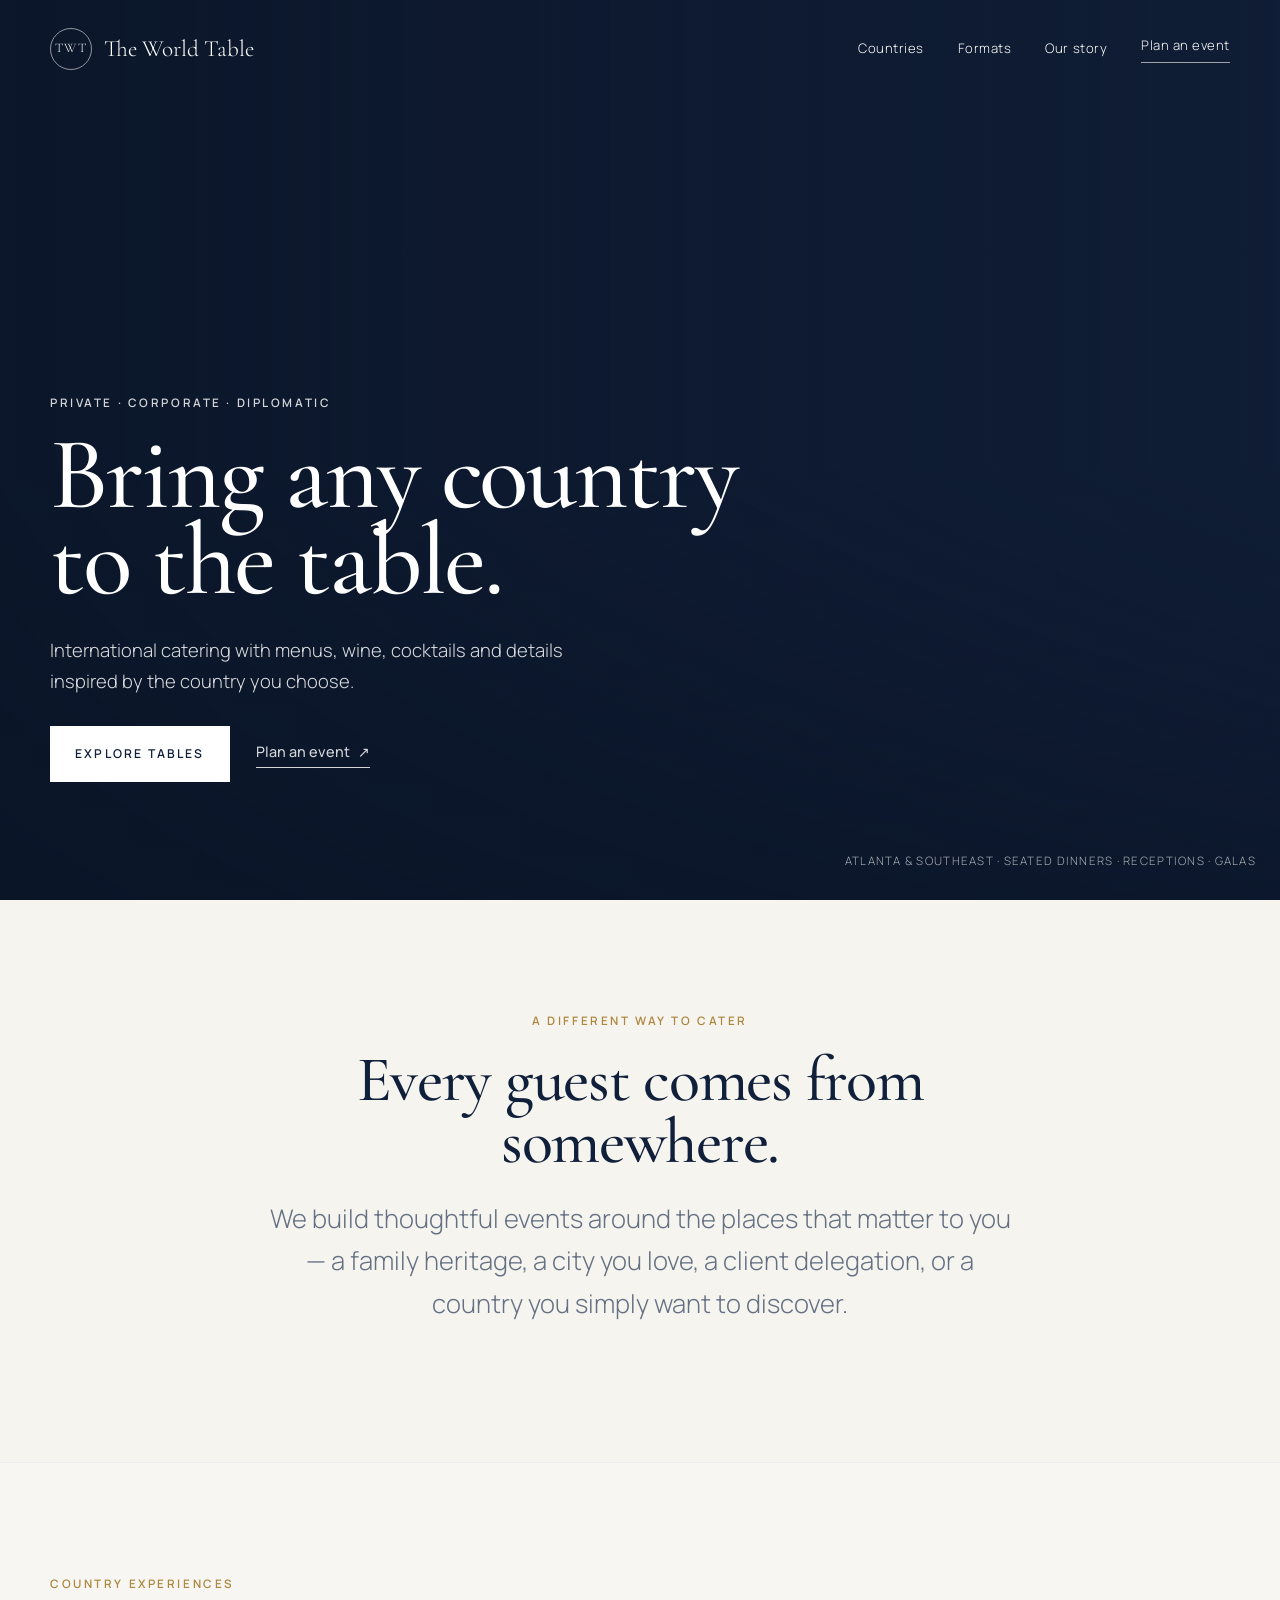
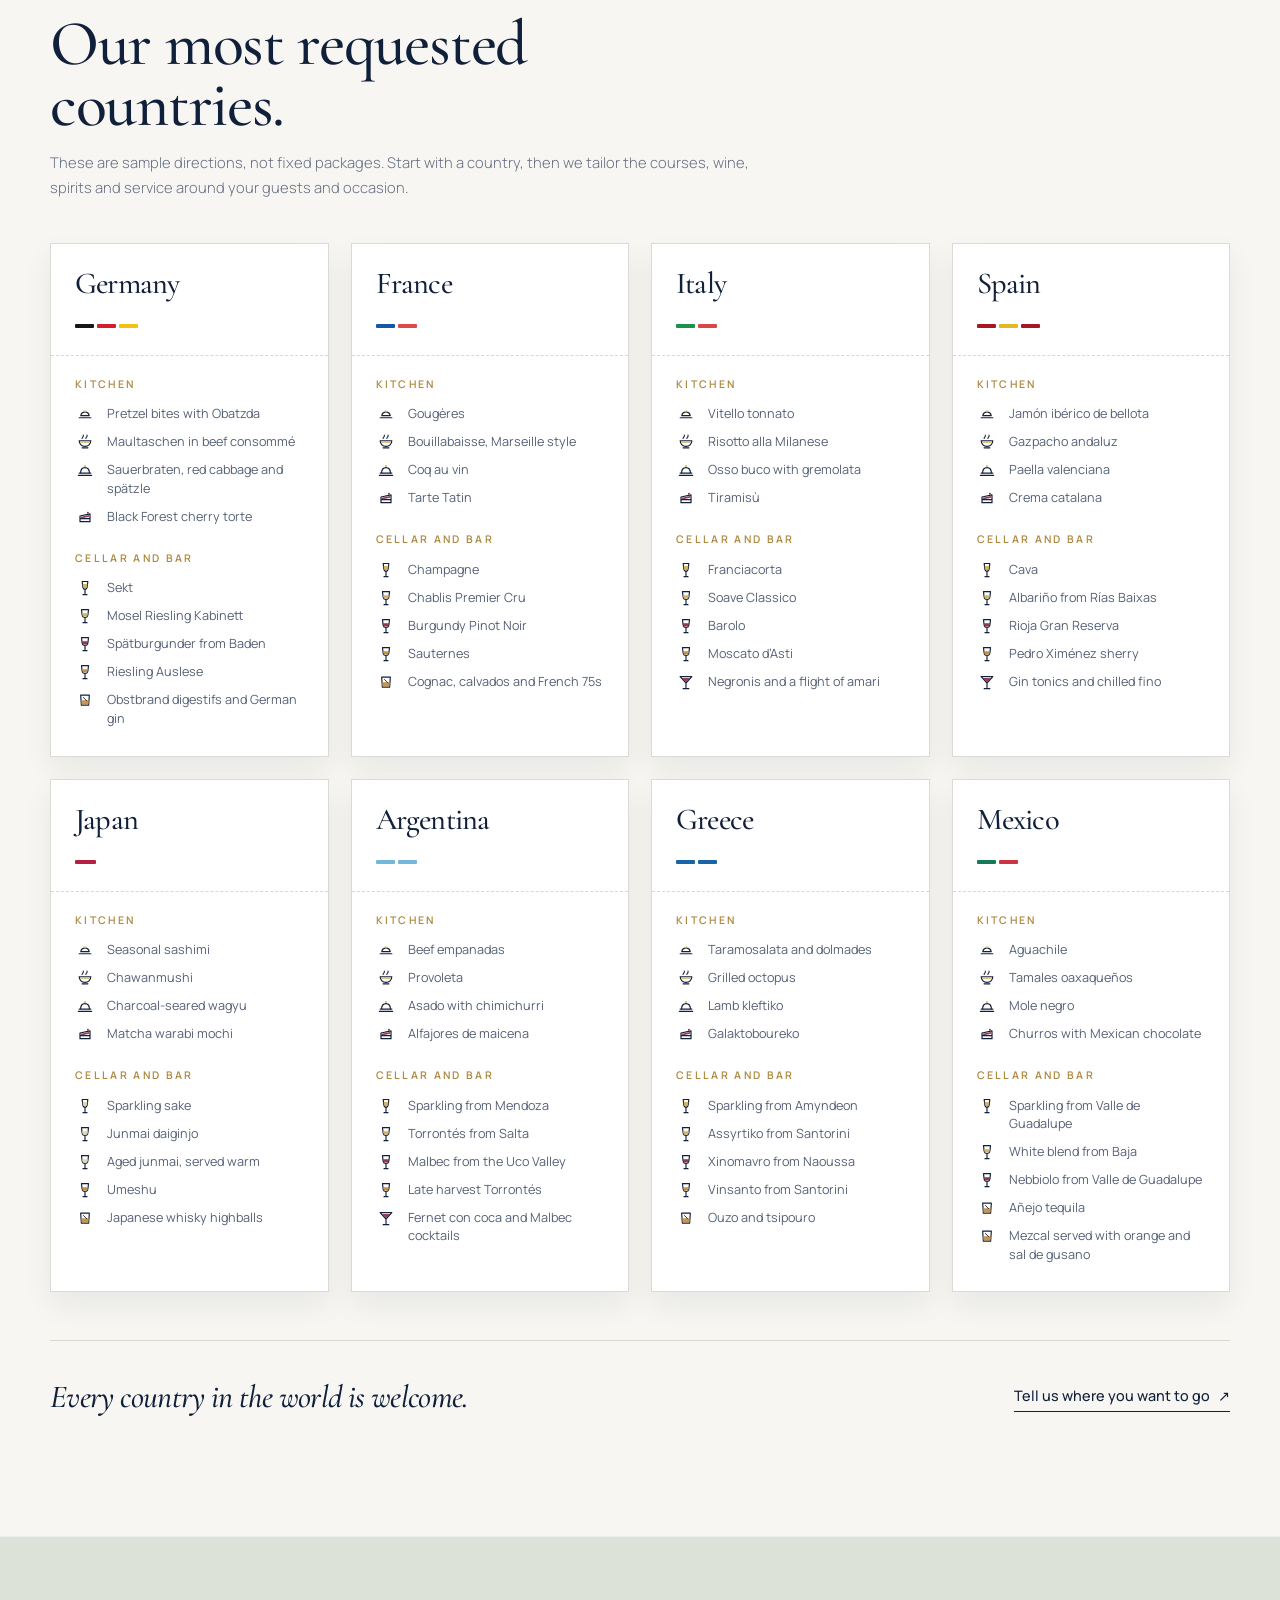
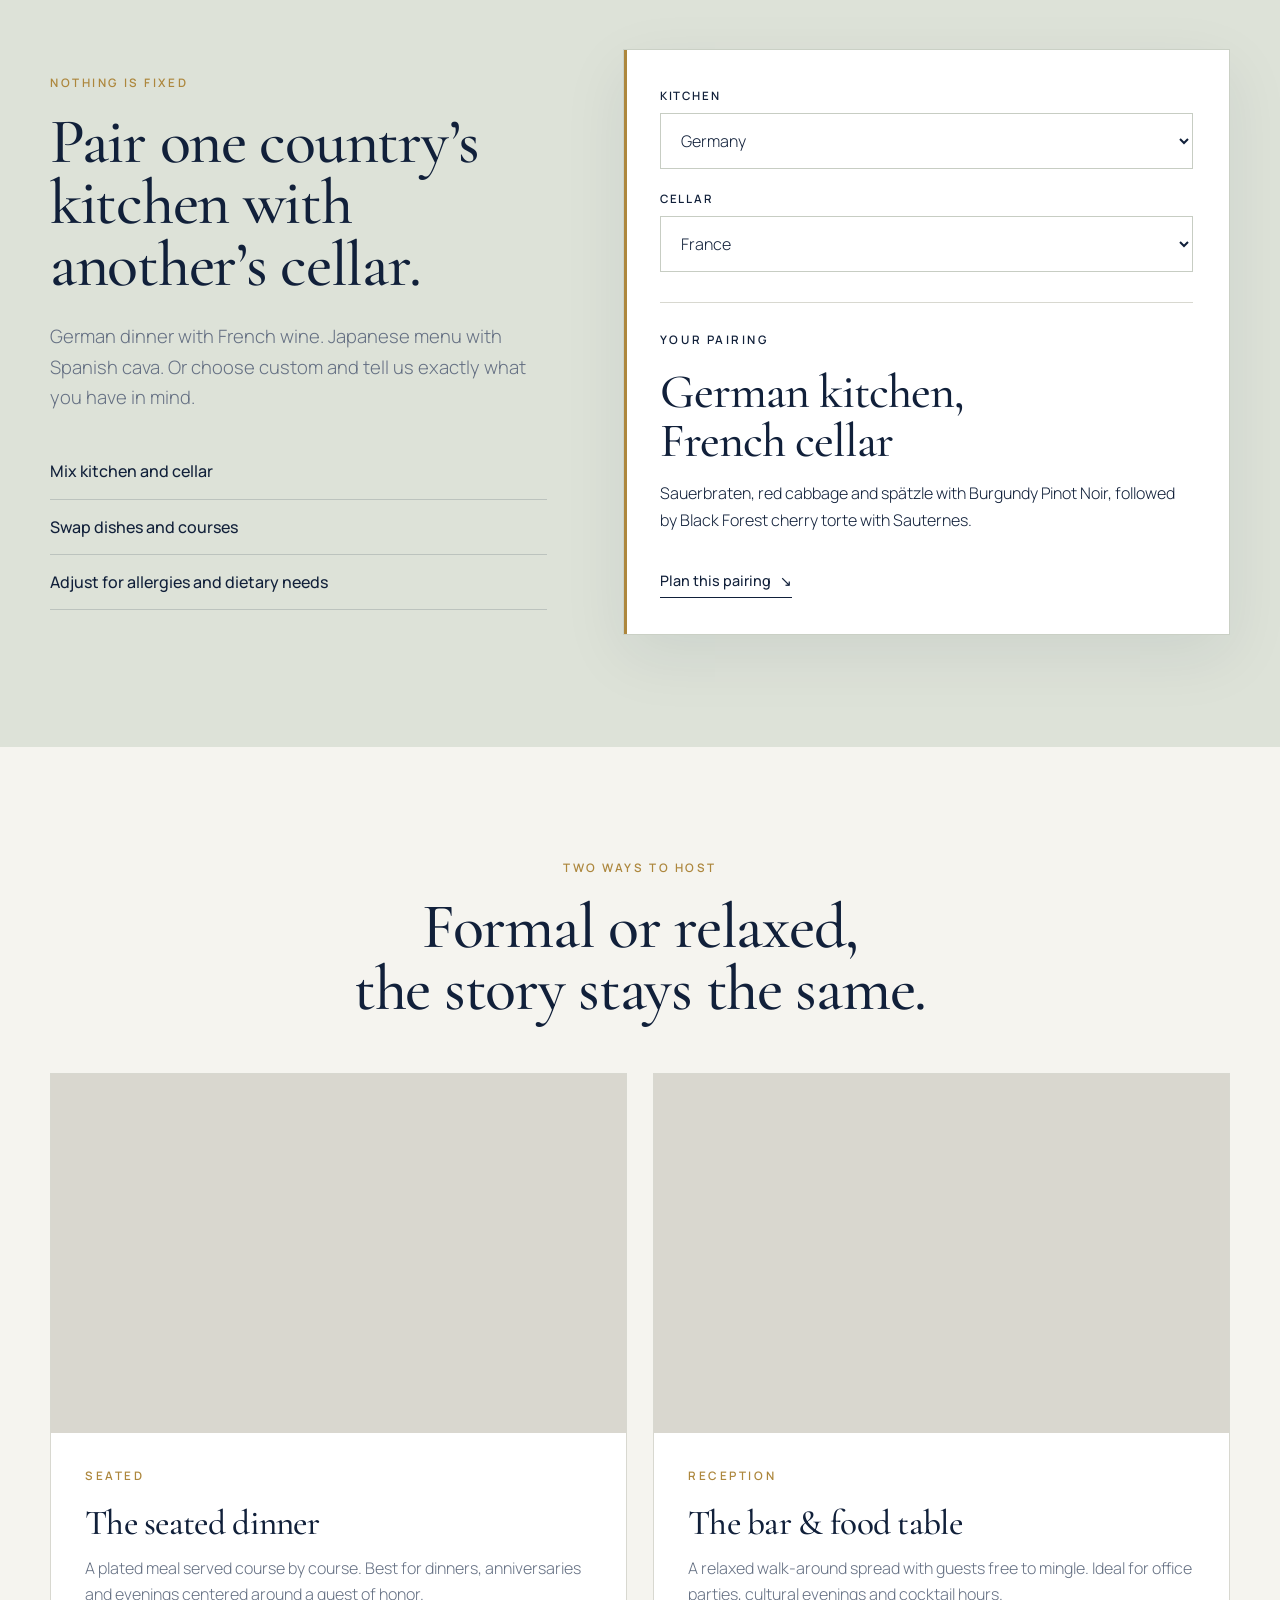
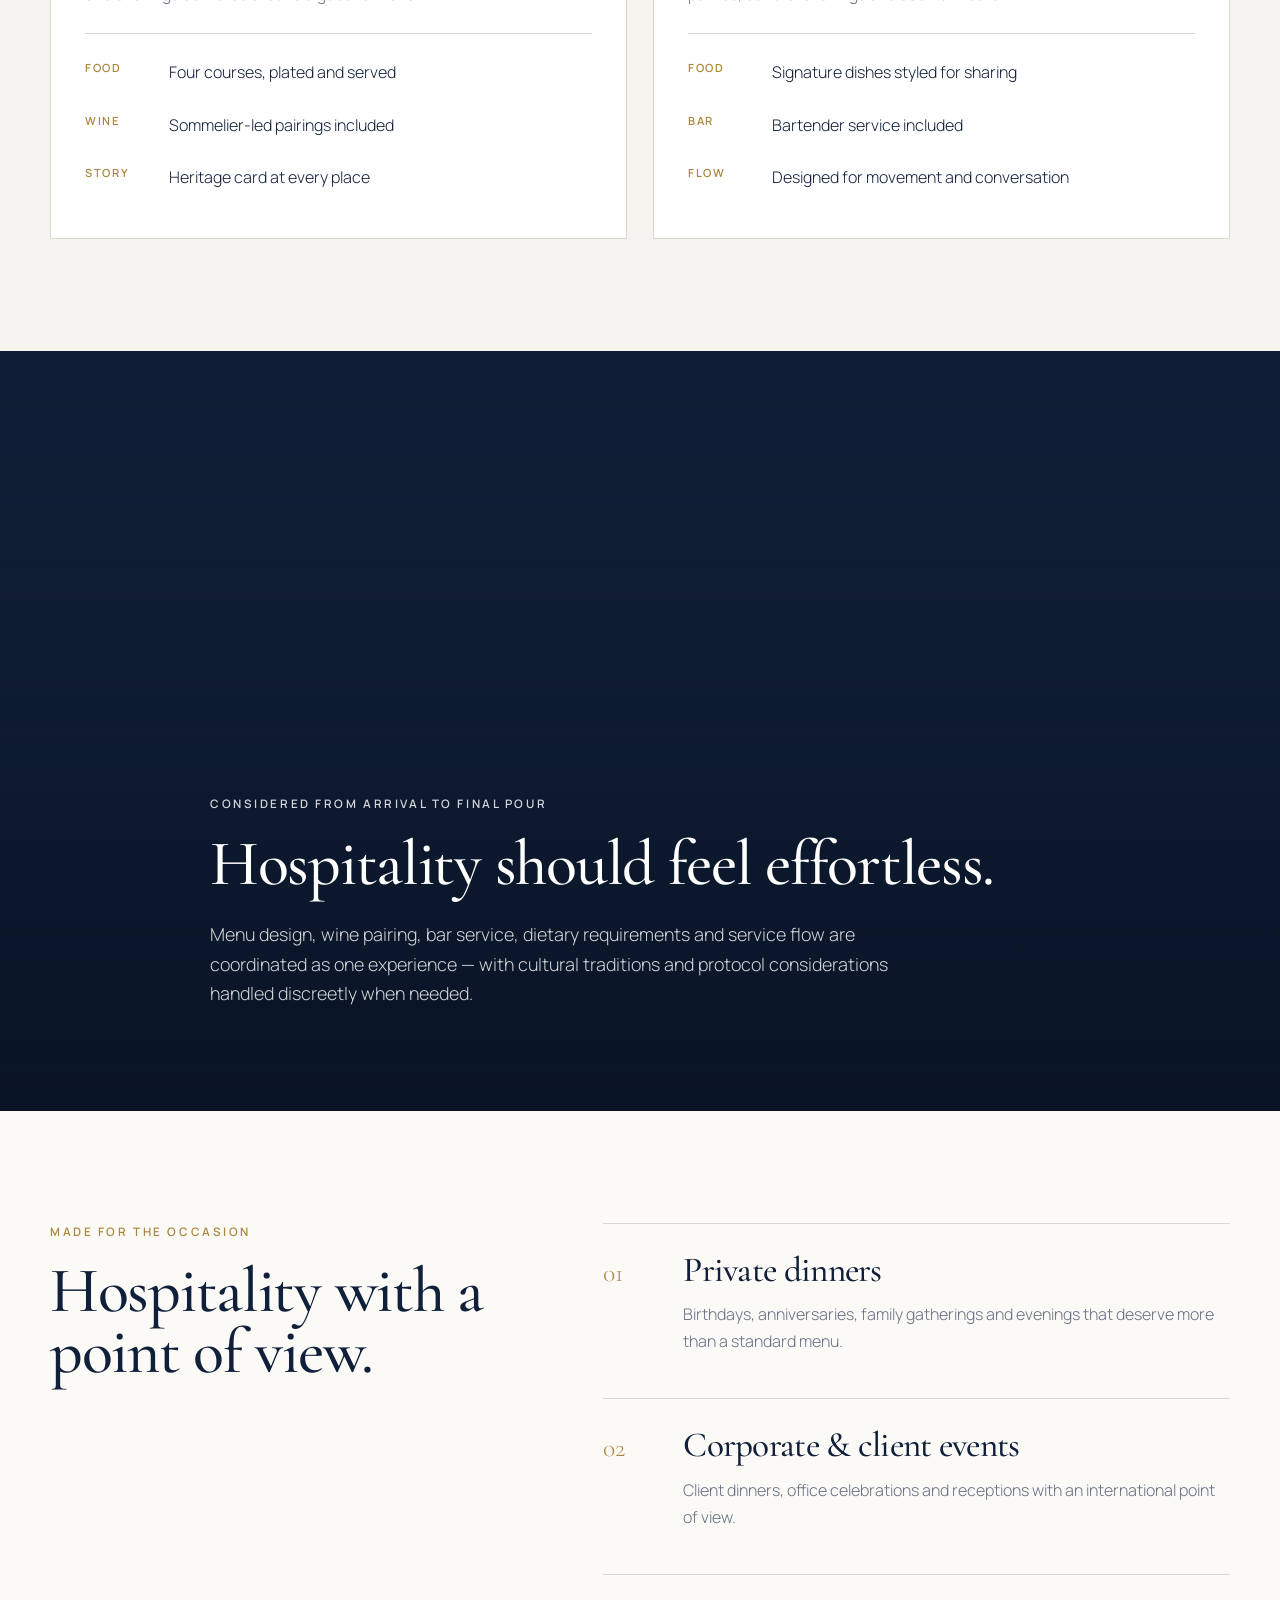
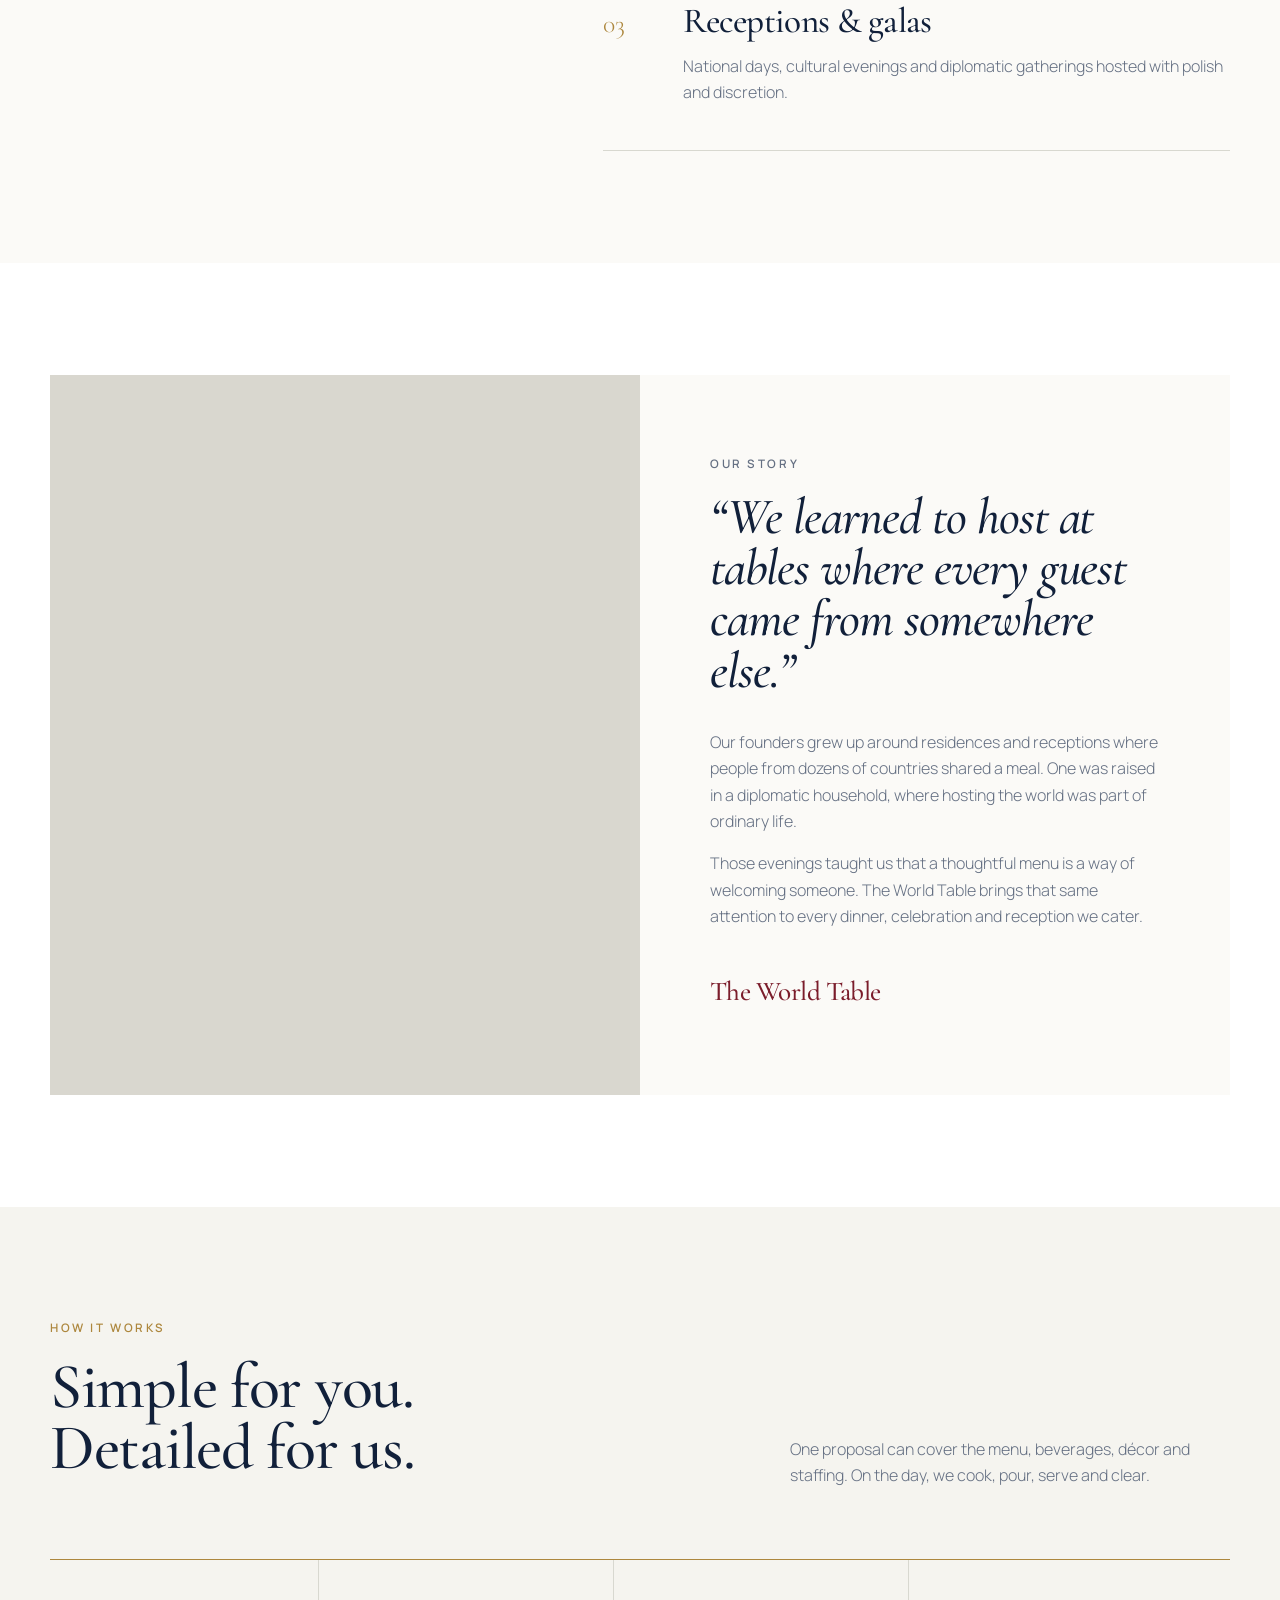
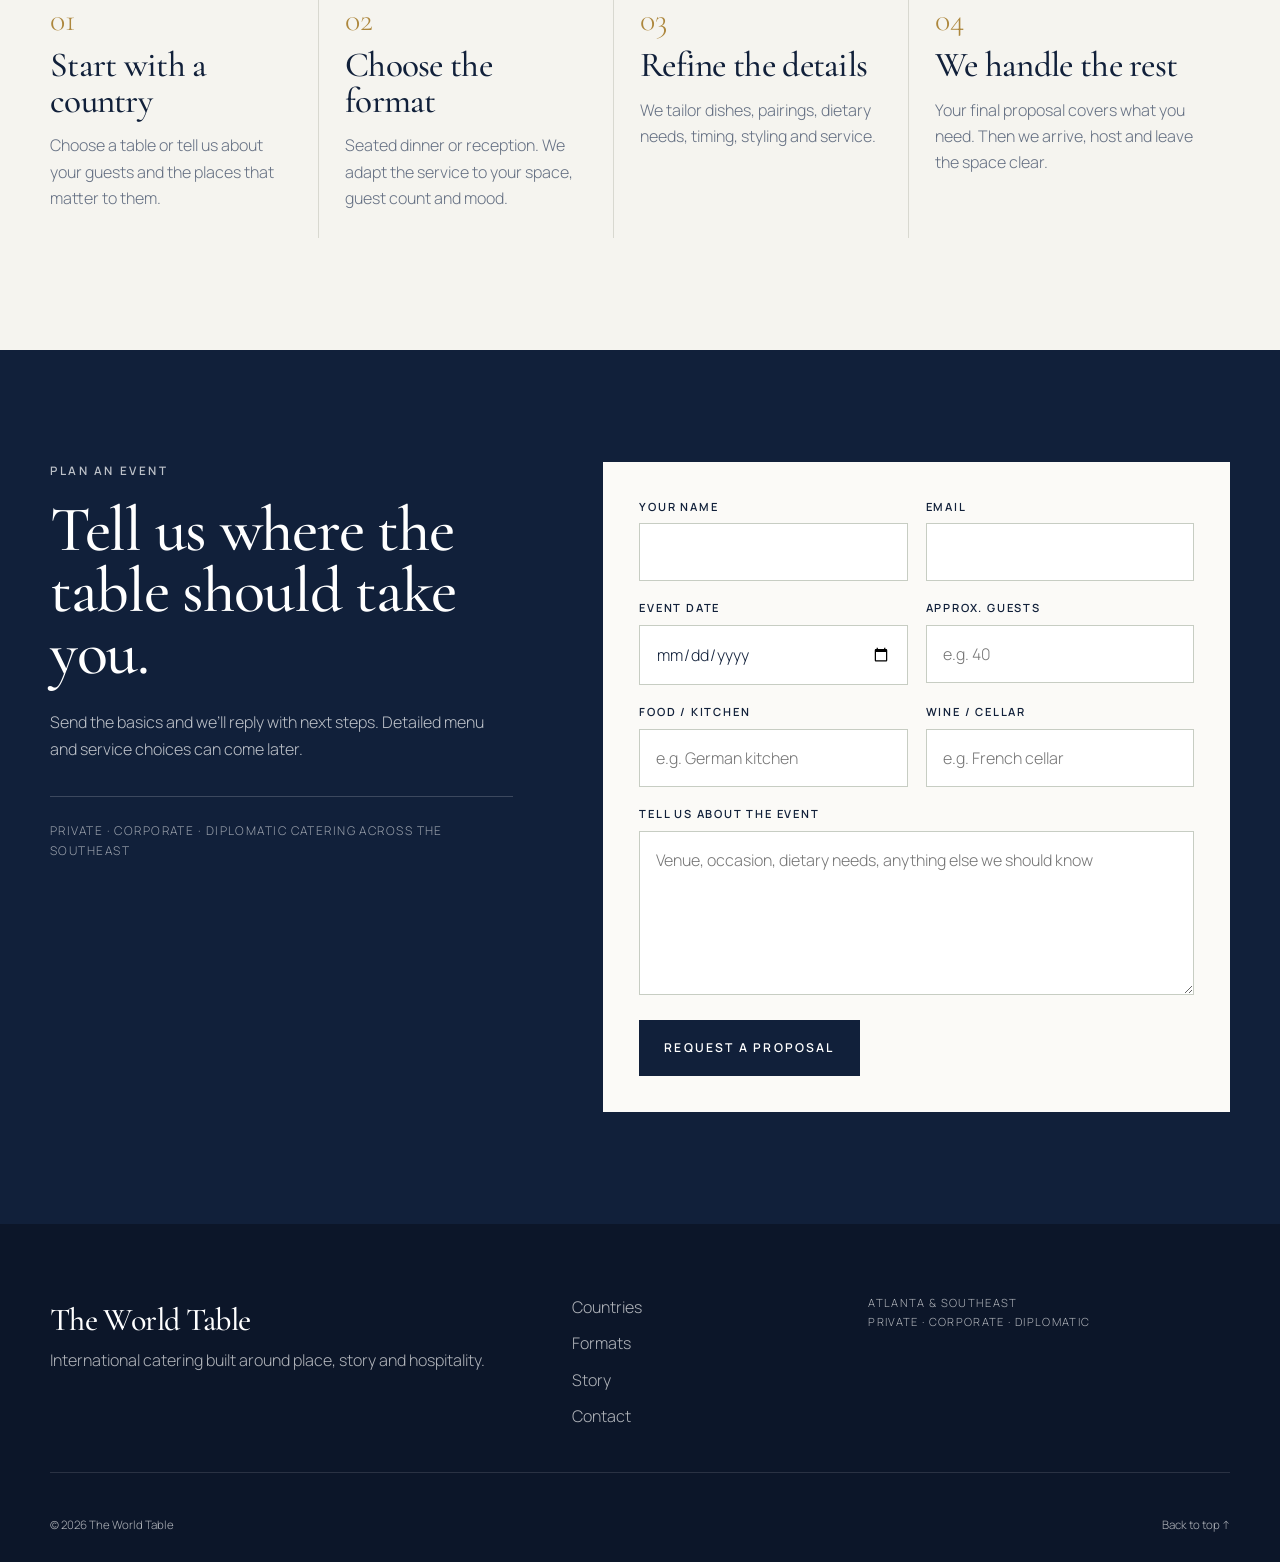
<file: index.html>
<!doctype html>
<html lang="en">
<head>
  <meta charset="utf-8" />
  <meta name="viewport" content="width=device-width, initial-scale=1" />
  <meta name="description" content="The World Table — private, corporate and diplomatic catering inspired by countries around the world." />
  <title>The World Table — International Catering</title>
  <!-- Build: v7 -->
  <link rel="preconnect" href="https://fonts.googleapis.com">
  <link rel="preconnect" href="https://fonts.gstatic.com" crossorigin>
  <link href="https://fonts.googleapis.com/css2?family=Cormorant+Garamond:ital,wght@0,500;0,600;1,500&family=Manrope:wght@300;400;500;600&display=swap" rel="stylesheet">
  <link rel="stylesheet" href="styles_v7.css" />
</head>
<body>

  <svg class="icon-sprite" aria-hidden="true" focusable="false">
    <symbol id="icon-starter" viewBox="0 0 24 24">
      <path d="M5 16.5h14M7 14c.3-2.6 2.2-4.3 5-4.3s4.7 1.7 5 4.3H7Z" fill="none" stroke="currentColor" stroke-width="1.45" stroke-linecap="round" stroke-linejoin="round"/>
      <ellipse cx="12" cy="9" rx="2.2" ry="1.25" fill="var(--icon-accent,#c29a45)" stroke="none"/>
    </symbol>
    <symbol id="icon-bowl" viewBox="0 0 24 24">
      <path d="M5 10.5h14c-.4 4-3.2 6.7-7 6.7s-6.6-2.7-7-6.7ZM8.5 19h7" fill="none" stroke="currentColor" stroke-width="1.45" stroke-linecap="round" stroke-linejoin="round"/>
      <path d="M8.5 7.7c0-1 .8-1.5 1.25-2.15.45-.64.5-1.16.2-1.85M13 7.7c0-1 .8-1.5 1.25-2.15.45-.64.5-1.16.2-1.85" fill="none" stroke="currentColor" stroke-width="1.25" stroke-linecap="round"/>
      <path d="M6.3 11.2h11.4c-.22.8-.54 1.5-.94 2.08H7.24c-.4-.58-.72-1.28-.94-2.08Z" fill="var(--icon-accent,#d8b55b)" stroke="none" opacity=".72"/>
    </symbol>
    <symbol id="icon-cloche" viewBox="0 0 24 24">
      <path d="M5 15.7h14M6.7 15.7c0-3.9 2.1-6.6 5.3-6.6s5.3 2.7 5.3 6.6M4 18.4h16" fill="none" stroke="currentColor" stroke-width="1.45" stroke-linecap="round" stroke-linejoin="round"/>
      <circle cx="12" cy="7.1" r="1.15" fill="var(--icon-accent,#c29a45)" stroke="none"/>
    </symbol>
    <symbol id="icon-dessert" viewBox="0 0 24 24">
      <path d="M6 10.8 18 8.3v9.3H6v-6.8ZM6 14h12" fill="none" stroke="currentColor" stroke-width="1.45" stroke-linejoin="round"/>
      <path d="M7.2 11.7 16.8 9.7v2.1l-9.6 1.9v-2Z" fill="var(--icon-accent,#a8253d)" stroke="none" opacity=".9"/>
      <circle cx="15.5" cy="6.9" r="1.15" fill="var(--icon-accent,#a8253d)" stroke="none"/>
    </symbol>
    <symbol id="icon-flute" viewBox="0 0 24 24">
      <path d="M8.6 4.2h6.8l-.75 6.2c-.22 2-1.12 3.1-2.65 3.1s-2.43-1.1-2.65-3.1l-.75-6.2ZM12 13.5v5M9.6 20h4.8" fill="none" stroke="currentColor" stroke-width="1.4" stroke-linecap="round" stroke-linejoin="round"/>
      <path d="M9.2 7.2h5.6l-.42 3.1c-.18 1.35-.91 2.1-2.38 2.1s-2.2-.75-2.38-2.1l-.42-3.1Z" fill="var(--icon-accent,#ddb64e)" stroke="none" opacity=".9"/>
    </symbol>
    <symbol id="icon-wine" viewBox="0 0 24 24">
      <path d="M7.8 4.3h8.4l-.65 5.85c-.27 2.35-1.4 3.65-3.55 3.65s-3.28-1.3-3.55-3.65L7.8 4.3ZM12 13.8v5M9.6 20h4.8" fill="none" stroke="currentColor" stroke-width="1.4" stroke-linecap="round" stroke-linejoin="round"/>
      <path d="M8.5 8.8h7l-.15 1.32c-.2 1.74-1.02 2.62-3.35 2.62s-3.15-.88-3.35-2.62L8.5 8.8Z" fill="var(--icon-accent,#8a263d)" stroke="none" opacity=".93"/>
    </symbol>
    <symbol id="icon-cocktail" viewBox="0 0 24 24">
      <path d="M5 5.4h14l-7 7.8-7-7.8ZM12 13.2v5.4M8.6 20h6.8" fill="none" stroke="currentColor" stroke-width="1.4" stroke-linecap="round" stroke-linejoin="round"/>
      <path d="M7.4 7h9.2L12 12.05 7.4 7Z" fill="var(--icon-accent,#b54a34)" stroke="none" opacity=".9"/>
    </symbol>
    <symbol id="icon-tumbler" viewBox="0 0 24 24">
      <path d="M6.8 6.2h10.4l-.85 12H7.65l-.85-12Z" fill="none" stroke="currentColor" stroke-width="1.4" stroke-linejoin="round"/>
      <path d="M7.35 12.2h9.3l-.42 5.05H7.77l-.42-5.05Z" fill="var(--icon-accent,#bf7d2b)" stroke="none" opacity=".88"/>
      <path d="m10.2 9 3.8 4" fill="none" stroke="currentColor" stroke-width="1.1" stroke-linecap="round"/>
    </symbol>
  </svg>
  <header class="site-header" id="top">
    <a class="brand" href="#top" aria-label="The World Table home">
      <span class="brand-mark">TWT</span>
      <span class="brand-name">The World Table</span>
    </a>
    <button class="menu-toggle" aria-expanded="false" aria-controls="site-nav" aria-label="Open menu">
      <span></span><span></span>
    </button>
    <nav class="site-nav" id="site-nav">
      <a href="#experiences">Countries</a>
      <a href="#formats">Formats</a>
      <a href="#story">Our story</a>
      <a class="nav-cta" href="#inquire">Plan an event</a>
    </nav>
  </header>

  <main>
    <section class="hero">
      <div class="hero-media" role="img" aria-label="Elegant dinner table set for a private event"></div>
      <div class="hero-overlay"></div>
      <div class="hero-content container">
        <p class="eyebrow light">Private · Corporate · Diplomatic</p>
        <h1>Bring any country<br>to the table.</h1>
        <p class="hero-copy">International catering with menus, wine, cocktails and details inspired by the country you choose.</p>
        <div class="hero-actions">
          <a class="btn btn-light" href="#experiences">Explore tables</a>
          <a class="text-link light" href="#inquire">Plan an event <span>↗</span></a>
        </div>
      </div>
      <div class="hero-foot">Atlanta & Southeast · Seated dinners · Receptions · Galas</div>
    </section>

    <section class="intro section container narrow">
      <p class="kicker">A different way to cater</p>
      <h2>Every guest comes from somewhere.</h2>
      <p class="lead">We build thoughtful events around the places that matter to you — a family heritage, a city you love, a client delegation, or a country you simply want to discover.</p>
    </section>

    <section class="experiences section country-showcase" id="experiences">
      <div class="container country-menu-heading">
        <div>
          <p class="kicker">Country experiences</p>
          <h2>Our most requested countries.</h2>
          <p class="country-menu-intro">These are sample directions, not fixed packages. Start with a country, then we tailor the courses, wine, spirits and service around your guests and occasion.</p>
        </div>
      </div>

      <div class="country-scroll-hint container" aria-hidden="true">Swipe to explore sample tables <span>→</span></div>

      <div class="country-menu-grid">
        <article class="country-menu-card" data-country="Germany" role="button" tabindex="0" aria-label="Use Germany as the starting country">
          <header class="country-card-head">
            <h3>Germany</h3>
            <span class="flag-pips flag-germany" aria-hidden="true"><i></i><i></i><i></i></span>
          </header>
          <div class="country-card-body">
            <div class="menu-group">
              <p class="menu-label">Kitchen</p>
              <ul><li><svg class="menu-icon tone-gold" width="20" height="20" viewBox="0 0 24 24" aria-hidden="true"><use href="#icon-starter"></use></svg><span>Pretzel bites with Obatzda</span></li><li><svg class="menu-icon tone-gold" width="20" height="20" viewBox="0 0 24 24" aria-hidden="true"><use href="#icon-bowl"></use></svg><span>Maultaschen in beef consommé</span></li><li><svg class="menu-icon tone-gold" width="20" height="20" viewBox="0 0 24 24" aria-hidden="true"><use href="#icon-cloche"></use></svg><span>Sauerbraten, red cabbage and spätzle</span></li><li><svg class="menu-icon tone-red" width="20" height="20" viewBox="0 0 24 24" aria-hidden="true"><use href="#icon-dessert"></use></svg><span>Black Forest cherry torte</span></li></ul>
            </div>
            <div class="menu-group cellar-group">
              <p class="menu-label">Cellar and bar</p>
              <ul><li><svg class="menu-icon tone-gold" width="20" height="20" viewBox="0 0 24 24" aria-hidden="true"><use href="#icon-flute"></use></svg><span>Sekt</span></li><li><svg class="menu-icon tone-gold" width="20" height="20" viewBox="0 0 24 24" aria-hidden="true"><use href="#icon-wine"></use></svg><span>Mosel Riesling Kabinett</span></li><li><svg class="menu-icon tone-red" width="20" height="20" viewBox="0 0 24 24" aria-hidden="true"><use href="#icon-wine"></use></svg><span>Spätburgunder from Baden</span></li><li><svg class="menu-icon tone-amber" width="20" height="20" viewBox="0 0 24 24" aria-hidden="true"><use href="#icon-wine"></use></svg><span>Riesling Auslese</span></li><li><svg class="menu-icon tone-amber" width="20" height="20" viewBox="0 0 24 24" aria-hidden="true"><use href="#icon-tumbler"></use></svg><span>Obstbrand digestifs and German gin</span></li></ul>
            </div>
          </div>
        </article>
        <article class="country-menu-card" data-country="France" role="button" tabindex="0" aria-label="Use France as the starting country">
          <header class="country-card-head">
            <h3>France</h3>
            <span class="flag-pips flag-france" aria-hidden="true"><i></i><i></i></span>
          </header>
          <div class="country-card-body">
            <div class="menu-group">
              <p class="menu-label">Kitchen</p>
              <ul><li><svg class="menu-icon tone-gold" width="20" height="20" viewBox="0 0 24 24" aria-hidden="true"><use href="#icon-starter"></use></svg><span>Gougères</span></li><li><svg class="menu-icon tone-gold" width="20" height="20" viewBox="0 0 24 24" aria-hidden="true"><use href="#icon-bowl"></use></svg><span>Bouillabaisse, Marseille style</span></li><li><svg class="menu-icon tone-gold" width="20" height="20" viewBox="0 0 24 24" aria-hidden="true"><use href="#icon-cloche"></use></svg><span>Coq au vin</span></li><li><svg class="menu-icon tone-red" width="20" height="20" viewBox="0 0 24 24" aria-hidden="true"><use href="#icon-dessert"></use></svg><span>Tarte Tatin</span></li></ul>
            </div>
            <div class="menu-group cellar-group">
              <p class="menu-label">Cellar and bar</p>
              <ul><li><svg class="menu-icon tone-gold" width="20" height="20" viewBox="0 0 24 24" aria-hidden="true"><use href="#icon-flute"></use></svg><span>Champagne</span></li><li><svg class="menu-icon tone-gold" width="20" height="20" viewBox="0 0 24 24" aria-hidden="true"><use href="#icon-wine"></use></svg><span>Chablis Premier Cru</span></li><li><svg class="menu-icon tone-red" width="20" height="20" viewBox="0 0 24 24" aria-hidden="true"><use href="#icon-wine"></use></svg><span>Burgundy Pinot Noir</span></li><li><svg class="menu-icon tone-amber" width="20" height="20" viewBox="0 0 24 24" aria-hidden="true"><use href="#icon-wine"></use></svg><span>Sauternes</span></li><li><svg class="menu-icon tone-amber" width="20" height="20" viewBox="0 0 24 24" aria-hidden="true"><use href="#icon-tumbler"></use></svg><span>Cognac, calvados and French 75s</span></li></ul>
            </div>
          </div>
        </article>
        <article class="country-menu-card" data-country="Italy" role="button" tabindex="0" aria-label="Use Italy as the starting country">
          <header class="country-card-head">
            <h3>Italy</h3>
            <span class="flag-pips flag-italy" aria-hidden="true"><i></i><i></i></span>
          </header>
          <div class="country-card-body">
            <div class="menu-group">
              <p class="menu-label">Kitchen</p>
              <ul><li><svg class="menu-icon tone-gold" width="20" height="20" viewBox="0 0 24 24" aria-hidden="true"><use href="#icon-starter"></use></svg><span>Vitello tonnato</span></li><li><svg class="menu-icon tone-gold" width="20" height="20" viewBox="0 0 24 24" aria-hidden="true"><use href="#icon-bowl"></use></svg><span>Risotto alla Milanese</span></li><li><svg class="menu-icon tone-gold" width="20" height="20" viewBox="0 0 24 24" aria-hidden="true"><use href="#icon-cloche"></use></svg><span>Osso buco with gremolata</span></li><li><svg class="menu-icon tone-red" width="20" height="20" viewBox="0 0 24 24" aria-hidden="true"><use href="#icon-dessert"></use></svg><span>Tiramisù</span></li></ul>
            </div>
            <div class="menu-group cellar-group">
              <p class="menu-label">Cellar and bar</p>
              <ul><li><svg class="menu-icon tone-gold" width="20" height="20" viewBox="0 0 24 24" aria-hidden="true"><use href="#icon-flute"></use></svg><span>Franciacorta</span></li><li><svg class="menu-icon tone-gold" width="20" height="20" viewBox="0 0 24 24" aria-hidden="true"><use href="#icon-wine"></use></svg><span>Soave Classico</span></li><li><svg class="menu-icon tone-red" width="20" height="20" viewBox="0 0 24 24" aria-hidden="true"><use href="#icon-wine"></use></svg><span>Barolo</span></li><li><svg class="menu-icon tone-amber" width="20" height="20" viewBox="0 0 24 24" aria-hidden="true"><use href="#icon-wine"></use></svg><span>Moscato d’Asti</span></li><li><svg class="menu-icon tone-red" width="20" height="20" viewBox="0 0 24 24" aria-hidden="true"><use href="#icon-cocktail"></use></svg><span>Negronis and a flight of amari</span></li></ul>
            </div>
          </div>
        </article>
        <article class="country-menu-card" data-country="Spain" role="button" tabindex="0" aria-label="Use Spain as the starting country">
          <header class="country-card-head">
            <h3>Spain</h3>
            <span class="flag-pips flag-spain" aria-hidden="true"><i></i><i></i><i></i></span>
          </header>
          <div class="country-card-body">
            <div class="menu-group">
              <p class="menu-label">Kitchen</p>
              <ul><li><svg class="menu-icon tone-gold" width="20" height="20" viewBox="0 0 24 24" aria-hidden="true"><use href="#icon-starter"></use></svg><span>Jamón ibérico de bellota</span></li><li><svg class="menu-icon tone-gold" width="20" height="20" viewBox="0 0 24 24" aria-hidden="true"><use href="#icon-bowl"></use></svg><span>Gazpacho andaluz</span></li><li><svg class="menu-icon tone-gold" width="20" height="20" viewBox="0 0 24 24" aria-hidden="true"><use href="#icon-cloche"></use></svg><span>Paella valenciana</span></li><li><svg class="menu-icon tone-red" width="20" height="20" viewBox="0 0 24 24" aria-hidden="true"><use href="#icon-dessert"></use></svg><span>Crema catalana</span></li></ul>
            </div>
            <div class="menu-group cellar-group">
              <p class="menu-label">Cellar and bar</p>
              <ul><li><svg class="menu-icon tone-gold" width="20" height="20" viewBox="0 0 24 24" aria-hidden="true"><use href="#icon-flute"></use></svg><span>Cava</span></li><li><svg class="menu-icon tone-gold" width="20" height="20" viewBox="0 0 24 24" aria-hidden="true"><use href="#icon-wine"></use></svg><span>Albariño from Rías Baixas</span></li><li><svg class="menu-icon tone-red" width="20" height="20" viewBox="0 0 24 24" aria-hidden="true"><use href="#icon-wine"></use></svg><span>Rioja Gran Reserva</span></li><li><svg class="menu-icon tone-amber" width="20" height="20" viewBox="0 0 24 24" aria-hidden="true"><use href="#icon-wine"></use></svg><span>Pedro Ximénez sherry</span></li><li><svg class="menu-icon tone-red" width="20" height="20" viewBox="0 0 24 24" aria-hidden="true"><use href="#icon-cocktail"></use></svg><span>Gin tonics and chilled fino</span></li></ul>
            </div>
          </div>
        </article>
        <article class="country-menu-card" data-country="Japan" role="button" tabindex="0" aria-label="Use Japan as the starting country">
          <header class="country-card-head">
            <h3>Japan</h3>
            <span class="flag-pips flag-japan" aria-hidden="true"><i></i></span>
          </header>
          <div class="country-card-body">
            <div class="menu-group">
              <p class="menu-label">Kitchen</p>
              <ul><li><svg class="menu-icon tone-gold" width="20" height="20" viewBox="0 0 24 24" aria-hidden="true"><use href="#icon-starter"></use></svg><span>Seasonal sashimi</span></li><li><svg class="menu-icon tone-gold" width="20" height="20" viewBox="0 0 24 24" aria-hidden="true"><use href="#icon-bowl"></use></svg><span>Chawanmushi</span></li><li><svg class="menu-icon tone-gold" width="20" height="20" viewBox="0 0 24 24" aria-hidden="true"><use href="#icon-cloche"></use></svg><span>Charcoal-seared wagyu</span></li><li><svg class="menu-icon tone-red" width="20" height="20" viewBox="0 0 24 24" aria-hidden="true"><use href="#icon-dessert"></use></svg><span>Matcha warabi mochi</span></li></ul>
            </div>
            <div class="menu-group cellar-group">
              <p class="menu-label">Cellar and bar</p>
              <ul><li><svg class="menu-icon tone-pale" width="20" height="20" viewBox="0 0 24 24" aria-hidden="true"><use href="#icon-flute"></use></svg><span>Sparkling sake</span></li><li><svg class="menu-icon tone-pale" width="20" height="20" viewBox="0 0 24 24" aria-hidden="true"><use href="#icon-wine"></use></svg><span>Junmai daiginjo</span></li><li><svg class="menu-icon tone-pale" width="20" height="20" viewBox="0 0 24 24" aria-hidden="true"><use href="#icon-wine"></use></svg><span>Aged junmai, served warm</span></li><li><svg class="menu-icon tone-amber" width="20" height="20" viewBox="0 0 24 24" aria-hidden="true"><use href="#icon-wine"></use></svg><span>Umeshu</span></li><li><svg class="menu-icon tone-amber" width="20" height="20" viewBox="0 0 24 24" aria-hidden="true"><use href="#icon-tumbler"></use></svg><span>Japanese whisky highballs</span></li></ul>
            </div>
          </div>
        </article>
        <article class="country-menu-card" data-country="Argentina" role="button" tabindex="0" aria-label="Use Argentina as the starting country">
          <header class="country-card-head">
            <h3>Argentina</h3>
            <span class="flag-pips flag-argentina" aria-hidden="true"><i></i><i></i></span>
          </header>
          <div class="country-card-body">
            <div class="menu-group">
              <p class="menu-label">Kitchen</p>
              <ul><li><svg class="menu-icon tone-gold" width="20" height="20" viewBox="0 0 24 24" aria-hidden="true"><use href="#icon-starter"></use></svg><span>Beef empanadas</span></li><li><svg class="menu-icon tone-gold" width="20" height="20" viewBox="0 0 24 24" aria-hidden="true"><use href="#icon-bowl"></use></svg><span>Provoleta</span></li><li><svg class="menu-icon tone-gold" width="20" height="20" viewBox="0 0 24 24" aria-hidden="true"><use href="#icon-cloche"></use></svg><span>Asado with chimichurri</span></li><li><svg class="menu-icon tone-red" width="20" height="20" viewBox="0 0 24 24" aria-hidden="true"><use href="#icon-dessert"></use></svg><span>Alfajores de maicena</span></li></ul>
            </div>
            <div class="menu-group cellar-group">
              <p class="menu-label">Cellar and bar</p>
              <ul><li><svg class="menu-icon tone-gold" width="20" height="20" viewBox="0 0 24 24" aria-hidden="true"><use href="#icon-flute"></use></svg><span>Sparkling from Mendoza</span></li><li><svg class="menu-icon tone-gold" width="20" height="20" viewBox="0 0 24 24" aria-hidden="true"><use href="#icon-wine"></use></svg><span>Torrontés from Salta</span></li><li><svg class="menu-icon tone-red" width="20" height="20" viewBox="0 0 24 24" aria-hidden="true"><use href="#icon-wine"></use></svg><span>Malbec from the Uco Valley</span></li><li><svg class="menu-icon tone-amber" width="20" height="20" viewBox="0 0 24 24" aria-hidden="true"><use href="#icon-wine"></use></svg><span>Late harvest Torrontés</span></li><li><svg class="menu-icon tone-red" width="20" height="20" viewBox="0 0 24 24" aria-hidden="true"><use href="#icon-cocktail"></use></svg><span>Fernet con coca and Malbec cocktails</span></li></ul>
            </div>
          </div>
        </article>
        <article class="country-menu-card" data-country="Greece" role="button" tabindex="0" aria-label="Use Greece as the starting country">
          <header class="country-card-head">
            <h3>Greece</h3>
            <span class="flag-pips flag-greece" aria-hidden="true"><i></i><i></i></span>
          </header>
          <div class="country-card-body">
            <div class="menu-group">
              <p class="menu-label">Kitchen</p>
              <ul><li><svg class="menu-icon tone-gold" width="20" height="20" viewBox="0 0 24 24" aria-hidden="true"><use href="#icon-starter"></use></svg><span>Taramosalata and dolmades</span></li><li><svg class="menu-icon tone-gold" width="20" height="20" viewBox="0 0 24 24" aria-hidden="true"><use href="#icon-bowl"></use></svg><span>Grilled octopus</span></li><li><svg class="menu-icon tone-gold" width="20" height="20" viewBox="0 0 24 24" aria-hidden="true"><use href="#icon-cloche"></use></svg><span>Lamb kleftiko</span></li><li><svg class="menu-icon tone-red" width="20" height="20" viewBox="0 0 24 24" aria-hidden="true"><use href="#icon-dessert"></use></svg><span>Galaktoboureko</span></li></ul>
            </div>
            <div class="menu-group cellar-group">
              <p class="menu-label">Cellar and bar</p>
              <ul><li><svg class="menu-icon tone-gold" width="20" height="20" viewBox="0 0 24 24" aria-hidden="true"><use href="#icon-flute"></use></svg><span>Sparkling from Amyndeon</span></li><li><svg class="menu-icon tone-gold" width="20" height="20" viewBox="0 0 24 24" aria-hidden="true"><use href="#icon-wine"></use></svg><span>Assyrtiko from Santorini</span></li><li><svg class="menu-icon tone-red" width="20" height="20" viewBox="0 0 24 24" aria-hidden="true"><use href="#icon-wine"></use></svg><span>Xinomavro from Naoussa</span></li><li><svg class="menu-icon tone-amber" width="20" height="20" viewBox="0 0 24 24" aria-hidden="true"><use href="#icon-wine"></use></svg><span>Vinsanto from Santorini</span></li><li><svg class="menu-icon tone-amber" width="20" height="20" viewBox="0 0 24 24" aria-hidden="true"><use href="#icon-tumbler"></use></svg><span>Ouzo and tsipouro</span></li></ul>
            </div>
          </div>
        </article>
        <article class="country-menu-card" data-country="Mexico" role="button" tabindex="0" aria-label="Use Mexico as the starting country">
          <header class="country-card-head">
            <h3>Mexico</h3>
            <span class="flag-pips flag-mexico" aria-hidden="true"><i></i><i></i></span>
          </header>
          <div class="country-card-body">
            <div class="menu-group">
              <p class="menu-label">Kitchen</p>
              <ul><li><svg class="menu-icon tone-gold" width="20" height="20" viewBox="0 0 24 24" aria-hidden="true"><use href="#icon-starter"></use></svg><span>Aguachile</span></li><li><svg class="menu-icon tone-gold" width="20" height="20" viewBox="0 0 24 24" aria-hidden="true"><use href="#icon-bowl"></use></svg><span>Tamales oaxaqueños</span></li><li><svg class="menu-icon tone-gold" width="20" height="20" viewBox="0 0 24 24" aria-hidden="true"><use href="#icon-cloche"></use></svg><span>Mole negro</span></li><li><svg class="menu-icon tone-red" width="20" height="20" viewBox="0 0 24 24" aria-hidden="true"><use href="#icon-dessert"></use></svg><span>Churros with Mexican chocolate</span></li></ul>
            </div>
            <div class="menu-group cellar-group">
              <p class="menu-label">Cellar and bar</p>
              <ul><li><svg class="menu-icon tone-gold" width="20" height="20" viewBox="0 0 24 24" aria-hidden="true"><use href="#icon-flute"></use></svg><span>Sparkling from Valle de Guadalupe</span></li><li><svg class="menu-icon tone-gold" width="20" height="20" viewBox="0 0 24 24" aria-hidden="true"><use href="#icon-wine"></use></svg><span>White blend from Baja</span></li><li><svg class="menu-icon tone-red" width="20" height="20" viewBox="0 0 24 24" aria-hidden="true"><use href="#icon-wine"></use></svg><span>Nebbiolo from Valle de Guadalupe</span></li><li><svg class="menu-icon tone-amber" width="20" height="20" viewBox="0 0 24 24" aria-hidden="true"><use href="#icon-tumbler"></use></svg><span>Añejo tequila</span></li><li><svg class="menu-icon tone-amber" width="20" height="20" viewBox="0 0 24 24" aria-hidden="true"><use href="#icon-tumbler"></use></svg><span>Mezcal served with orange and sal de gusano</span></li></ul>
            </div>
          </div>
        </article>
      </div>

      <div class="all-countries container">
        <p class="script">Every country in the world is welcome.</p>
        <a href="#inquire" class="text-link">Tell us where you want to go <span>↗</span></a>
      </div>
    </section>

    <section class="pairing section" id="pairings">
      <div class="container pairing-layout">
        <div class="pairing-copy">
          <p class="kicker">Nothing is fixed</p>
          <h2>Pair one country’s kitchen with another’s cellar.</h2>
          <p class="lead-sm">German dinner with French wine. Japanese menu with Spanish cava. Or choose custom and tell us exactly what you have in mind.</p>
          <ul class="check-list">
            <li>Mix kitchen and cellar</li>
            <li>Swap dishes and courses</li>
            <li>Adjust for allergies and dietary needs</li>
          </ul>
        </div>

        <div class="pairing-card" aria-live="polite">
          <div class="selector-row">
            <label for="kitchen">Kitchen</label>
            <select id="kitchen">
              <option value="Germany">Germany</option>
              <option value="France">France</option>
              <option value="Italy">Italy</option>
              <option value="Spain">Spain</option>
              <option value="Japan">Japan</option>
              <option value="Argentina">Argentina</option>
              <option value="Greece">Greece</option>
              <option value="Mexico">Mexico</option>
              <option value="Custom">Custom</option>
            </select>
          </div>
          <div class="selector-row">
            <label for="cellar">Cellar</label>
            <select id="cellar">
              <option value="France">France</option>
              <option value="Germany">Germany</option>
              <option value="Italy">Italy</option>
              <option value="Spain">Spain</option>
              <option value="Japan">Japan</option>
              <option value="Argentina">Argentina</option>
              <option value="Greece">Greece</option>
              <option value="Mexico">Mexico</option>
              <option value="Custom">Custom</option>
            </select>
          </div>
          <div class="pairing-result">
            <p class="eyebrow">Your pairing</p>
            <h3><span id="kitchen-name">German</span> kitchen,<br><span id="cellar-name">French</span> cellar</h3>
            <p id="pairing-copy">Sauerbraten, red cabbage and spätzle with Burgundy Pinot Noir, followed by Black Forest cherry torte with Sauternes.</p>
            <button class="pairing-plan-btn" id="plan-pairing" type="button">Plan this pairing <span>↘</span></button>
          </div>
        </div>
      </div>
    </section>

    <section class="formats section" id="formats">
      <div class="container section-heading center-heading">
        <p class="kicker">Two ways to host</p>
        <h2>Formal or relaxed,<br>the story stays the same.</h2>
      </div>

      <div class="format-grid container">
        <article class="format-card seated">
          <div class="format-photo" role="img" aria-label="Formal seated dinner"></div>
          <div class="format-content">
            <p class="eyebrow">Seated</p>
            <h3>The seated dinner</h3>
            <p>A plated meal served course by course. Best for dinners, anniversaries and evenings centered around a guest of honor.</p>
            <dl>
              <div><dt>Food</dt><dd>Four courses, plated and served</dd></div>
              <div><dt>Wine</dt><dd>Sommelier-led pairings included</dd></div>
              <div><dt>Story</dt><dd>Heritage card at every place</dd></div>
            </dl>
          </div>
        </article>

        <article class="format-card reception">
          <div class="format-photo" role="img" aria-label="Relaxed cocktail reception"></div>
          <div class="format-content">
            <p class="eyebrow">Reception</p>
            <h3>The bar & food table</h3>
            <p>A relaxed walk-around spread with guests free to mingle. Ideal for office parties, cultural evenings and cocktail hours.</p>
            <dl>
              <div><dt>Food</dt><dd>Signature dishes styled for sharing</dd></div>
              <div><dt>Bar</dt><dd>Bartender service included</dd></div>
              <div><dt>Flow</dt><dd>Designed for movement and conversation</dd></div>
            </dl>
          </div>
        </article>
      </div>
    </section>

    <section class="atmosphere" aria-label="The World Table hospitality experience">
      <div class="atmosphere-media" role="img" aria-label="Elegant candlelit table prepared for an intimate dinner"></div>
      <div class="atmosphere-overlay"></div>
      <div class="container atmosphere-content">
        <p class="kicker light">Considered from arrival to final pour</p>
        <h2>Hospitality should feel effortless.</h2>
        <p>Menu design, wine pairing, bar service, dietary requirements and service flow are coordinated as one experience — with cultural traditions and protocol considerations handled discreetly when needed.</p>
      </div>
    </section>

    <section class="occasions section">
      <div class="container occasions-layout">
        <div>
          <p class="kicker">Made for the occasion</p>
          <h2>Hospitality with a point of view.</h2>
        </div>
        <div class="occasion-list">
          <article><span>01</span><div><h3>Private dinners</h3><p>Birthdays, anniversaries, family gatherings and evenings that deserve more than a standard menu.</p></div></article>
          <article><span>02</span><div><h3>Corporate & client events</h3><p>Client dinners, office celebrations and receptions with an international point of view.</p></div></article>
          <article><span>03</span><div><h3>Receptions & galas</h3><p>National days, cultural evenings and diplomatic gatherings hosted with polish and discretion.</p></div></article>
        </div>
      </div>
    </section>

    <section class="story section" id="story">
      <div class="container story-layout">
        <div class="story-image" role="img" aria-label="Formal international reception table"></div>
        <div class="story-copy">
          <p class="kicker">Our story</p>
          <blockquote>“We learned to host at tables where every guest came from somewhere else.”</blockquote>
          <p>Our founders grew up around residences and receptions where people from dozens of countries shared a meal. One was raised in a diplomatic household, where hosting the world was part of ordinary life.</p>
          <p>Those evenings taught us that a thoughtful menu is a way of welcoming someone. The World Table brings that same attention to every dinner, celebration and reception we cater.</p>
          <div class="signature">The World Table</div>
        </div>
      </div>
    </section>

    <section class="process section">
      <div class="container section-heading split-heading">
        <div>
          <p class="kicker">How it works</p>
          <h2>Simple for you.<br>Detailed for us.</h2>
        </div>
        <p>One proposal can cover the menu, beverages, décor and staffing. On the day, we cook, pour, serve and clear.</p>
      </div>
      <div class="process-grid container">
        <article><span>01</span><h3>Start with a country</h3><p>Choose a table or tell us about your guests and the places that matter to them.</p></article>
        <article><span>02</span><h3>Choose the format</h3><p>Seated dinner or reception. We adapt the service to your space, guest count and mood.</p></article>
        <article><span>03</span><h3>Refine the details</h3><p>We tailor dishes, pairings, dietary needs, timing, styling and service.</p></article>
        <article><span>04</span><h3>We handle the rest</h3><p>Your final proposal covers what you need. Then we arrive, host and leave the space clear.</p></article>
      </div>
    </section>

    <section class="inquire section" id="inquire">
      <div class="container inquire-layout">
        <div class="inquire-copy">
          <p class="kicker light">Plan an event</p>
          <h2>Tell us where the table should take you.</h2>
          <p>Send the basics and we’ll reply with next steps. Detailed menu and service choices can come later.</p>
          <div class="contact-note">Private · Corporate · Diplomatic catering across the Southeast</div>
        </div>

        <!-- Add your EXISTING Formspree ID here. Do not change the recipient in your dashboard. -->
        <form class="inquiry-form" id="inquiry-form" action="https://formspree.io/f/xeaegvar" method="POST" aria-label="Event inquiry">
          <div class="form-grid two">
            <label><span>Your name</span><input type="text" name="name" required /></label>
            <label><span>Email</span><input type="email" name="email" required /></label>
          </div>
          <div class="form-grid two">
            <label><span>Event date</span><input type="date" name="date" /></label>
            <label><span>Approx. guests</span><input type="number" name="guests" min="1" placeholder="e.g. 40" /></label>
          </div>
          <div class="form-grid two pairing-request-fields">
            <label><span>Food / kitchen</span><input id="food-input" type="text" name="food" placeholder="e.g. German kitchen" /></label>
            <label><span>Wine / cellar</span><input id="wine-input" type="text" name="wine" placeholder="e.g. French cellar" /></label>
          </div>
          <label><span>Tell us about the event</span><textarea id="details-input" name="details" rows="5" placeholder="Venue, occasion, dietary needs, anything else we should know"></textarea></label>
          <button class="btn btn-dark" type="submit" id="inquiry-submit">Request a proposal</button>
          <p class="form-status" id="inquiry-error" role="alert" hidden></p>
        </form>
        <div class="inquiry-success" id="inquiry-success" role="status" tabindex="-1" aria-live="polite" hidden>
          <span class="success-kicker">THE WORLD TABLE</span>
          <span class="success-rule" aria-hidden="true"></span>
          <h3>Thank you for your inquiry.</h3>
          <p>We’ve received your request and look forward to learning more about your occasion. We’ll be in touch shortly.</p>
          <a class="success-return" href="#top">Return to the World Table <span aria-hidden="true">↗</span></a>
        </div>
      </div>
    </section>
  </main>

  <footer class="site-footer">
    <div class="container footer-grid">
      <div><div class="footer-brand">The World Table</div><p>International catering built around place, story and hospitality.</p></div>
      <div class="footer-links"><a href="#experiences">Countries</a><a href="#formats">Formats</a><a href="#story">Story</a><a href="#inquire">Contact</a></div>
      <div class="footer-note">Atlanta & Southeast<br>Private · Corporate · Diplomatic</div>
    </div>
    <div class="container footer-bottom"><span>© <span id="year"></span> The World Table</span><a href="#top">Back to top ↑</a></div>
  </footer>

  <script src="script_v7.js"></script>
</body>
</html>
</file>
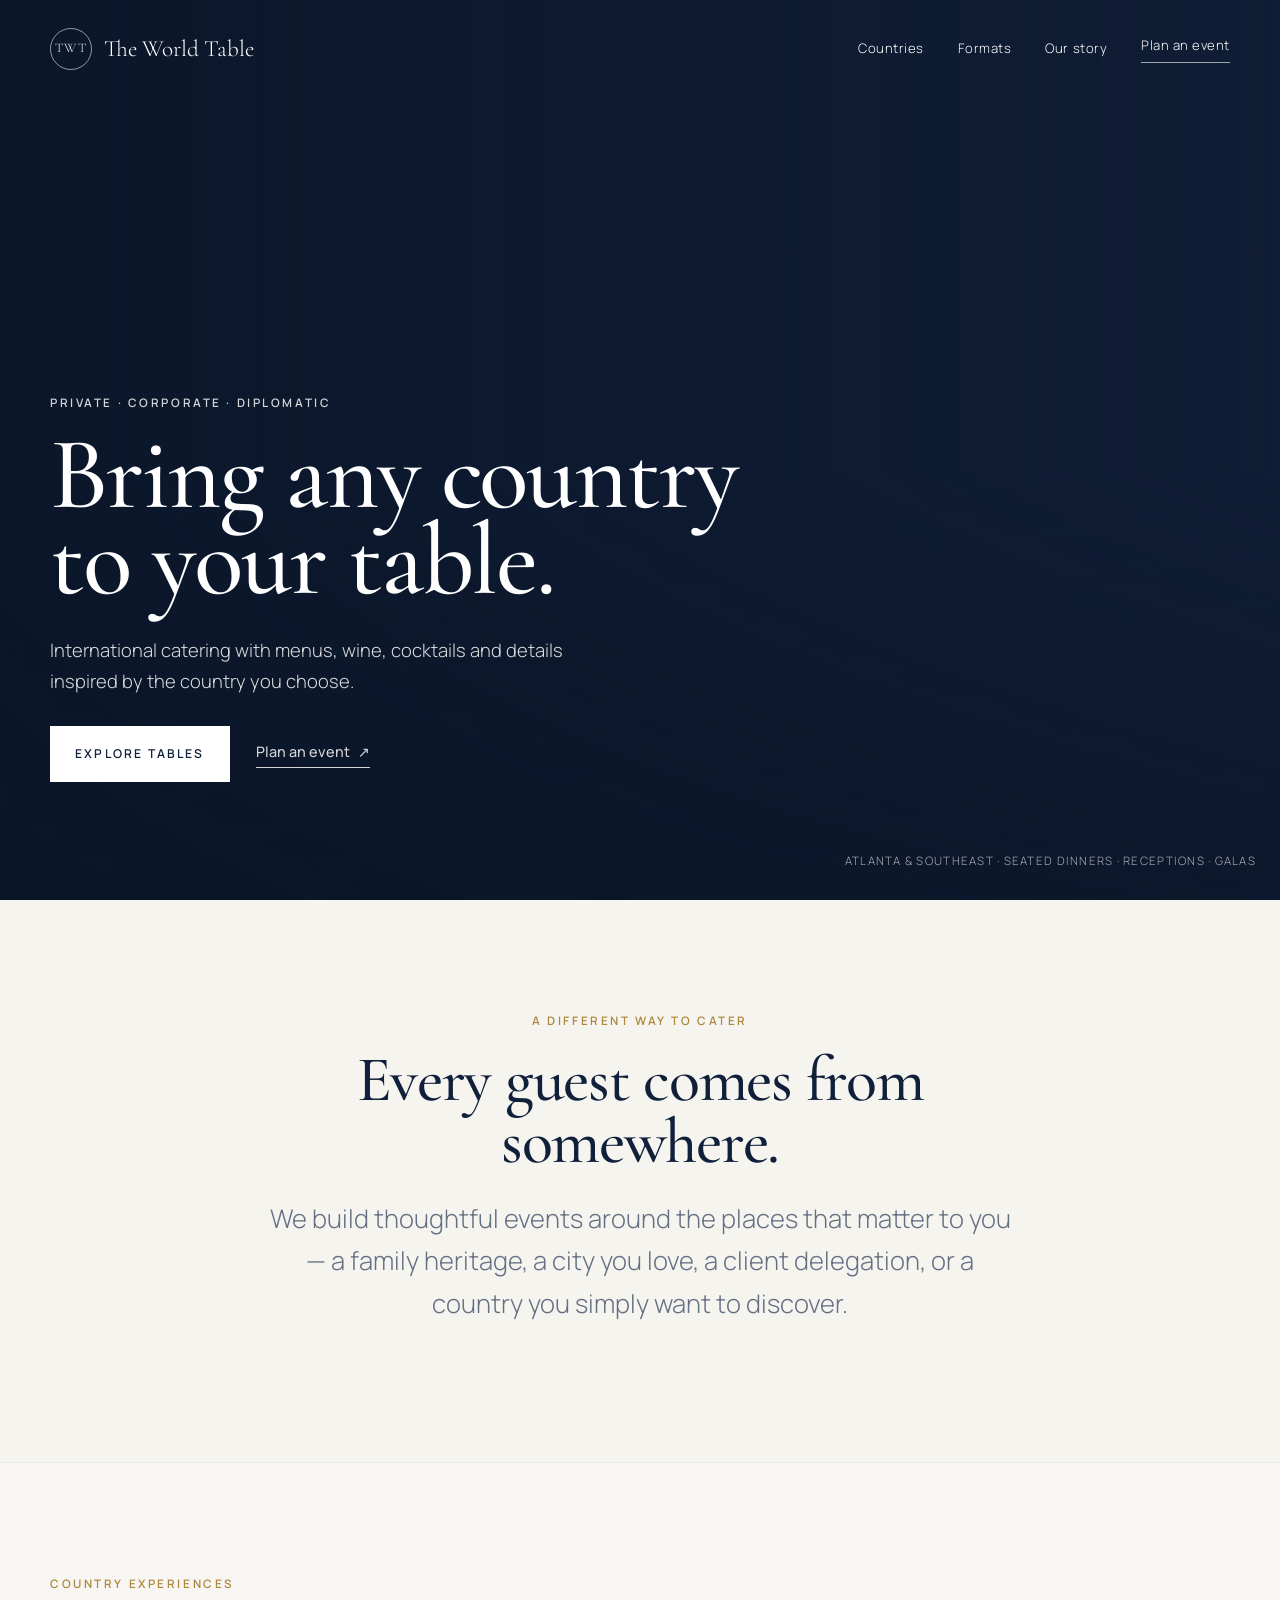
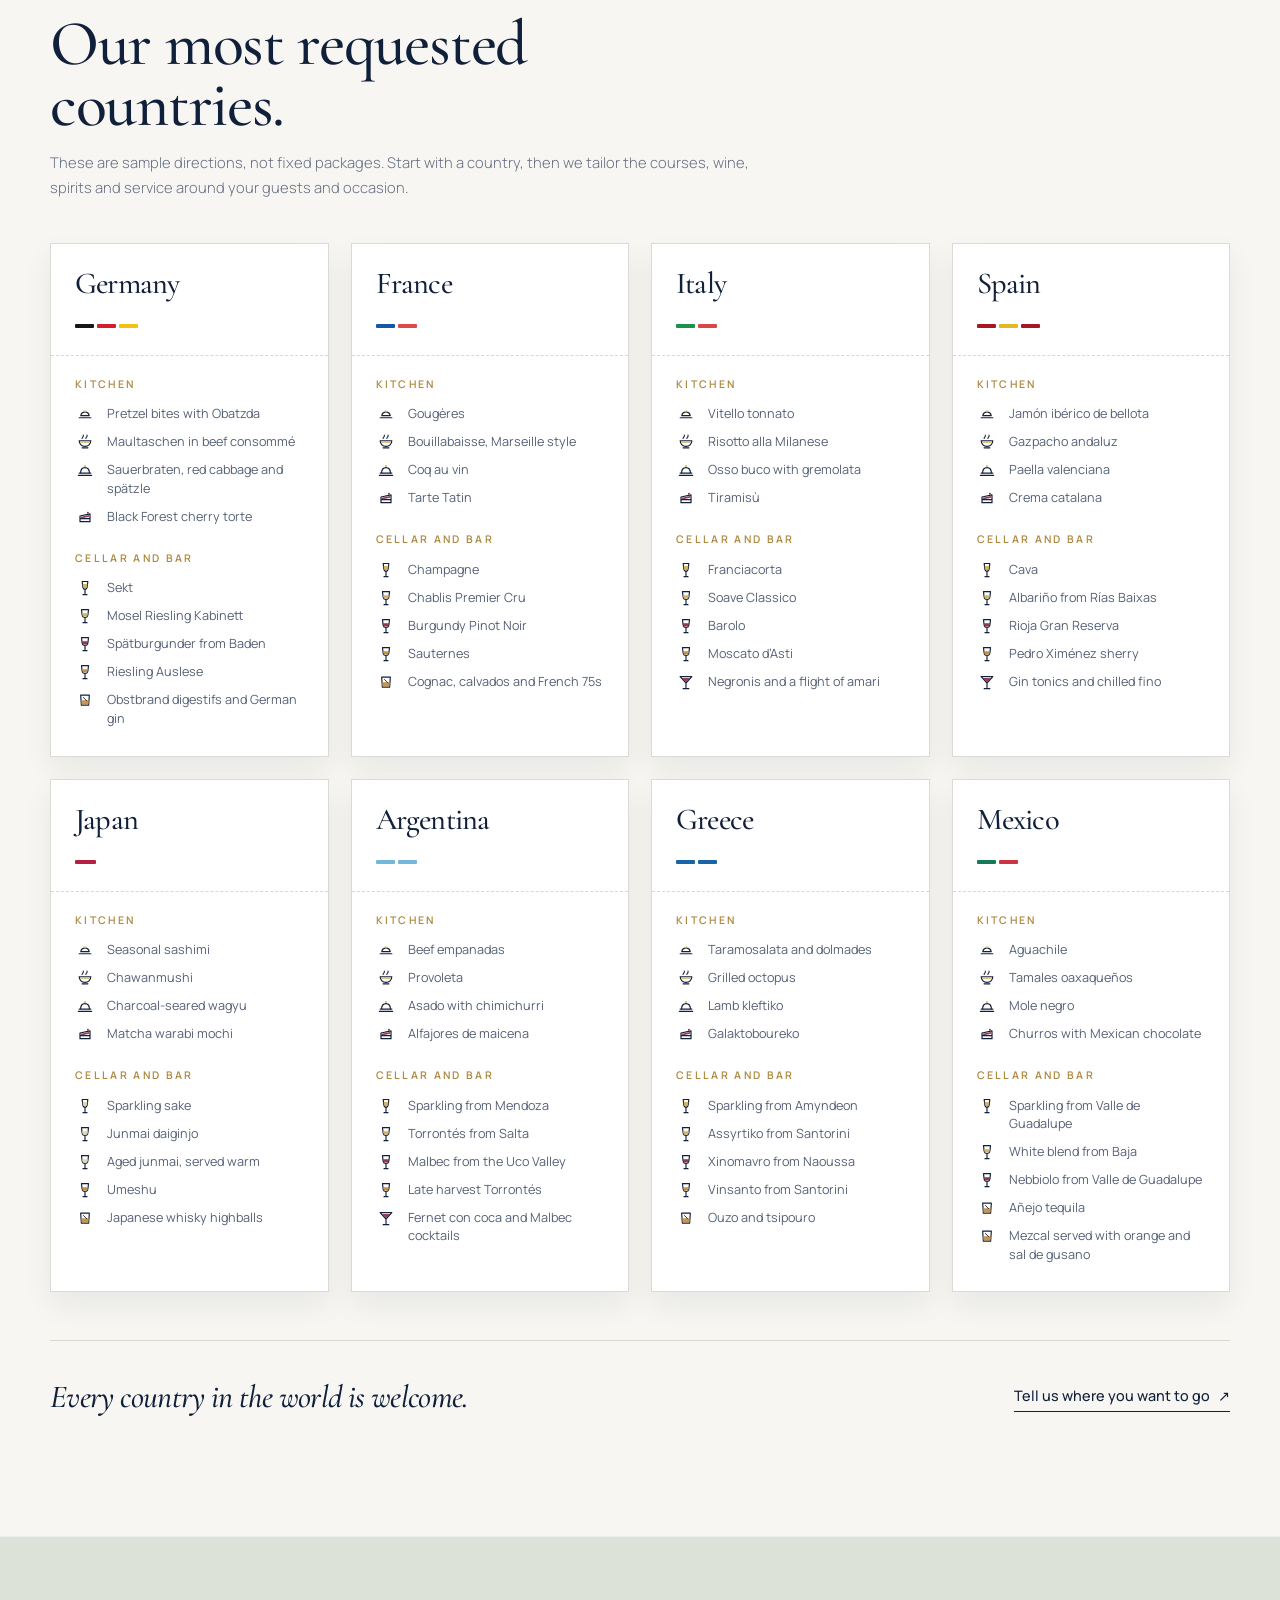
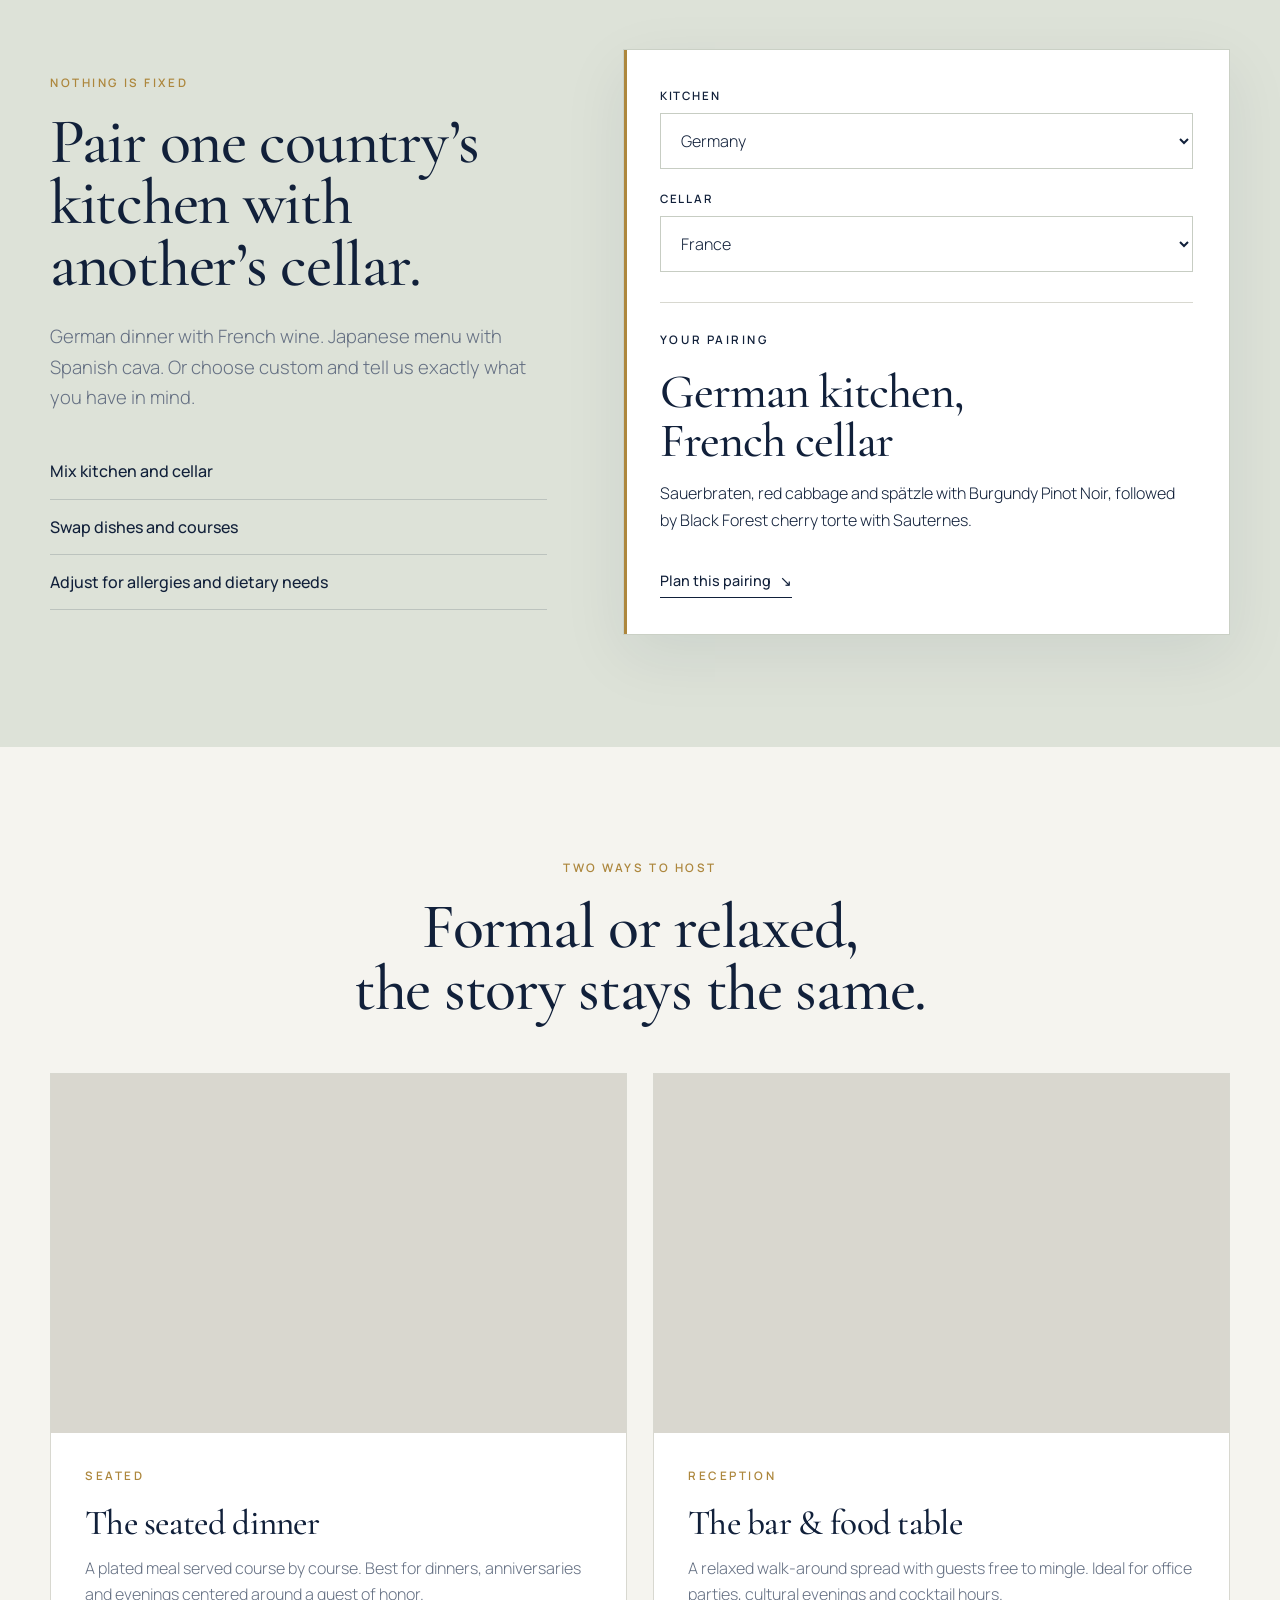
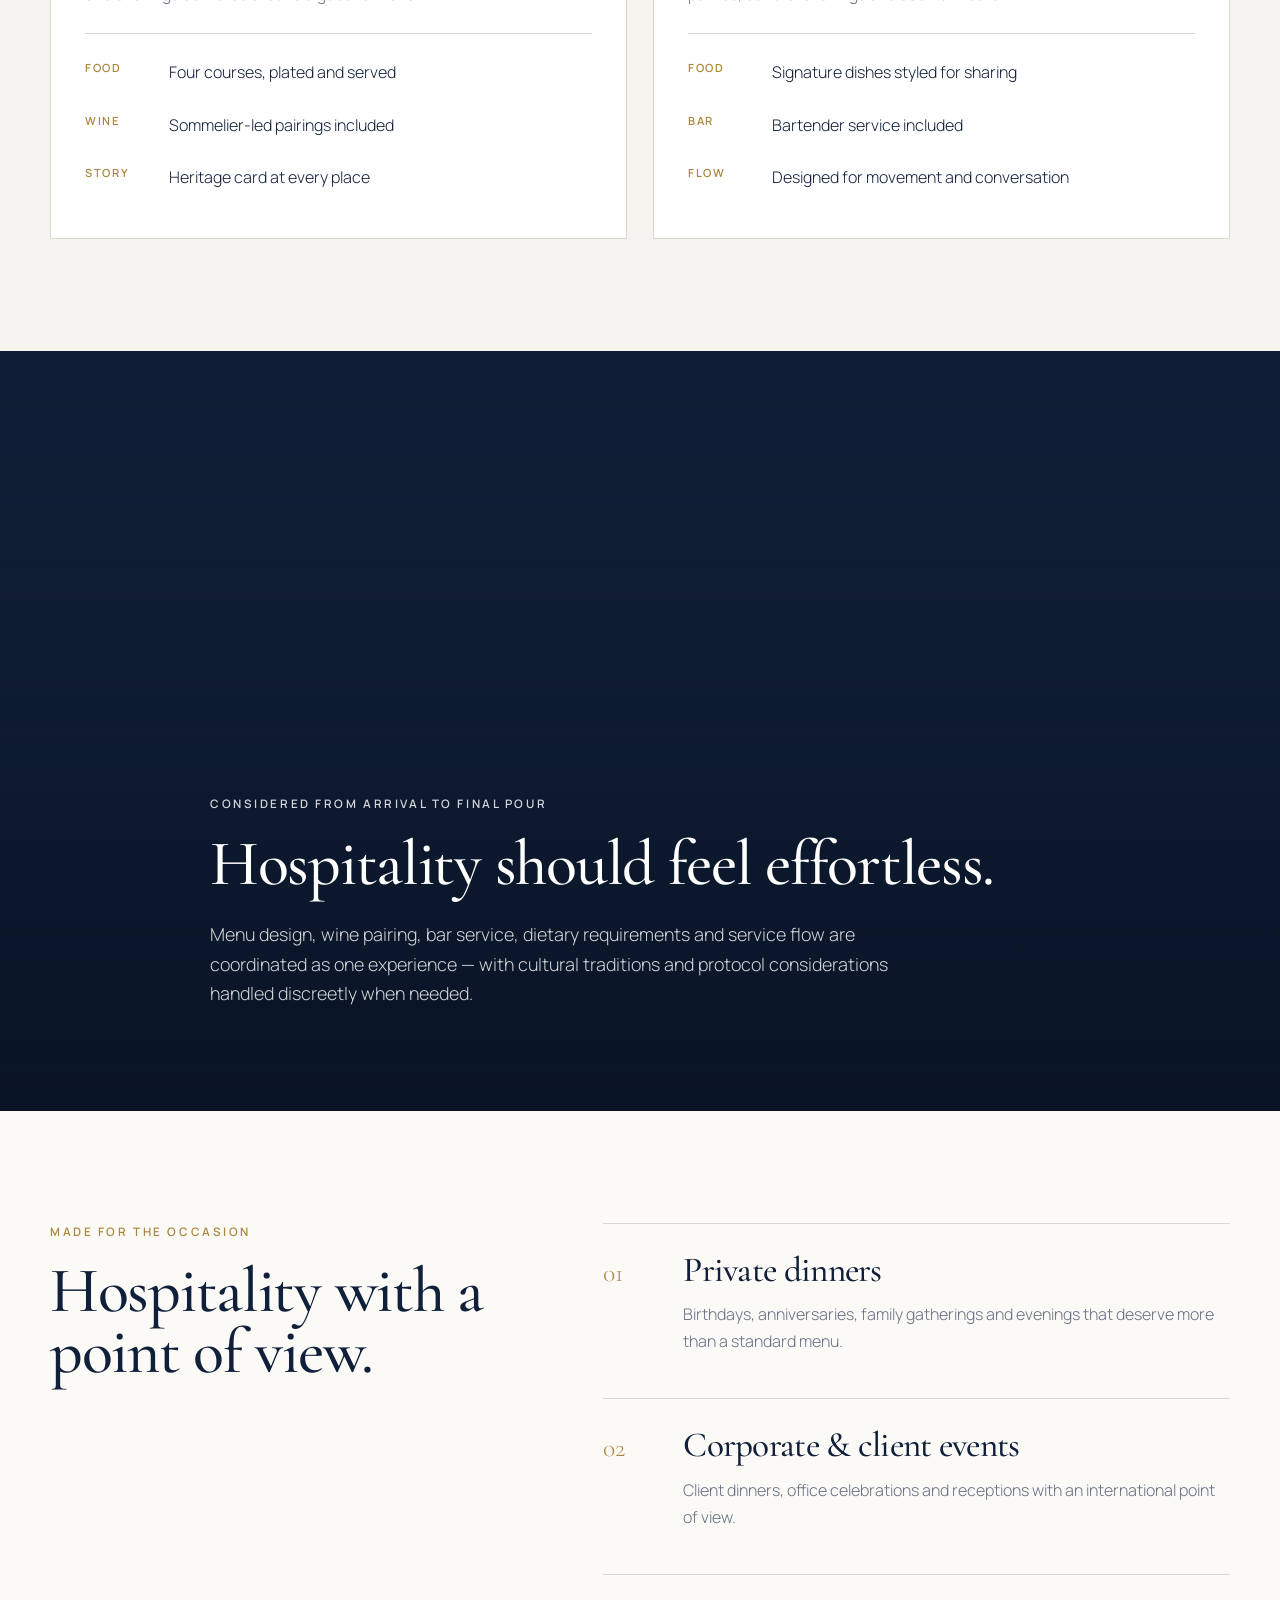
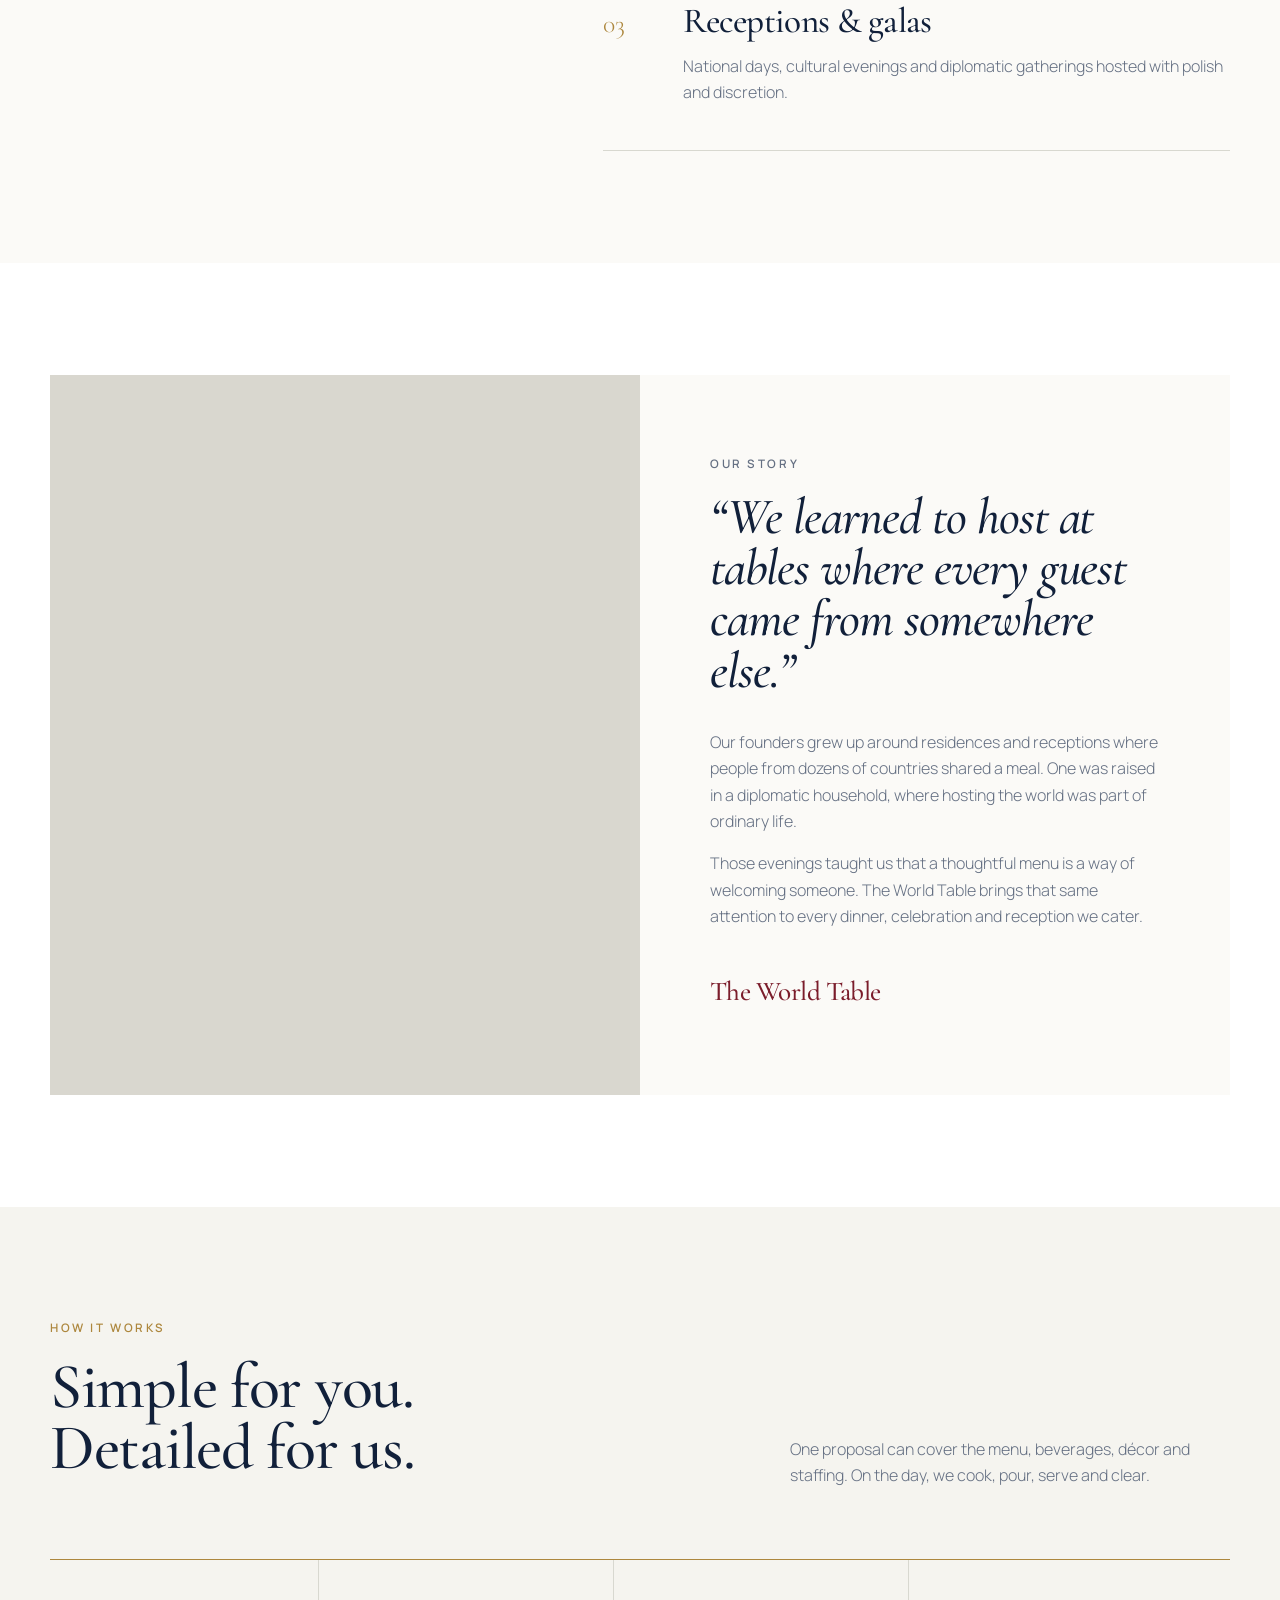
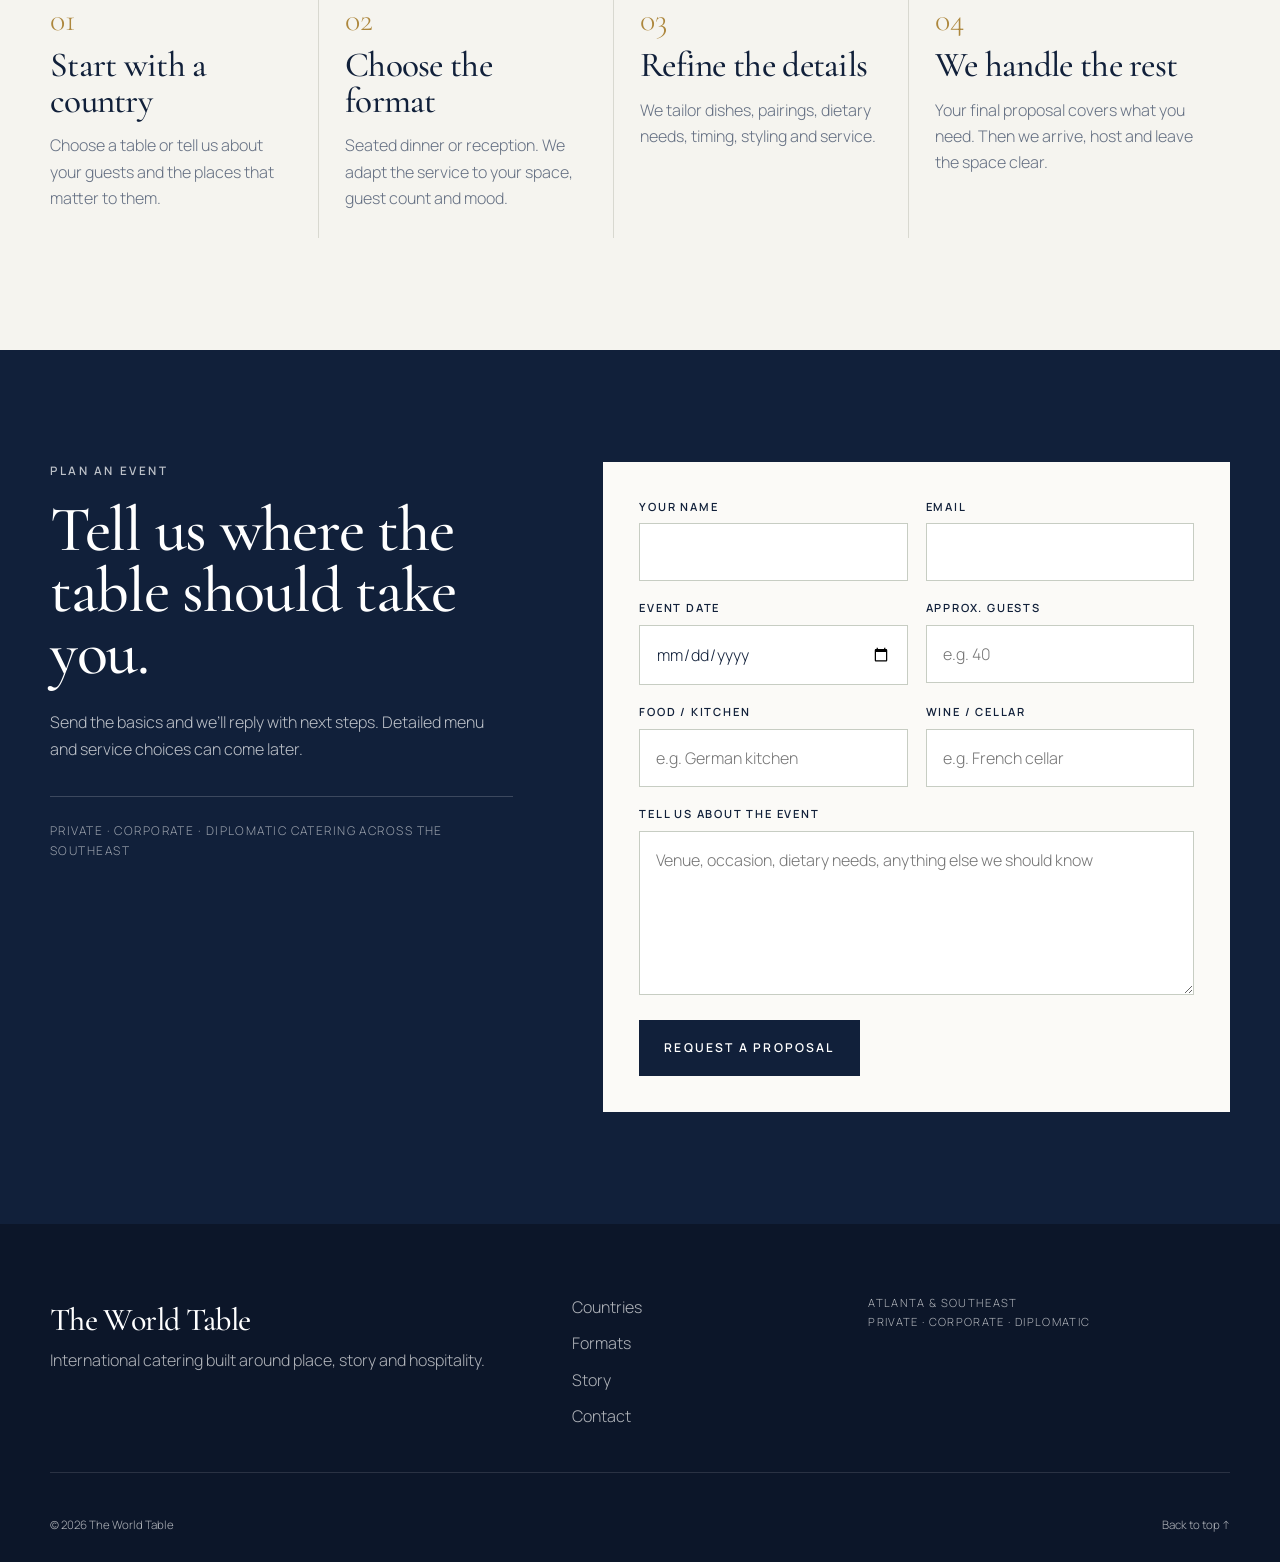
<file: index_v6.html>
<!doctype html>
<html lang="en">
<head>
  <meta charset="utf-8" />
  <meta name="viewport" content="width=device-width, initial-scale=1" />
  <meta name="description" content="The World Table — private, corporate and diplomatic catering inspired by countries around the world." />
  <title>The World Table — International Catering</title>
  <!-- Build: v6 -->
  <link rel="preconnect" href="https://fonts.googleapis.com">
  <link rel="preconnect" href="https://fonts.gstatic.com" crossorigin>
  <link href="https://fonts.googleapis.com/css2?family=Cormorant+Garamond:ital,wght@0,500;0,600;1,500&family=Manrope:wght@300;400;500;600&display=swap" rel="stylesheet">
  <link rel="stylesheet" href="styles_v6.css" />
</head>
<body>

  <svg class="icon-sprite" aria-hidden="true" focusable="false">
    <symbol id="icon-starter" viewBox="0 0 24 24">
      <path d="M5 16.5h14M7 14c.3-2.6 2.2-4.3 5-4.3s4.7 1.7 5 4.3H7Z" fill="none" stroke="currentColor" stroke-width="1.45" stroke-linecap="round" stroke-linejoin="round"/>
      <ellipse cx="12" cy="9" rx="2.2" ry="1.25" fill="var(--icon-accent,#c29a45)" stroke="none"/>
    </symbol>
    <symbol id="icon-bowl" viewBox="0 0 24 24">
      <path d="M5 10.5h14c-.4 4-3.2 6.7-7 6.7s-6.6-2.7-7-6.7ZM8.5 19h7" fill="none" stroke="currentColor" stroke-width="1.45" stroke-linecap="round" stroke-linejoin="round"/>
      <path d="M8.5 7.7c0-1 .8-1.5 1.25-2.15.45-.64.5-1.16.2-1.85M13 7.7c0-1 .8-1.5 1.25-2.15.45-.64.5-1.16.2-1.85" fill="none" stroke="currentColor" stroke-width="1.25" stroke-linecap="round"/>
      <path d="M6.3 11.2h11.4c-.22.8-.54 1.5-.94 2.08H7.24c-.4-.58-.72-1.28-.94-2.08Z" fill="var(--icon-accent,#d8b55b)" stroke="none" opacity=".72"/>
    </symbol>
    <symbol id="icon-cloche" viewBox="0 0 24 24">
      <path d="M5 15.7h14M6.7 15.7c0-3.9 2.1-6.6 5.3-6.6s5.3 2.7 5.3 6.6M4 18.4h16" fill="none" stroke="currentColor" stroke-width="1.45" stroke-linecap="round" stroke-linejoin="round"/>
      <circle cx="12" cy="7.1" r="1.15" fill="var(--icon-accent,#c29a45)" stroke="none"/>
    </symbol>
    <symbol id="icon-dessert" viewBox="0 0 24 24">
      <path d="M6 10.8 18 8.3v9.3H6v-6.8ZM6 14h12" fill="none" stroke="currentColor" stroke-width="1.45" stroke-linejoin="round"/>
      <path d="M7.2 11.7 16.8 9.7v2.1l-9.6 1.9v-2Z" fill="var(--icon-accent,#a8253d)" stroke="none" opacity=".9"/>
      <circle cx="15.5" cy="6.9" r="1.15" fill="var(--icon-accent,#a8253d)" stroke="none"/>
    </symbol>
    <symbol id="icon-flute" viewBox="0 0 24 24">
      <path d="M8.6 4.2h6.8l-.75 6.2c-.22 2-1.12 3.1-2.65 3.1s-2.43-1.1-2.65-3.1l-.75-6.2ZM12 13.5v5M9.6 20h4.8" fill="none" stroke="currentColor" stroke-width="1.4" stroke-linecap="round" stroke-linejoin="round"/>
      <path d="M9.2 7.2h5.6l-.42 3.1c-.18 1.35-.91 2.1-2.38 2.1s-2.2-.75-2.38-2.1l-.42-3.1Z" fill="var(--icon-accent,#ddb64e)" stroke="none" opacity=".9"/>
    </symbol>
    <symbol id="icon-wine" viewBox="0 0 24 24">
      <path d="M7.8 4.3h8.4l-.65 5.85c-.27 2.35-1.4 3.65-3.55 3.65s-3.28-1.3-3.55-3.65L7.8 4.3ZM12 13.8v5M9.6 20h4.8" fill="none" stroke="currentColor" stroke-width="1.4" stroke-linecap="round" stroke-linejoin="round"/>
      <path d="M8.5 8.8h7l-.15 1.32c-.2 1.74-1.02 2.62-3.35 2.62s-3.15-.88-3.35-2.62L8.5 8.8Z" fill="var(--icon-accent,#8a263d)" stroke="none" opacity=".93"/>
    </symbol>
    <symbol id="icon-cocktail" viewBox="0 0 24 24">
      <path d="M5 5.4h14l-7 7.8-7-7.8ZM12 13.2v5.4M8.6 20h6.8" fill="none" stroke="currentColor" stroke-width="1.4" stroke-linecap="round" stroke-linejoin="round"/>
      <path d="M7.4 7h9.2L12 12.05 7.4 7Z" fill="var(--icon-accent,#b54a34)" stroke="none" opacity=".9"/>
    </symbol>
    <symbol id="icon-tumbler" viewBox="0 0 24 24">
      <path d="M6.8 6.2h10.4l-.85 12H7.65l-.85-12Z" fill="none" stroke="currentColor" stroke-width="1.4" stroke-linejoin="round"/>
      <path d="M7.35 12.2h9.3l-.42 5.05H7.77l-.42-5.05Z" fill="var(--icon-accent,#bf7d2b)" stroke="none" opacity=".88"/>
      <path d="m10.2 9 3.8 4" fill="none" stroke="currentColor" stroke-width="1.1" stroke-linecap="round"/>
    </symbol>
  </svg>
  <header class="site-header" id="top">
    <a class="brand" href="#top" aria-label="The World Table home">
      <span class="brand-mark">TWT</span>
      <span class="brand-name">The World Table</span>
    </a>
    <button class="menu-toggle" aria-expanded="false" aria-controls="site-nav" aria-label="Open menu">
      <span></span><span></span>
    </button>
    <nav class="site-nav" id="site-nav">
      <a href="#experiences">Countries</a>
      <a href="#formats">Formats</a>
      <a href="#story">Our story</a>
      <a class="nav-cta" href="#inquire">Plan an event</a>
    </nav>
  </header>

  <main>
    <section class="hero">
      <div class="hero-media" role="img" aria-label="Elegant dinner table set for a private event"></div>
      <div class="hero-overlay"></div>
      <div class="hero-content container">
        <p class="eyebrow light">Private · Corporate · Diplomatic</p>
        <h1>Bring any country<br>to your table.</h1>
        <p class="hero-copy">International catering with menus, wine, cocktails and details inspired by the country you choose.</p>
        <div class="hero-actions">
          <a class="btn btn-light" href="#experiences">Explore tables</a>
          <a class="text-link light" href="#inquire">Plan an event <span>↗</span></a>
        </div>
      </div>
      <div class="hero-foot">Atlanta & Southeast · Seated dinners · Receptions · Galas</div>
    </section>

    <section class="intro section container narrow">
      <p class="kicker">A different way to cater</p>
      <h2>Every guest comes from somewhere.</h2>
      <p class="lead">We build thoughtful events around the places that matter to you — a family heritage, a city you love, a client delegation, or a country you simply want to discover.</p>
    </section>

    <section class="experiences section country-showcase" id="experiences">
      <div class="container country-menu-heading">
        <div>
          <p class="kicker">Country experiences</p>
          <h2>Our most requested countries.</h2>
          <p class="country-menu-intro">These are sample directions, not fixed packages. Start with a country, then we tailor the courses, wine, spirits and service around your guests and occasion.</p>
        </div>
      </div>

      <div class="country-scroll-hint container" aria-hidden="true">Swipe to explore sample tables <span>→</span></div>

      <div class="country-menu-grid">
        <article class="country-menu-card" data-country="Germany" role="button" tabindex="0" aria-label="Use Germany as the starting country">
          <header class="country-card-head">
            <h3>Germany</h3>
            <span class="flag-pips flag-germany" aria-hidden="true"><i></i><i></i><i></i></span>
          </header>
          <div class="country-card-body">
            <div class="menu-group">
              <p class="menu-label">Kitchen</p>
              <ul><li><svg class="menu-icon tone-gold" width="20" height="20" viewBox="0 0 24 24" aria-hidden="true"><use href="#icon-starter"></use></svg><span>Pretzel bites with Obatzda</span></li><li><svg class="menu-icon tone-gold" width="20" height="20" viewBox="0 0 24 24" aria-hidden="true"><use href="#icon-bowl"></use></svg><span>Maultaschen in beef consommé</span></li><li><svg class="menu-icon tone-gold" width="20" height="20" viewBox="0 0 24 24" aria-hidden="true"><use href="#icon-cloche"></use></svg><span>Sauerbraten, red cabbage and spätzle</span></li><li><svg class="menu-icon tone-red" width="20" height="20" viewBox="0 0 24 24" aria-hidden="true"><use href="#icon-dessert"></use></svg><span>Black Forest cherry torte</span></li></ul>
            </div>
            <div class="menu-group cellar-group">
              <p class="menu-label">Cellar and bar</p>
              <ul><li><svg class="menu-icon tone-gold" width="20" height="20" viewBox="0 0 24 24" aria-hidden="true"><use href="#icon-flute"></use></svg><span>Sekt</span></li><li><svg class="menu-icon tone-gold" width="20" height="20" viewBox="0 0 24 24" aria-hidden="true"><use href="#icon-wine"></use></svg><span>Mosel Riesling Kabinett</span></li><li><svg class="menu-icon tone-red" width="20" height="20" viewBox="0 0 24 24" aria-hidden="true"><use href="#icon-wine"></use></svg><span>Spätburgunder from Baden</span></li><li><svg class="menu-icon tone-amber" width="20" height="20" viewBox="0 0 24 24" aria-hidden="true"><use href="#icon-wine"></use></svg><span>Riesling Auslese</span></li><li><svg class="menu-icon tone-amber" width="20" height="20" viewBox="0 0 24 24" aria-hidden="true"><use href="#icon-tumbler"></use></svg><span>Obstbrand digestifs and German gin</span></li></ul>
            </div>
          </div>
        </article>
        <article class="country-menu-card" data-country="France" role="button" tabindex="0" aria-label="Use France as the starting country">
          <header class="country-card-head">
            <h3>France</h3>
            <span class="flag-pips flag-france" aria-hidden="true"><i></i><i></i></span>
          </header>
          <div class="country-card-body">
            <div class="menu-group">
              <p class="menu-label">Kitchen</p>
              <ul><li><svg class="menu-icon tone-gold" width="20" height="20" viewBox="0 0 24 24" aria-hidden="true"><use href="#icon-starter"></use></svg><span>Gougères</span></li><li><svg class="menu-icon tone-gold" width="20" height="20" viewBox="0 0 24 24" aria-hidden="true"><use href="#icon-bowl"></use></svg><span>Bouillabaisse, Marseille style</span></li><li><svg class="menu-icon tone-gold" width="20" height="20" viewBox="0 0 24 24" aria-hidden="true"><use href="#icon-cloche"></use></svg><span>Coq au vin</span></li><li><svg class="menu-icon tone-red" width="20" height="20" viewBox="0 0 24 24" aria-hidden="true"><use href="#icon-dessert"></use></svg><span>Tarte Tatin</span></li></ul>
            </div>
            <div class="menu-group cellar-group">
              <p class="menu-label">Cellar and bar</p>
              <ul><li><svg class="menu-icon tone-gold" width="20" height="20" viewBox="0 0 24 24" aria-hidden="true"><use href="#icon-flute"></use></svg><span>Champagne</span></li><li><svg class="menu-icon tone-gold" width="20" height="20" viewBox="0 0 24 24" aria-hidden="true"><use href="#icon-wine"></use></svg><span>Chablis Premier Cru</span></li><li><svg class="menu-icon tone-red" width="20" height="20" viewBox="0 0 24 24" aria-hidden="true"><use href="#icon-wine"></use></svg><span>Burgundy Pinot Noir</span></li><li><svg class="menu-icon tone-amber" width="20" height="20" viewBox="0 0 24 24" aria-hidden="true"><use href="#icon-wine"></use></svg><span>Sauternes</span></li><li><svg class="menu-icon tone-amber" width="20" height="20" viewBox="0 0 24 24" aria-hidden="true"><use href="#icon-tumbler"></use></svg><span>Cognac, calvados and French 75s</span></li></ul>
            </div>
          </div>
        </article>
        <article class="country-menu-card" data-country="Italy" role="button" tabindex="0" aria-label="Use Italy as the starting country">
          <header class="country-card-head">
            <h3>Italy</h3>
            <span class="flag-pips flag-italy" aria-hidden="true"><i></i><i></i></span>
          </header>
          <div class="country-card-body">
            <div class="menu-group">
              <p class="menu-label">Kitchen</p>
              <ul><li><svg class="menu-icon tone-gold" width="20" height="20" viewBox="0 0 24 24" aria-hidden="true"><use href="#icon-starter"></use></svg><span>Vitello tonnato</span></li><li><svg class="menu-icon tone-gold" width="20" height="20" viewBox="0 0 24 24" aria-hidden="true"><use href="#icon-bowl"></use></svg><span>Risotto alla Milanese</span></li><li><svg class="menu-icon tone-gold" width="20" height="20" viewBox="0 0 24 24" aria-hidden="true"><use href="#icon-cloche"></use></svg><span>Osso buco with gremolata</span></li><li><svg class="menu-icon tone-red" width="20" height="20" viewBox="0 0 24 24" aria-hidden="true"><use href="#icon-dessert"></use></svg><span>Tiramisù</span></li></ul>
            </div>
            <div class="menu-group cellar-group">
              <p class="menu-label">Cellar and bar</p>
              <ul><li><svg class="menu-icon tone-gold" width="20" height="20" viewBox="0 0 24 24" aria-hidden="true"><use href="#icon-flute"></use></svg><span>Franciacorta</span></li><li><svg class="menu-icon tone-gold" width="20" height="20" viewBox="0 0 24 24" aria-hidden="true"><use href="#icon-wine"></use></svg><span>Soave Classico</span></li><li><svg class="menu-icon tone-red" width="20" height="20" viewBox="0 0 24 24" aria-hidden="true"><use href="#icon-wine"></use></svg><span>Barolo</span></li><li><svg class="menu-icon tone-amber" width="20" height="20" viewBox="0 0 24 24" aria-hidden="true"><use href="#icon-wine"></use></svg><span>Moscato d’Asti</span></li><li><svg class="menu-icon tone-red" width="20" height="20" viewBox="0 0 24 24" aria-hidden="true"><use href="#icon-cocktail"></use></svg><span>Negronis and a flight of amari</span></li></ul>
            </div>
          </div>
        </article>
        <article class="country-menu-card" data-country="Spain" role="button" tabindex="0" aria-label="Use Spain as the starting country">
          <header class="country-card-head">
            <h3>Spain</h3>
            <span class="flag-pips flag-spain" aria-hidden="true"><i></i><i></i><i></i></span>
          </header>
          <div class="country-card-body">
            <div class="menu-group">
              <p class="menu-label">Kitchen</p>
              <ul><li><svg class="menu-icon tone-gold" width="20" height="20" viewBox="0 0 24 24" aria-hidden="true"><use href="#icon-starter"></use></svg><span>Jamón ibérico de bellota</span></li><li><svg class="menu-icon tone-gold" width="20" height="20" viewBox="0 0 24 24" aria-hidden="true"><use href="#icon-bowl"></use></svg><span>Gazpacho andaluz</span></li><li><svg class="menu-icon tone-gold" width="20" height="20" viewBox="0 0 24 24" aria-hidden="true"><use href="#icon-cloche"></use></svg><span>Paella valenciana</span></li><li><svg class="menu-icon tone-red" width="20" height="20" viewBox="0 0 24 24" aria-hidden="true"><use href="#icon-dessert"></use></svg><span>Crema catalana</span></li></ul>
            </div>
            <div class="menu-group cellar-group">
              <p class="menu-label">Cellar and bar</p>
              <ul><li><svg class="menu-icon tone-gold" width="20" height="20" viewBox="0 0 24 24" aria-hidden="true"><use href="#icon-flute"></use></svg><span>Cava</span></li><li><svg class="menu-icon tone-gold" width="20" height="20" viewBox="0 0 24 24" aria-hidden="true"><use href="#icon-wine"></use></svg><span>Albariño from Rías Baixas</span></li><li><svg class="menu-icon tone-red" width="20" height="20" viewBox="0 0 24 24" aria-hidden="true"><use href="#icon-wine"></use></svg><span>Rioja Gran Reserva</span></li><li><svg class="menu-icon tone-amber" width="20" height="20" viewBox="0 0 24 24" aria-hidden="true"><use href="#icon-wine"></use></svg><span>Pedro Ximénez sherry</span></li><li><svg class="menu-icon tone-red" width="20" height="20" viewBox="0 0 24 24" aria-hidden="true"><use href="#icon-cocktail"></use></svg><span>Gin tonics and chilled fino</span></li></ul>
            </div>
          </div>
        </article>
        <article class="country-menu-card" data-country="Japan" role="button" tabindex="0" aria-label="Use Japan as the starting country">
          <header class="country-card-head">
            <h3>Japan</h3>
            <span class="flag-pips flag-japan" aria-hidden="true"><i></i></span>
          </header>
          <div class="country-card-body">
            <div class="menu-group">
              <p class="menu-label">Kitchen</p>
              <ul><li><svg class="menu-icon tone-gold" width="20" height="20" viewBox="0 0 24 24" aria-hidden="true"><use href="#icon-starter"></use></svg><span>Seasonal sashimi</span></li><li><svg class="menu-icon tone-gold" width="20" height="20" viewBox="0 0 24 24" aria-hidden="true"><use href="#icon-bowl"></use></svg><span>Chawanmushi</span></li><li><svg class="menu-icon tone-gold" width="20" height="20" viewBox="0 0 24 24" aria-hidden="true"><use href="#icon-cloche"></use></svg><span>Charcoal-seared wagyu</span></li><li><svg class="menu-icon tone-red" width="20" height="20" viewBox="0 0 24 24" aria-hidden="true"><use href="#icon-dessert"></use></svg><span>Matcha warabi mochi</span></li></ul>
            </div>
            <div class="menu-group cellar-group">
              <p class="menu-label">Cellar and bar</p>
              <ul><li><svg class="menu-icon tone-pale" width="20" height="20" viewBox="0 0 24 24" aria-hidden="true"><use href="#icon-flute"></use></svg><span>Sparkling sake</span></li><li><svg class="menu-icon tone-pale" width="20" height="20" viewBox="0 0 24 24" aria-hidden="true"><use href="#icon-wine"></use></svg><span>Junmai daiginjo</span></li><li><svg class="menu-icon tone-pale" width="20" height="20" viewBox="0 0 24 24" aria-hidden="true"><use href="#icon-wine"></use></svg><span>Aged junmai, served warm</span></li><li><svg class="menu-icon tone-amber" width="20" height="20" viewBox="0 0 24 24" aria-hidden="true"><use href="#icon-wine"></use></svg><span>Umeshu</span></li><li><svg class="menu-icon tone-amber" width="20" height="20" viewBox="0 0 24 24" aria-hidden="true"><use href="#icon-tumbler"></use></svg><span>Japanese whisky highballs</span></li></ul>
            </div>
          </div>
        </article>
        <article class="country-menu-card" data-country="Argentina" role="button" tabindex="0" aria-label="Use Argentina as the starting country">
          <header class="country-card-head">
            <h3>Argentina</h3>
            <span class="flag-pips flag-argentina" aria-hidden="true"><i></i><i></i></span>
          </header>
          <div class="country-card-body">
            <div class="menu-group">
              <p class="menu-label">Kitchen</p>
              <ul><li><svg class="menu-icon tone-gold" width="20" height="20" viewBox="0 0 24 24" aria-hidden="true"><use href="#icon-starter"></use></svg><span>Beef empanadas</span></li><li><svg class="menu-icon tone-gold" width="20" height="20" viewBox="0 0 24 24" aria-hidden="true"><use href="#icon-bowl"></use></svg><span>Provoleta</span></li><li><svg class="menu-icon tone-gold" width="20" height="20" viewBox="0 0 24 24" aria-hidden="true"><use href="#icon-cloche"></use></svg><span>Asado with chimichurri</span></li><li><svg class="menu-icon tone-red" width="20" height="20" viewBox="0 0 24 24" aria-hidden="true"><use href="#icon-dessert"></use></svg><span>Alfajores de maicena</span></li></ul>
            </div>
            <div class="menu-group cellar-group">
              <p class="menu-label">Cellar and bar</p>
              <ul><li><svg class="menu-icon tone-gold" width="20" height="20" viewBox="0 0 24 24" aria-hidden="true"><use href="#icon-flute"></use></svg><span>Sparkling from Mendoza</span></li><li><svg class="menu-icon tone-gold" width="20" height="20" viewBox="0 0 24 24" aria-hidden="true"><use href="#icon-wine"></use></svg><span>Torrontés from Salta</span></li><li><svg class="menu-icon tone-red" width="20" height="20" viewBox="0 0 24 24" aria-hidden="true"><use href="#icon-wine"></use></svg><span>Malbec from the Uco Valley</span></li><li><svg class="menu-icon tone-amber" width="20" height="20" viewBox="0 0 24 24" aria-hidden="true"><use href="#icon-wine"></use></svg><span>Late harvest Torrontés</span></li><li><svg class="menu-icon tone-red" width="20" height="20" viewBox="0 0 24 24" aria-hidden="true"><use href="#icon-cocktail"></use></svg><span>Fernet con coca and Malbec cocktails</span></li></ul>
            </div>
          </div>
        </article>
        <article class="country-menu-card" data-country="Greece" role="button" tabindex="0" aria-label="Use Greece as the starting country">
          <header class="country-card-head">
            <h3>Greece</h3>
            <span class="flag-pips flag-greece" aria-hidden="true"><i></i><i></i></span>
          </header>
          <div class="country-card-body">
            <div class="menu-group">
              <p class="menu-label">Kitchen</p>
              <ul><li><svg class="menu-icon tone-gold" width="20" height="20" viewBox="0 0 24 24" aria-hidden="true"><use href="#icon-starter"></use></svg><span>Taramosalata and dolmades</span></li><li><svg class="menu-icon tone-gold" width="20" height="20" viewBox="0 0 24 24" aria-hidden="true"><use href="#icon-bowl"></use></svg><span>Grilled octopus</span></li><li><svg class="menu-icon tone-gold" width="20" height="20" viewBox="0 0 24 24" aria-hidden="true"><use href="#icon-cloche"></use></svg><span>Lamb kleftiko</span></li><li><svg class="menu-icon tone-red" width="20" height="20" viewBox="0 0 24 24" aria-hidden="true"><use href="#icon-dessert"></use></svg><span>Galaktoboureko</span></li></ul>
            </div>
            <div class="menu-group cellar-group">
              <p class="menu-label">Cellar and bar</p>
              <ul><li><svg class="menu-icon tone-gold" width="20" height="20" viewBox="0 0 24 24" aria-hidden="true"><use href="#icon-flute"></use></svg><span>Sparkling from Amyndeon</span></li><li><svg class="menu-icon tone-gold" width="20" height="20" viewBox="0 0 24 24" aria-hidden="true"><use href="#icon-wine"></use></svg><span>Assyrtiko from Santorini</span></li><li><svg class="menu-icon tone-red" width="20" height="20" viewBox="0 0 24 24" aria-hidden="true"><use href="#icon-wine"></use></svg><span>Xinomavro from Naoussa</span></li><li><svg class="menu-icon tone-amber" width="20" height="20" viewBox="0 0 24 24" aria-hidden="true"><use href="#icon-wine"></use></svg><span>Vinsanto from Santorini</span></li><li><svg class="menu-icon tone-amber" width="20" height="20" viewBox="0 0 24 24" aria-hidden="true"><use href="#icon-tumbler"></use></svg><span>Ouzo and tsipouro</span></li></ul>
            </div>
          </div>
        </article>
        <article class="country-menu-card" data-country="Mexico" role="button" tabindex="0" aria-label="Use Mexico as the starting country">
          <header class="country-card-head">
            <h3>Mexico</h3>
            <span class="flag-pips flag-mexico" aria-hidden="true"><i></i><i></i></span>
          </header>
          <div class="country-card-body">
            <div class="menu-group">
              <p class="menu-label">Kitchen</p>
              <ul><li><svg class="menu-icon tone-gold" width="20" height="20" viewBox="0 0 24 24" aria-hidden="true"><use href="#icon-starter"></use></svg><span>Aguachile</span></li><li><svg class="menu-icon tone-gold" width="20" height="20" viewBox="0 0 24 24" aria-hidden="true"><use href="#icon-bowl"></use></svg><span>Tamales oaxaqueños</span></li><li><svg class="menu-icon tone-gold" width="20" height="20" viewBox="0 0 24 24" aria-hidden="true"><use href="#icon-cloche"></use></svg><span>Mole negro</span></li><li><svg class="menu-icon tone-red" width="20" height="20" viewBox="0 0 24 24" aria-hidden="true"><use href="#icon-dessert"></use></svg><span>Churros with Mexican chocolate</span></li></ul>
            </div>
            <div class="menu-group cellar-group">
              <p class="menu-label">Cellar and bar</p>
              <ul><li><svg class="menu-icon tone-gold" width="20" height="20" viewBox="0 0 24 24" aria-hidden="true"><use href="#icon-flute"></use></svg><span>Sparkling from Valle de Guadalupe</span></li><li><svg class="menu-icon tone-gold" width="20" height="20" viewBox="0 0 24 24" aria-hidden="true"><use href="#icon-wine"></use></svg><span>White blend from Baja</span></li><li><svg class="menu-icon tone-red" width="20" height="20" viewBox="0 0 24 24" aria-hidden="true"><use href="#icon-wine"></use></svg><span>Nebbiolo from Valle de Guadalupe</span></li><li><svg class="menu-icon tone-amber" width="20" height="20" viewBox="0 0 24 24" aria-hidden="true"><use href="#icon-tumbler"></use></svg><span>Añejo tequila</span></li><li><svg class="menu-icon tone-amber" width="20" height="20" viewBox="0 0 24 24" aria-hidden="true"><use href="#icon-tumbler"></use></svg><span>Mezcal served with orange and sal de gusano</span></li></ul>
            </div>
          </div>
        </article>
      </div>

      <div class="all-countries container">
        <p class="script">Every country in the world is welcome.</p>
        <a href="#inquire" class="text-link">Tell us where you want to go <span>↗</span></a>
      </div>
    </section>

    <section class="pairing section" id="pairings">
      <div class="container pairing-layout">
        <div class="pairing-copy">
          <p class="kicker">Nothing is fixed</p>
          <h2>Pair one country’s kitchen with another’s cellar.</h2>
          <p class="lead-sm">German dinner with French wine. Japanese menu with Spanish cava. Or choose custom and tell us exactly what you have in mind.</p>
          <ul class="check-list">
            <li>Mix kitchen and cellar</li>
            <li>Swap dishes and courses</li>
            <li>Adjust for allergies and dietary needs</li>
          </ul>
        </div>

        <div class="pairing-card" aria-live="polite">
          <div class="selector-row">
            <label for="kitchen">Kitchen</label>
            <select id="kitchen">
              <option value="Germany">Germany</option>
              <option value="France">France</option>
              <option value="Italy">Italy</option>
              <option value="Spain">Spain</option>
              <option value="Japan">Japan</option>
              <option value="Argentina">Argentina</option>
              <option value="Greece">Greece</option>
              <option value="Mexico">Mexico</option>
              <option value="Custom">Custom</option>
            </select>
          </div>
          <div class="selector-row">
            <label for="cellar">Cellar</label>
            <select id="cellar">
              <option value="France">France</option>
              <option value="Germany">Germany</option>
              <option value="Italy">Italy</option>
              <option value="Spain">Spain</option>
              <option value="Japan">Japan</option>
              <option value="Argentina">Argentina</option>
              <option value="Greece">Greece</option>
              <option value="Mexico">Mexico</option>
              <option value="Custom">Custom</option>
            </select>
          </div>
          <div class="pairing-result">
            <p class="eyebrow">Your pairing</p>
            <h3><span id="kitchen-name">German</span> kitchen,<br><span id="cellar-name">French</span> cellar</h3>
            <p id="pairing-copy">Sauerbraten, red cabbage and spätzle with Burgundy Pinot Noir, followed by Black Forest cherry torte with Sauternes.</p>
            <button class="pairing-plan-btn" id="plan-pairing" type="button">Plan this pairing <span>↘</span></button>
          </div>
        </div>
      </div>
    </section>

    <section class="formats section" id="formats">
      <div class="container section-heading center-heading">
        <p class="kicker">Two ways to host</p>
        <h2>Formal or relaxed,<br>the story stays the same.</h2>
      </div>

      <div class="format-grid container">
        <article class="format-card seated">
          <div class="format-photo" role="img" aria-label="Formal seated dinner"></div>
          <div class="format-content">
            <p class="eyebrow">Seated</p>
            <h3>The seated dinner</h3>
            <p>A plated meal served course by course. Best for dinners, anniversaries and evenings centered around a guest of honor.</p>
            <dl>
              <div><dt>Food</dt><dd>Four courses, plated and served</dd></div>
              <div><dt>Wine</dt><dd>Sommelier-led pairings included</dd></div>
              <div><dt>Story</dt><dd>Heritage card at every place</dd></div>
            </dl>
          </div>
        </article>

        <article class="format-card reception">
          <div class="format-photo" role="img" aria-label="Relaxed cocktail reception"></div>
          <div class="format-content">
            <p class="eyebrow">Reception</p>
            <h3>The bar & food table</h3>
            <p>A relaxed walk-around spread with guests free to mingle. Ideal for office parties, cultural evenings and cocktail hours.</p>
            <dl>
              <div><dt>Food</dt><dd>Signature dishes styled for sharing</dd></div>
              <div><dt>Bar</dt><dd>Bartender service included</dd></div>
              <div><dt>Flow</dt><dd>Designed for movement and conversation</dd></div>
            </dl>
          </div>
        </article>
      </div>
    </section>

    <section class="atmosphere" aria-label="The World Table hospitality experience">
      <div class="atmosphere-media" role="img" aria-label="Elegant candlelit table prepared for an intimate dinner"></div>
      <div class="atmosphere-overlay"></div>
      <div class="container atmosphere-content">
        <p class="kicker light">Considered from arrival to final pour</p>
        <h2>Hospitality should feel effortless.</h2>
        <p>Menu design, wine pairing, bar service, dietary requirements and service flow are coordinated as one experience — with cultural traditions and protocol considerations handled discreetly when needed.</p>
      </div>
    </section>

    <section class="occasions section">
      <div class="container occasions-layout">
        <div>
          <p class="kicker">Made for the occasion</p>
          <h2>Hospitality with a point of view.</h2>
        </div>
        <div class="occasion-list">
          <article><span>01</span><div><h3>Private dinners</h3><p>Birthdays, anniversaries, family gatherings and evenings that deserve more than a standard menu.</p></div></article>
          <article><span>02</span><div><h3>Corporate & client events</h3><p>Client dinners, office celebrations and receptions with an international point of view.</p></div></article>
          <article><span>03</span><div><h3>Receptions & galas</h3><p>National days, cultural evenings and diplomatic gatherings hosted with polish and discretion.</p></div></article>
        </div>
      </div>
    </section>

    <section class="story section" id="story">
      <div class="container story-layout">
        <div class="story-image" role="img" aria-label="Formal international reception table"></div>
        <div class="story-copy">
          <p class="kicker">Our story</p>
          <blockquote>“We learned to host at tables where every guest came from somewhere else.”</blockquote>
          <p>Our founders grew up around residences and receptions where people from dozens of countries shared a meal. One was raised in a diplomatic household, where hosting the world was part of ordinary life.</p>
          <p>Those evenings taught us that a thoughtful menu is a way of welcoming someone. The World Table brings that same attention to every dinner, celebration and reception we cater.</p>
          <div class="signature">The World Table</div>
        </div>
      </div>
    </section>

    <section class="process section">
      <div class="container section-heading split-heading">
        <div>
          <p class="kicker">How it works</p>
          <h2>Simple for you.<br>Detailed for us.</h2>
        </div>
        <p>One proposal can cover the menu, beverages, décor and staffing. On the day, we cook, pour, serve and clear.</p>
      </div>
      <div class="process-grid container">
        <article><span>01</span><h3>Start with a country</h3><p>Choose a table or tell us about your guests and the places that matter to them.</p></article>
        <article><span>02</span><h3>Choose the format</h3><p>Seated dinner or reception. We adapt the service to your space, guest count and mood.</p></article>
        <article><span>03</span><h3>Refine the details</h3><p>We tailor dishes, pairings, dietary needs, timing, styling and service.</p></article>
        <article><span>04</span><h3>We handle the rest</h3><p>Your final proposal covers what you need. Then we arrive, host and leave the space clear.</p></article>
      </div>
    </section>

    <section class="inquire section" id="inquire">
      <div class="container inquire-layout">
        <div class="inquire-copy">
          <p class="kicker light">Plan an event</p>
          <h2>Tell us where the table should take you.</h2>
          <p>Send the basics and we’ll reply with next steps. Detailed menu and service choices can come later.</p>
          <div class="contact-note">Private · Corporate · Diplomatic catering across the Southeast</div>
        </div>

        <form class="inquiry-form" name="event-inquiry" method="POST" data-netlify="true">
          <input type="hidden" name="form-name" value="event-inquiry" />
          <div class="form-grid two">
            <label><span>Your name</span><input type="text" name="name" required /></label>
            <label><span>Email</span><input type="email" name="email" required /></label>
          </div>
          <div class="form-grid two">
            <label><span>Event date</span><input type="date" name="date" /></label>
            <label><span>Approx. guests</span><input type="number" name="guests" min="1" placeholder="e.g. 40" /></label>
          </div>
          <div class="form-grid two pairing-request-fields">
            <label><span>Food / kitchen</span><input id="food-input" type="text" name="food" placeholder="e.g. German kitchen" /></label>
            <label><span>Wine / cellar</span><input id="wine-input" type="text" name="wine" placeholder="e.g. French cellar" /></label>
          </div>
          <label><span>Tell us about the event</span><textarea id="details-input" name="details" rows="5" placeholder="Venue, occasion, dietary needs, anything else we should know"></textarea></label>
          <button class="btn btn-dark" type="submit">Request a proposal</button>
        </form>
      </div>
    </section>
  </main>

  <footer class="site-footer">
    <div class="container footer-grid">
      <div><div class="footer-brand">The World Table</div><p>International catering built around place, story and hospitality.</p></div>
      <div class="footer-links"><a href="#experiences">Countries</a><a href="#formats">Formats</a><a href="#story">Story</a><a href="#inquire">Contact</a></div>
      <div class="footer-note">Atlanta & Southeast<br>Private · Corporate · Diplomatic</div>
    </div>
    <div class="container footer-bottom"><span>© <span id="year"></span> The World Table</span><a href="#top">Back to top ↑</a></div>
  </footer>

  <script src="script_v6.js"></script>
</body>
</html>
</file>
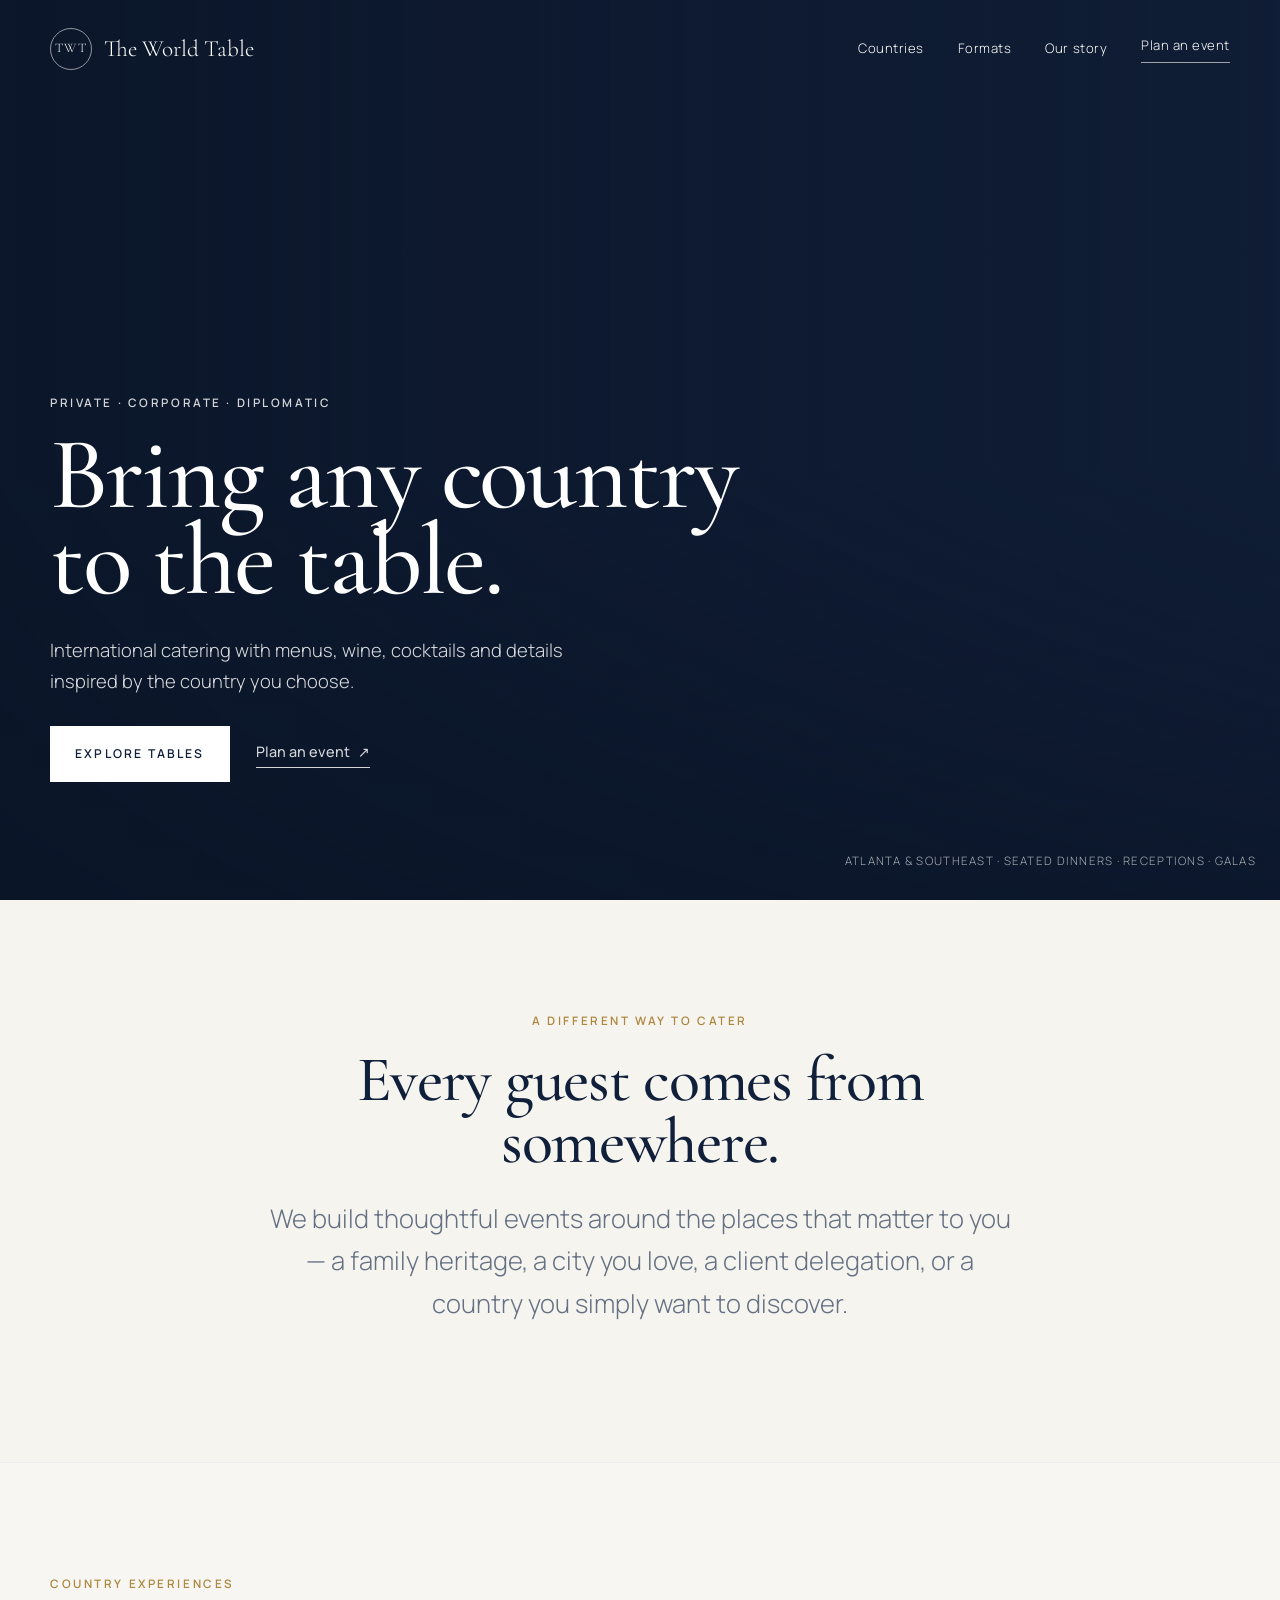
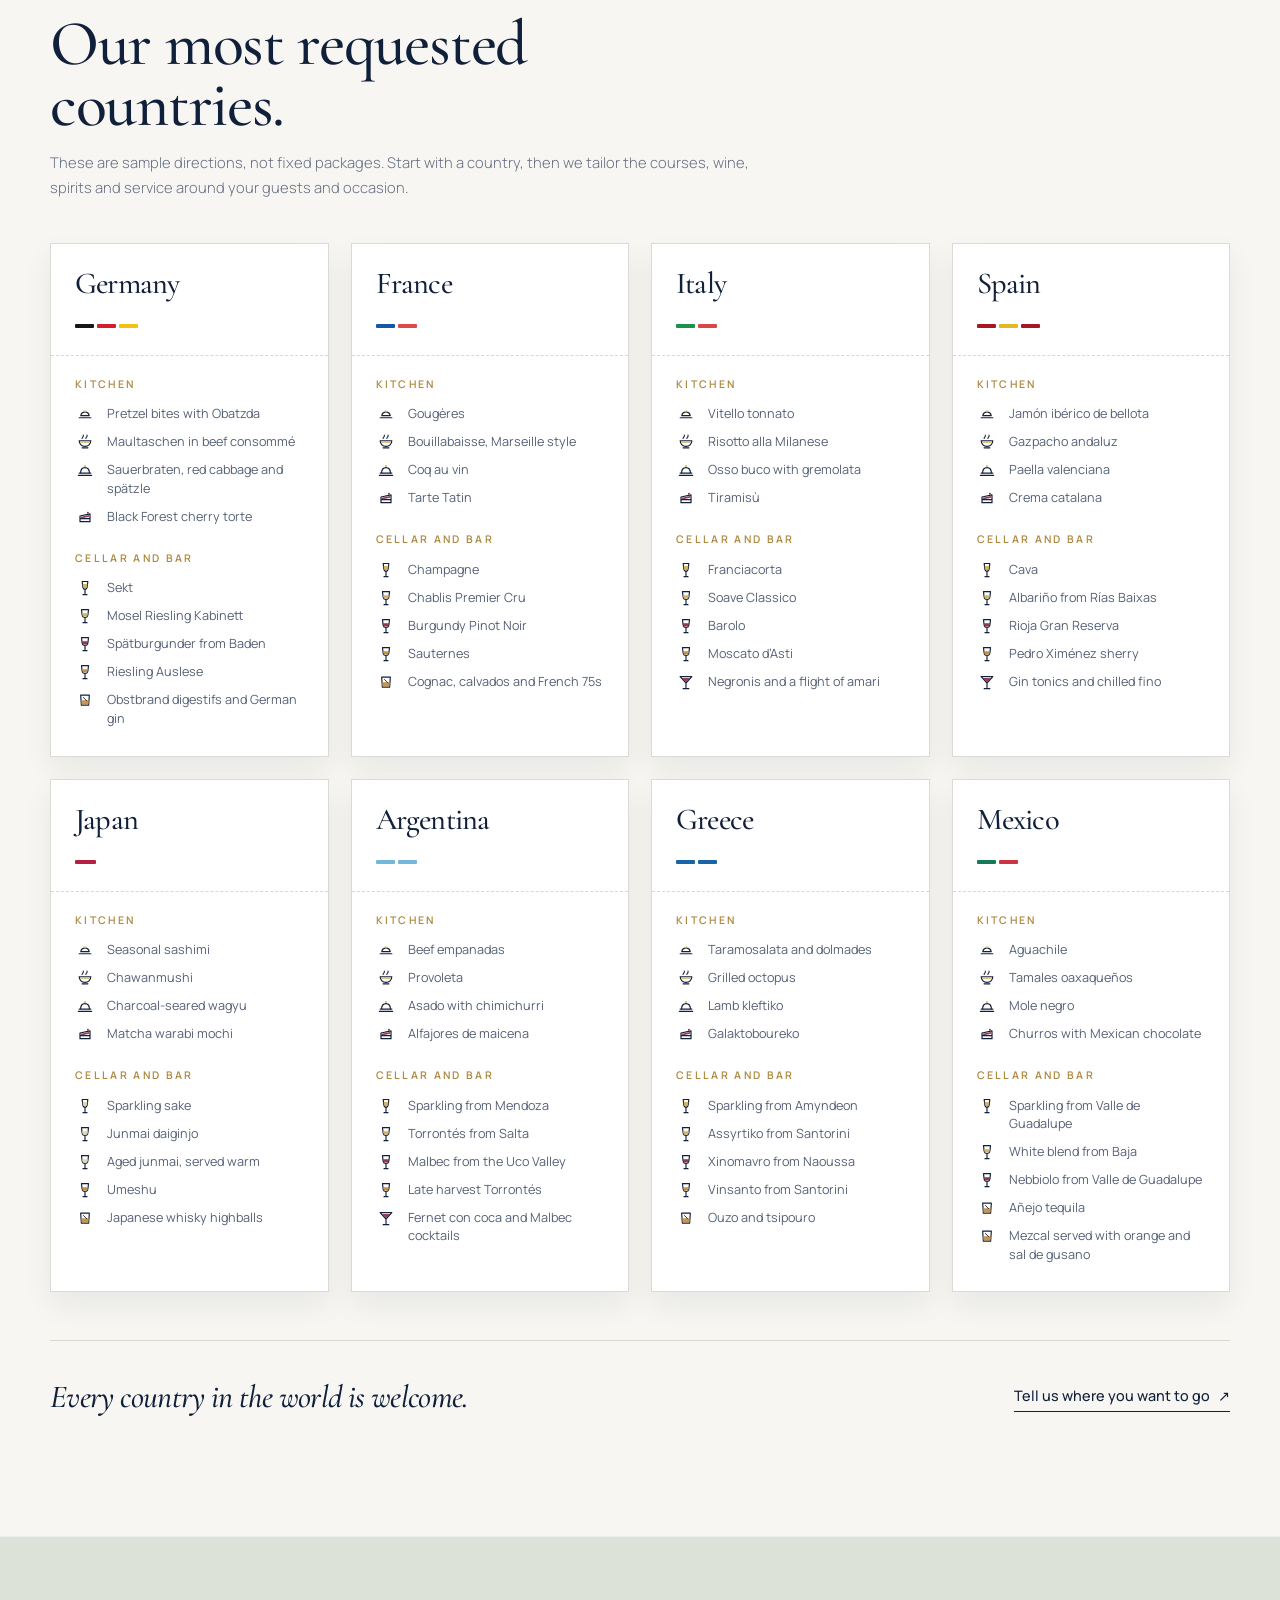
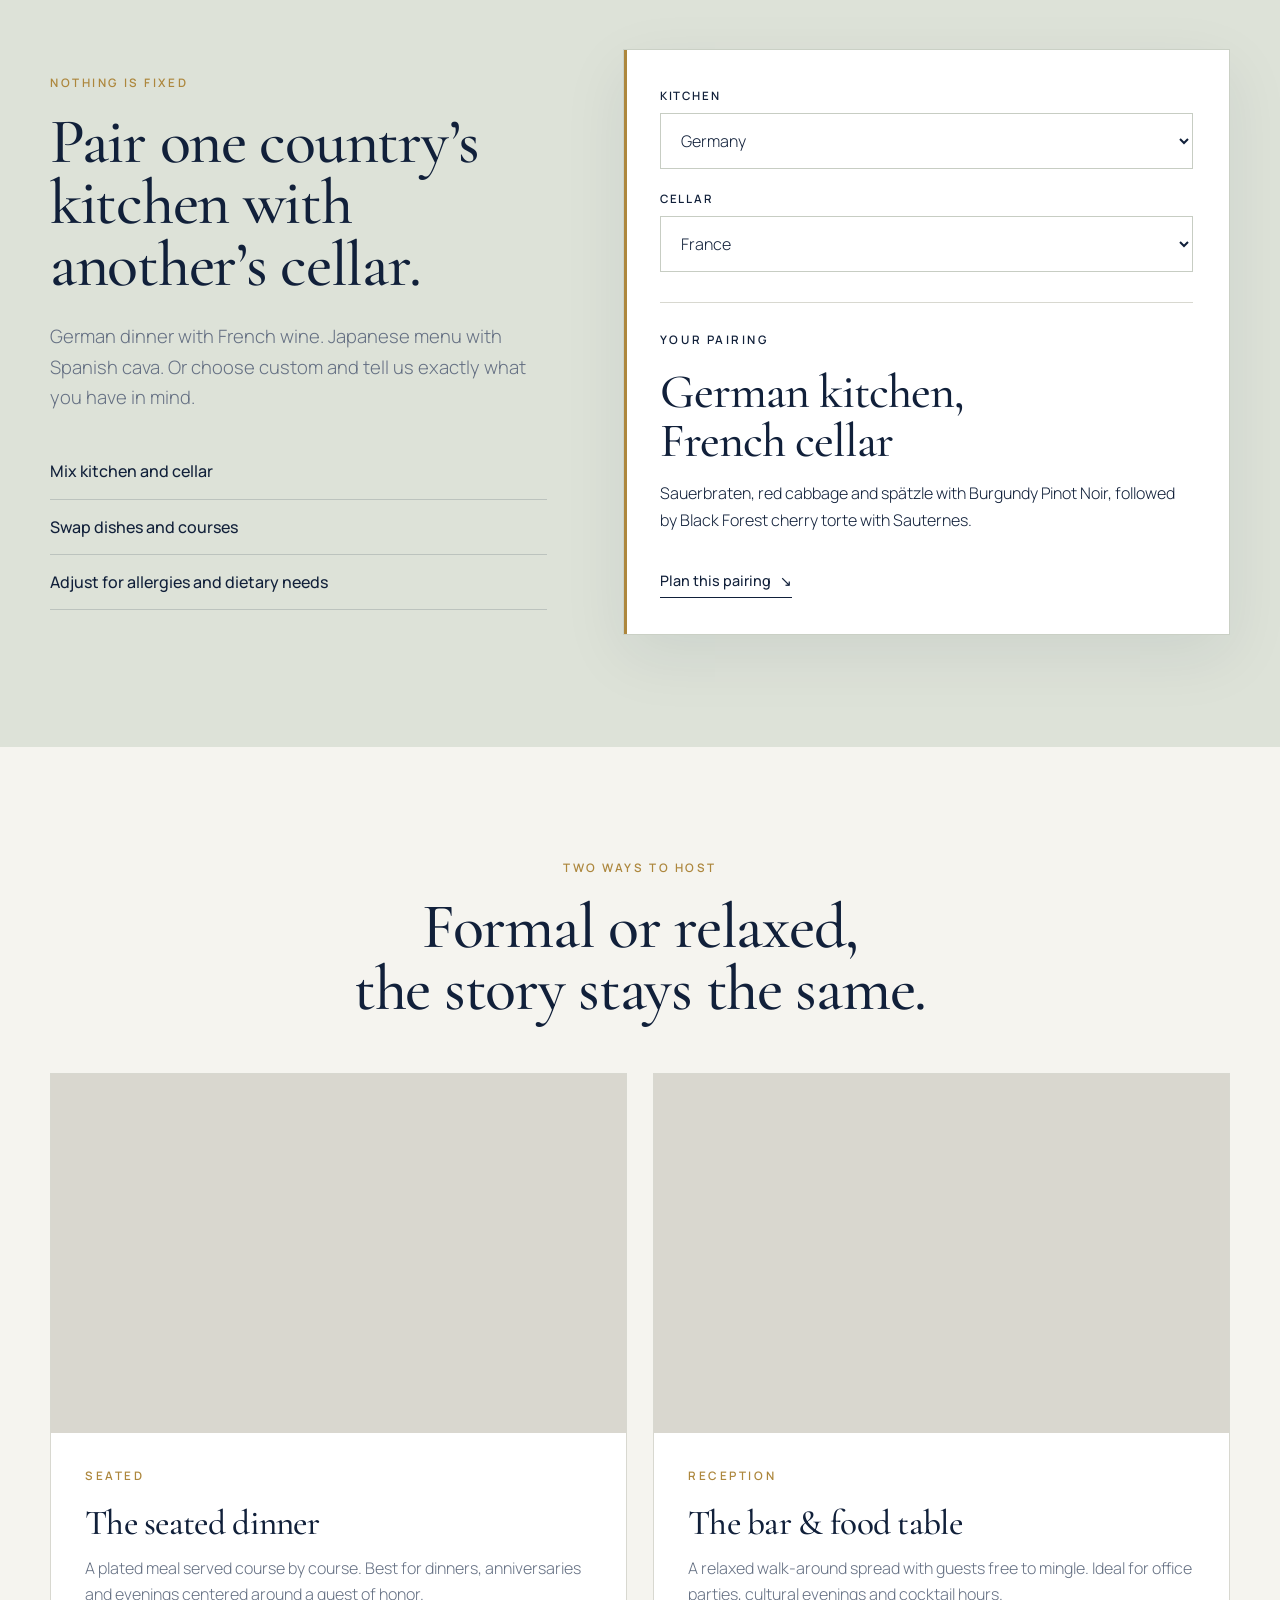
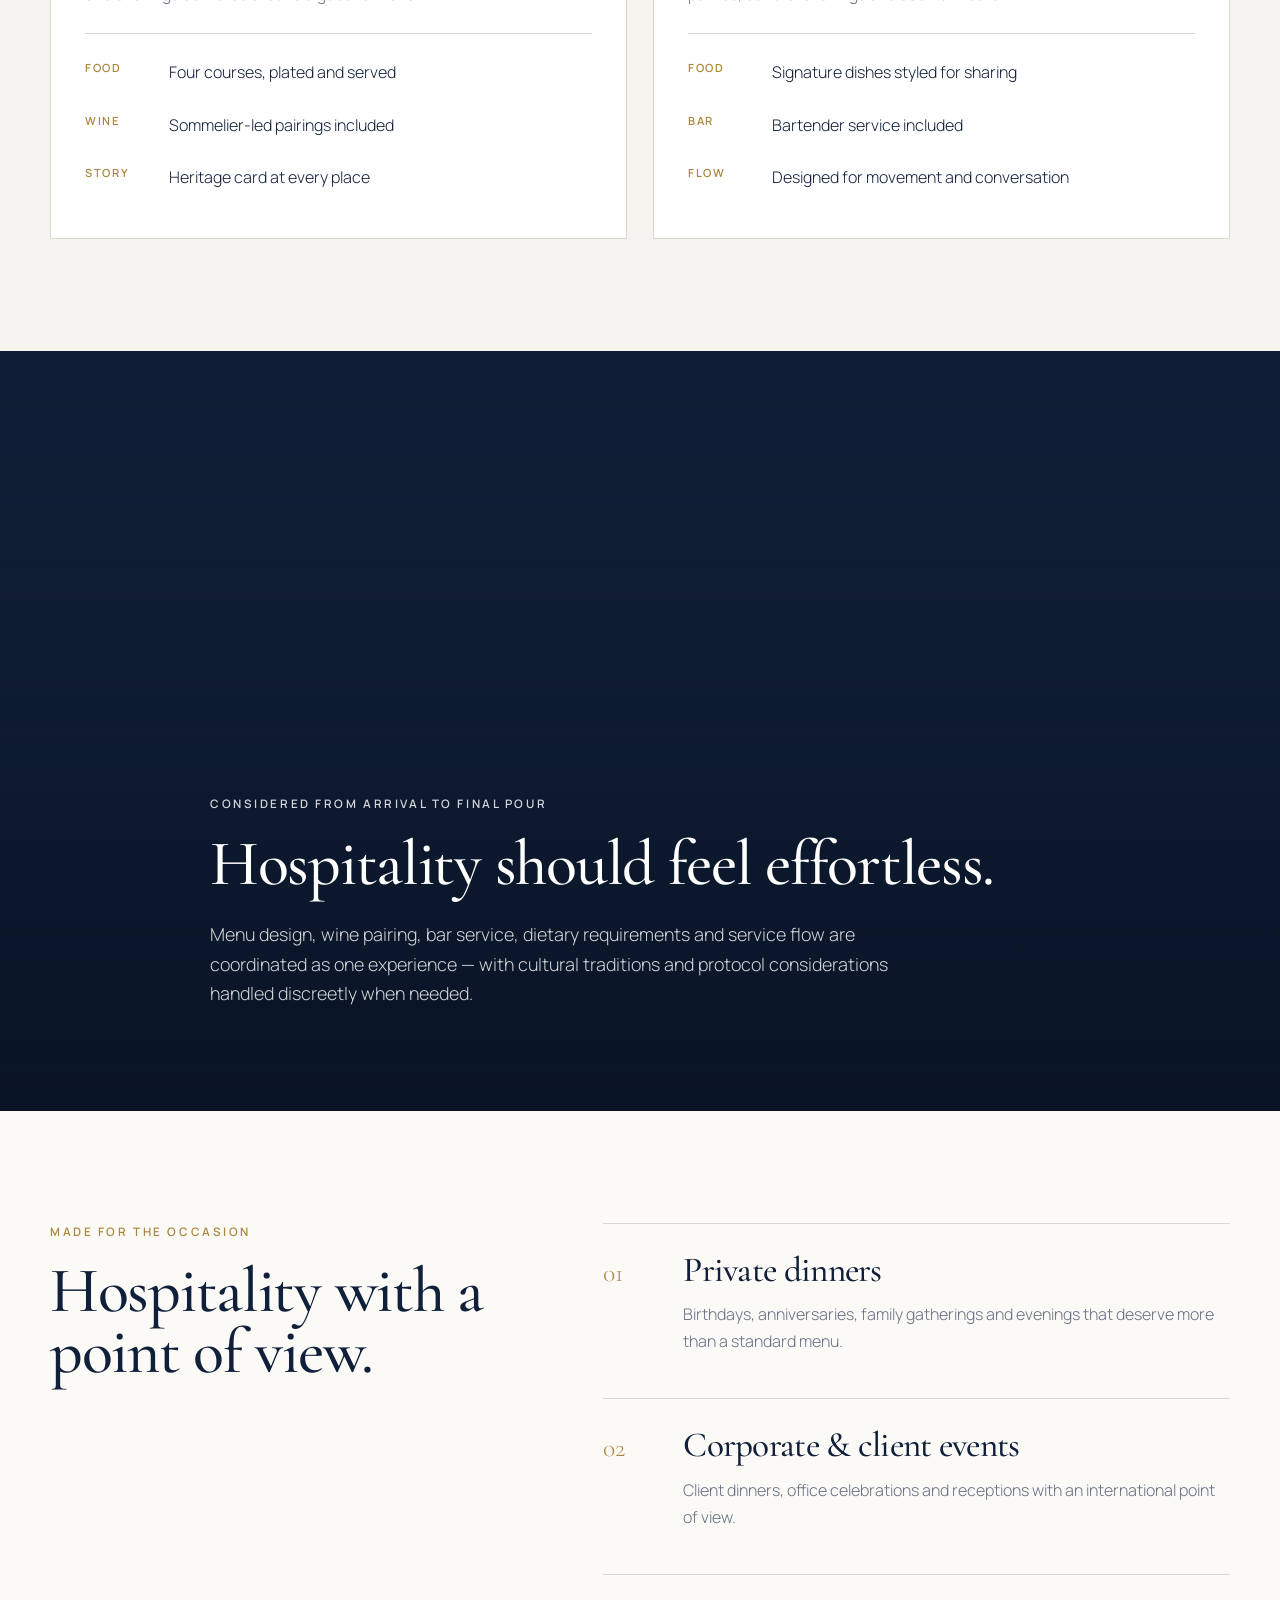
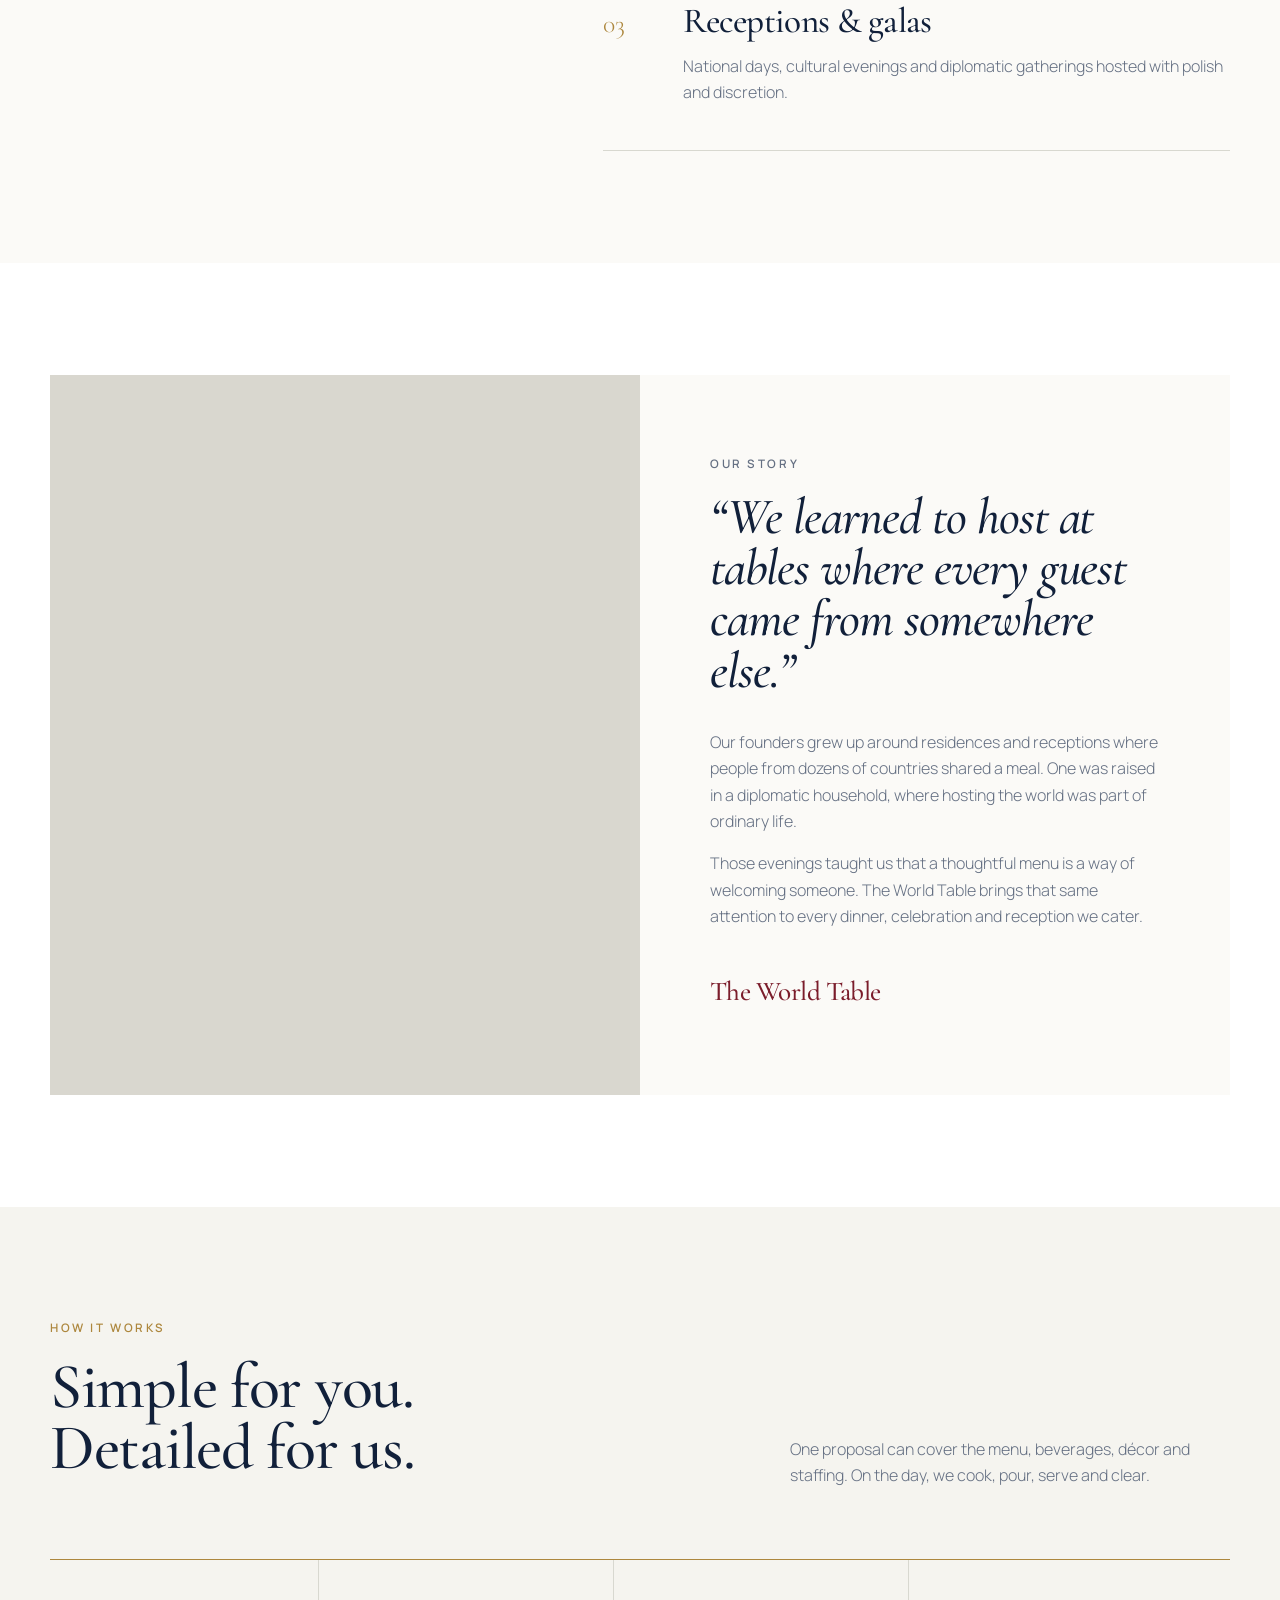
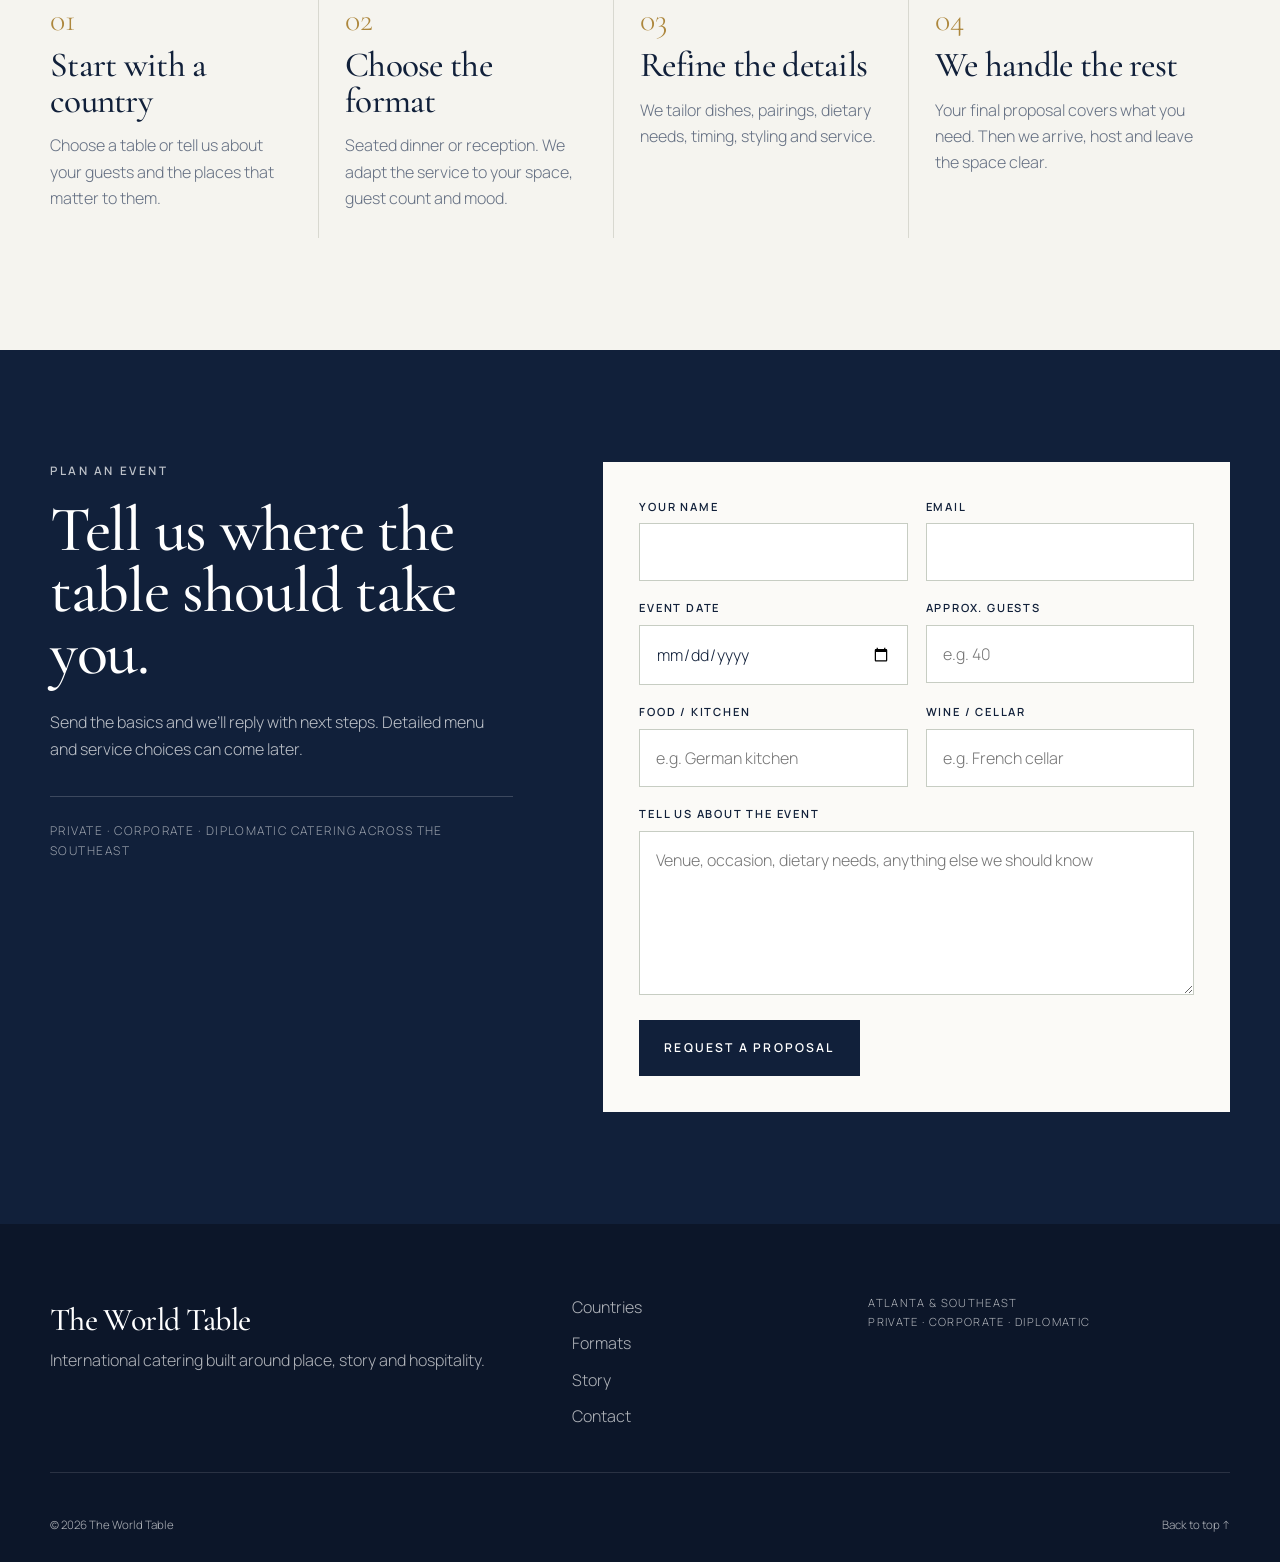
<file: index_v7.html>
<!doctype html>
<html lang="en">
<head>
  <meta charset="utf-8" />
  <meta name="viewport" content="width=device-width, initial-scale=1" />
  <meta name="description" content="The World Table — private, corporate and diplomatic catering inspired by countries around the world." />
  <title>The World Table — International Catering</title>
  <!-- Build: v7 -->
  <link rel="preconnect" href="https://fonts.googleapis.com">
  <link rel="preconnect" href="https://fonts.gstatic.com" crossorigin>
  <link href="https://fonts.googleapis.com/css2?family=Cormorant+Garamond:ital,wght@0,500;0,600;1,500&family=Manrope:wght@300;400;500;600&display=swap" rel="stylesheet">
  <link rel="stylesheet" href="styles_v7.css" />
</head>
<body>

  <svg class="icon-sprite" aria-hidden="true" focusable="false">
    <symbol id="icon-starter" viewBox="0 0 24 24">
      <path d="M5 16.5h14M7 14c.3-2.6 2.2-4.3 5-4.3s4.7 1.7 5 4.3H7Z" fill="none" stroke="currentColor" stroke-width="1.45" stroke-linecap="round" stroke-linejoin="round"/>
      <ellipse cx="12" cy="9" rx="2.2" ry="1.25" fill="var(--icon-accent,#c29a45)" stroke="none"/>
    </symbol>
    <symbol id="icon-bowl" viewBox="0 0 24 24">
      <path d="M5 10.5h14c-.4 4-3.2 6.7-7 6.7s-6.6-2.7-7-6.7ZM8.5 19h7" fill="none" stroke="currentColor" stroke-width="1.45" stroke-linecap="round" stroke-linejoin="round"/>
      <path d="M8.5 7.7c0-1 .8-1.5 1.25-2.15.45-.64.5-1.16.2-1.85M13 7.7c0-1 .8-1.5 1.25-2.15.45-.64.5-1.16.2-1.85" fill="none" stroke="currentColor" stroke-width="1.25" stroke-linecap="round"/>
      <path d="M6.3 11.2h11.4c-.22.8-.54 1.5-.94 2.08H7.24c-.4-.58-.72-1.28-.94-2.08Z" fill="var(--icon-accent,#d8b55b)" stroke="none" opacity=".72"/>
    </symbol>
    <symbol id="icon-cloche" viewBox="0 0 24 24">
      <path d="M5 15.7h14M6.7 15.7c0-3.9 2.1-6.6 5.3-6.6s5.3 2.7 5.3 6.6M4 18.4h16" fill="none" stroke="currentColor" stroke-width="1.45" stroke-linecap="round" stroke-linejoin="round"/>
      <circle cx="12" cy="7.1" r="1.15" fill="var(--icon-accent,#c29a45)" stroke="none"/>
    </symbol>
    <symbol id="icon-dessert" viewBox="0 0 24 24">
      <path d="M6 10.8 18 8.3v9.3H6v-6.8ZM6 14h12" fill="none" stroke="currentColor" stroke-width="1.45" stroke-linejoin="round"/>
      <path d="M7.2 11.7 16.8 9.7v2.1l-9.6 1.9v-2Z" fill="var(--icon-accent,#a8253d)" stroke="none" opacity=".9"/>
      <circle cx="15.5" cy="6.9" r="1.15" fill="var(--icon-accent,#a8253d)" stroke="none"/>
    </symbol>
    <symbol id="icon-flute" viewBox="0 0 24 24">
      <path d="M8.6 4.2h6.8l-.75 6.2c-.22 2-1.12 3.1-2.65 3.1s-2.43-1.1-2.65-3.1l-.75-6.2ZM12 13.5v5M9.6 20h4.8" fill="none" stroke="currentColor" stroke-width="1.4" stroke-linecap="round" stroke-linejoin="round"/>
      <path d="M9.2 7.2h5.6l-.42 3.1c-.18 1.35-.91 2.1-2.38 2.1s-2.2-.75-2.38-2.1l-.42-3.1Z" fill="var(--icon-accent,#ddb64e)" stroke="none" opacity=".9"/>
    </symbol>
    <symbol id="icon-wine" viewBox="0 0 24 24">
      <path d="M7.8 4.3h8.4l-.65 5.85c-.27 2.35-1.4 3.65-3.55 3.65s-3.28-1.3-3.55-3.65L7.8 4.3ZM12 13.8v5M9.6 20h4.8" fill="none" stroke="currentColor" stroke-width="1.4" stroke-linecap="round" stroke-linejoin="round"/>
      <path d="M8.5 8.8h7l-.15 1.32c-.2 1.74-1.02 2.62-3.35 2.62s-3.15-.88-3.35-2.62L8.5 8.8Z" fill="var(--icon-accent,#8a263d)" stroke="none" opacity=".93"/>
    </symbol>
    <symbol id="icon-cocktail" viewBox="0 0 24 24">
      <path d="M5 5.4h14l-7 7.8-7-7.8ZM12 13.2v5.4M8.6 20h6.8" fill="none" stroke="currentColor" stroke-width="1.4" stroke-linecap="round" stroke-linejoin="round"/>
      <path d="M7.4 7h9.2L12 12.05 7.4 7Z" fill="var(--icon-accent,#b54a34)" stroke="none" opacity=".9"/>
    </symbol>
    <symbol id="icon-tumbler" viewBox="0 0 24 24">
      <path d="M6.8 6.2h10.4l-.85 12H7.65l-.85-12Z" fill="none" stroke="currentColor" stroke-width="1.4" stroke-linejoin="round"/>
      <path d="M7.35 12.2h9.3l-.42 5.05H7.77l-.42-5.05Z" fill="var(--icon-accent,#bf7d2b)" stroke="none" opacity=".88"/>
      <path d="m10.2 9 3.8 4" fill="none" stroke="currentColor" stroke-width="1.1" stroke-linecap="round"/>
    </symbol>
  </svg>
  <header class="site-header" id="top">
    <a class="brand" href="#top" aria-label="The World Table home">
      <span class="brand-mark">TWT</span>
      <span class="brand-name">The World Table</span>
    </a>
    <button class="menu-toggle" aria-expanded="false" aria-controls="site-nav" aria-label="Open menu">
      <span></span><span></span>
    </button>
    <nav class="site-nav" id="site-nav">
      <a href="#experiences">Countries</a>
      <a href="#formats">Formats</a>
      <a href="#story">Our story</a>
      <a class="nav-cta" href="#inquire">Plan an event</a>
    </nav>
  </header>

  <main>
    <section class="hero">
      <div class="hero-media" role="img" aria-label="Elegant dinner table set for a private event"></div>
      <div class="hero-overlay"></div>
      <div class="hero-content container">
        <p class="eyebrow light">Private · Corporate · Diplomatic</p>
        <h1>Bring any country<br>to the table.</h1>
        <p class="hero-copy">International catering with menus, wine, cocktails and details inspired by the country you choose.</p>
        <div class="hero-actions">
          <a class="btn btn-light" href="#experiences">Explore tables</a>
          <a class="text-link light" href="#inquire">Plan an event <span>↗</span></a>
        </div>
      </div>
      <div class="hero-foot">Atlanta & Southeast · Seated dinners · Receptions · Galas</div>
    </section>

    <section class="intro section container narrow">
      <p class="kicker">A different way to cater</p>
      <h2>Every guest comes from somewhere.</h2>
      <p class="lead">We build thoughtful events around the places that matter to you — a family heritage, a city you love, a client delegation, or a country you simply want to discover.</p>
    </section>

    <section class="experiences section country-showcase" id="experiences">
      <div class="container country-menu-heading">
        <div>
          <p class="kicker">Country experiences</p>
          <h2>Our most requested countries.</h2>
          <p class="country-menu-intro">These are sample directions, not fixed packages. Start with a country, then we tailor the courses, wine, spirits and service around your guests and occasion.</p>
        </div>
      </div>

      <div class="country-scroll-hint container" aria-hidden="true">Swipe to explore sample tables <span>→</span></div>

      <div class="country-menu-grid">
        <article class="country-menu-card" data-country="Germany" role="button" tabindex="0" aria-label="Use Germany as the starting country">
          <header class="country-card-head">
            <h3>Germany</h3>
            <span class="flag-pips flag-germany" aria-hidden="true"><i></i><i></i><i></i></span>
          </header>
          <div class="country-card-body">
            <div class="menu-group">
              <p class="menu-label">Kitchen</p>
              <ul><li><svg class="menu-icon tone-gold" width="20" height="20" viewBox="0 0 24 24" aria-hidden="true"><use href="#icon-starter"></use></svg><span>Pretzel bites with Obatzda</span></li><li><svg class="menu-icon tone-gold" width="20" height="20" viewBox="0 0 24 24" aria-hidden="true"><use href="#icon-bowl"></use></svg><span>Maultaschen in beef consommé</span></li><li><svg class="menu-icon tone-gold" width="20" height="20" viewBox="0 0 24 24" aria-hidden="true"><use href="#icon-cloche"></use></svg><span>Sauerbraten, red cabbage and spätzle</span></li><li><svg class="menu-icon tone-red" width="20" height="20" viewBox="0 0 24 24" aria-hidden="true"><use href="#icon-dessert"></use></svg><span>Black Forest cherry torte</span></li></ul>
            </div>
            <div class="menu-group cellar-group">
              <p class="menu-label">Cellar and bar</p>
              <ul><li><svg class="menu-icon tone-gold" width="20" height="20" viewBox="0 0 24 24" aria-hidden="true"><use href="#icon-flute"></use></svg><span>Sekt</span></li><li><svg class="menu-icon tone-gold" width="20" height="20" viewBox="0 0 24 24" aria-hidden="true"><use href="#icon-wine"></use></svg><span>Mosel Riesling Kabinett</span></li><li><svg class="menu-icon tone-red" width="20" height="20" viewBox="0 0 24 24" aria-hidden="true"><use href="#icon-wine"></use></svg><span>Spätburgunder from Baden</span></li><li><svg class="menu-icon tone-amber" width="20" height="20" viewBox="0 0 24 24" aria-hidden="true"><use href="#icon-wine"></use></svg><span>Riesling Auslese</span></li><li><svg class="menu-icon tone-amber" width="20" height="20" viewBox="0 0 24 24" aria-hidden="true"><use href="#icon-tumbler"></use></svg><span>Obstbrand digestifs and German gin</span></li></ul>
            </div>
          </div>
        </article>
        <article class="country-menu-card" data-country="France" role="button" tabindex="0" aria-label="Use France as the starting country">
          <header class="country-card-head">
            <h3>France</h3>
            <span class="flag-pips flag-france" aria-hidden="true"><i></i><i></i></span>
          </header>
          <div class="country-card-body">
            <div class="menu-group">
              <p class="menu-label">Kitchen</p>
              <ul><li><svg class="menu-icon tone-gold" width="20" height="20" viewBox="0 0 24 24" aria-hidden="true"><use href="#icon-starter"></use></svg><span>Gougères</span></li><li><svg class="menu-icon tone-gold" width="20" height="20" viewBox="0 0 24 24" aria-hidden="true"><use href="#icon-bowl"></use></svg><span>Bouillabaisse, Marseille style</span></li><li><svg class="menu-icon tone-gold" width="20" height="20" viewBox="0 0 24 24" aria-hidden="true"><use href="#icon-cloche"></use></svg><span>Coq au vin</span></li><li><svg class="menu-icon tone-red" width="20" height="20" viewBox="0 0 24 24" aria-hidden="true"><use href="#icon-dessert"></use></svg><span>Tarte Tatin</span></li></ul>
            </div>
            <div class="menu-group cellar-group">
              <p class="menu-label">Cellar and bar</p>
              <ul><li><svg class="menu-icon tone-gold" width="20" height="20" viewBox="0 0 24 24" aria-hidden="true"><use href="#icon-flute"></use></svg><span>Champagne</span></li><li><svg class="menu-icon tone-gold" width="20" height="20" viewBox="0 0 24 24" aria-hidden="true"><use href="#icon-wine"></use></svg><span>Chablis Premier Cru</span></li><li><svg class="menu-icon tone-red" width="20" height="20" viewBox="0 0 24 24" aria-hidden="true"><use href="#icon-wine"></use></svg><span>Burgundy Pinot Noir</span></li><li><svg class="menu-icon tone-amber" width="20" height="20" viewBox="0 0 24 24" aria-hidden="true"><use href="#icon-wine"></use></svg><span>Sauternes</span></li><li><svg class="menu-icon tone-amber" width="20" height="20" viewBox="0 0 24 24" aria-hidden="true"><use href="#icon-tumbler"></use></svg><span>Cognac, calvados and French 75s</span></li></ul>
            </div>
          </div>
        </article>
        <article class="country-menu-card" data-country="Italy" role="button" tabindex="0" aria-label="Use Italy as the starting country">
          <header class="country-card-head">
            <h3>Italy</h3>
            <span class="flag-pips flag-italy" aria-hidden="true"><i></i><i></i></span>
          </header>
          <div class="country-card-body">
            <div class="menu-group">
              <p class="menu-label">Kitchen</p>
              <ul><li><svg class="menu-icon tone-gold" width="20" height="20" viewBox="0 0 24 24" aria-hidden="true"><use href="#icon-starter"></use></svg><span>Vitello tonnato</span></li><li><svg class="menu-icon tone-gold" width="20" height="20" viewBox="0 0 24 24" aria-hidden="true"><use href="#icon-bowl"></use></svg><span>Risotto alla Milanese</span></li><li><svg class="menu-icon tone-gold" width="20" height="20" viewBox="0 0 24 24" aria-hidden="true"><use href="#icon-cloche"></use></svg><span>Osso buco with gremolata</span></li><li><svg class="menu-icon tone-red" width="20" height="20" viewBox="0 0 24 24" aria-hidden="true"><use href="#icon-dessert"></use></svg><span>Tiramisù</span></li></ul>
            </div>
            <div class="menu-group cellar-group">
              <p class="menu-label">Cellar and bar</p>
              <ul><li><svg class="menu-icon tone-gold" width="20" height="20" viewBox="0 0 24 24" aria-hidden="true"><use href="#icon-flute"></use></svg><span>Franciacorta</span></li><li><svg class="menu-icon tone-gold" width="20" height="20" viewBox="0 0 24 24" aria-hidden="true"><use href="#icon-wine"></use></svg><span>Soave Classico</span></li><li><svg class="menu-icon tone-red" width="20" height="20" viewBox="0 0 24 24" aria-hidden="true"><use href="#icon-wine"></use></svg><span>Barolo</span></li><li><svg class="menu-icon tone-amber" width="20" height="20" viewBox="0 0 24 24" aria-hidden="true"><use href="#icon-wine"></use></svg><span>Moscato d’Asti</span></li><li><svg class="menu-icon tone-red" width="20" height="20" viewBox="0 0 24 24" aria-hidden="true"><use href="#icon-cocktail"></use></svg><span>Negronis and a flight of amari</span></li></ul>
            </div>
          </div>
        </article>
        <article class="country-menu-card" data-country="Spain" role="button" tabindex="0" aria-label="Use Spain as the starting country">
          <header class="country-card-head">
            <h3>Spain</h3>
            <span class="flag-pips flag-spain" aria-hidden="true"><i></i><i></i><i></i></span>
          </header>
          <div class="country-card-body">
            <div class="menu-group">
              <p class="menu-label">Kitchen</p>
              <ul><li><svg class="menu-icon tone-gold" width="20" height="20" viewBox="0 0 24 24" aria-hidden="true"><use href="#icon-starter"></use></svg><span>Jamón ibérico de bellota</span></li><li><svg class="menu-icon tone-gold" width="20" height="20" viewBox="0 0 24 24" aria-hidden="true"><use href="#icon-bowl"></use></svg><span>Gazpacho andaluz</span></li><li><svg class="menu-icon tone-gold" width="20" height="20" viewBox="0 0 24 24" aria-hidden="true"><use href="#icon-cloche"></use></svg><span>Paella valenciana</span></li><li><svg class="menu-icon tone-red" width="20" height="20" viewBox="0 0 24 24" aria-hidden="true"><use href="#icon-dessert"></use></svg><span>Crema catalana</span></li></ul>
            </div>
            <div class="menu-group cellar-group">
              <p class="menu-label">Cellar and bar</p>
              <ul><li><svg class="menu-icon tone-gold" width="20" height="20" viewBox="0 0 24 24" aria-hidden="true"><use href="#icon-flute"></use></svg><span>Cava</span></li><li><svg class="menu-icon tone-gold" width="20" height="20" viewBox="0 0 24 24" aria-hidden="true"><use href="#icon-wine"></use></svg><span>Albariño from Rías Baixas</span></li><li><svg class="menu-icon tone-red" width="20" height="20" viewBox="0 0 24 24" aria-hidden="true"><use href="#icon-wine"></use></svg><span>Rioja Gran Reserva</span></li><li><svg class="menu-icon tone-amber" width="20" height="20" viewBox="0 0 24 24" aria-hidden="true"><use href="#icon-wine"></use></svg><span>Pedro Ximénez sherry</span></li><li><svg class="menu-icon tone-red" width="20" height="20" viewBox="0 0 24 24" aria-hidden="true"><use href="#icon-cocktail"></use></svg><span>Gin tonics and chilled fino</span></li></ul>
            </div>
          </div>
        </article>
        <article class="country-menu-card" data-country="Japan" role="button" tabindex="0" aria-label="Use Japan as the starting country">
          <header class="country-card-head">
            <h3>Japan</h3>
            <span class="flag-pips flag-japan" aria-hidden="true"><i></i></span>
          </header>
          <div class="country-card-body">
            <div class="menu-group">
              <p class="menu-label">Kitchen</p>
              <ul><li><svg class="menu-icon tone-gold" width="20" height="20" viewBox="0 0 24 24" aria-hidden="true"><use href="#icon-starter"></use></svg><span>Seasonal sashimi</span></li><li><svg class="menu-icon tone-gold" width="20" height="20" viewBox="0 0 24 24" aria-hidden="true"><use href="#icon-bowl"></use></svg><span>Chawanmushi</span></li><li><svg class="menu-icon tone-gold" width="20" height="20" viewBox="0 0 24 24" aria-hidden="true"><use href="#icon-cloche"></use></svg><span>Charcoal-seared wagyu</span></li><li><svg class="menu-icon tone-red" width="20" height="20" viewBox="0 0 24 24" aria-hidden="true"><use href="#icon-dessert"></use></svg><span>Matcha warabi mochi</span></li></ul>
            </div>
            <div class="menu-group cellar-group">
              <p class="menu-label">Cellar and bar</p>
              <ul><li><svg class="menu-icon tone-pale" width="20" height="20" viewBox="0 0 24 24" aria-hidden="true"><use href="#icon-flute"></use></svg><span>Sparkling sake</span></li><li><svg class="menu-icon tone-pale" width="20" height="20" viewBox="0 0 24 24" aria-hidden="true"><use href="#icon-wine"></use></svg><span>Junmai daiginjo</span></li><li><svg class="menu-icon tone-pale" width="20" height="20" viewBox="0 0 24 24" aria-hidden="true"><use href="#icon-wine"></use></svg><span>Aged junmai, served warm</span></li><li><svg class="menu-icon tone-amber" width="20" height="20" viewBox="0 0 24 24" aria-hidden="true"><use href="#icon-wine"></use></svg><span>Umeshu</span></li><li><svg class="menu-icon tone-amber" width="20" height="20" viewBox="0 0 24 24" aria-hidden="true"><use href="#icon-tumbler"></use></svg><span>Japanese whisky highballs</span></li></ul>
            </div>
          </div>
        </article>
        <article class="country-menu-card" data-country="Argentina" role="button" tabindex="0" aria-label="Use Argentina as the starting country">
          <header class="country-card-head">
            <h3>Argentina</h3>
            <span class="flag-pips flag-argentina" aria-hidden="true"><i></i><i></i></span>
          </header>
          <div class="country-card-body">
            <div class="menu-group">
              <p class="menu-label">Kitchen</p>
              <ul><li><svg class="menu-icon tone-gold" width="20" height="20" viewBox="0 0 24 24" aria-hidden="true"><use href="#icon-starter"></use></svg><span>Beef empanadas</span></li><li><svg class="menu-icon tone-gold" width="20" height="20" viewBox="0 0 24 24" aria-hidden="true"><use href="#icon-bowl"></use></svg><span>Provoleta</span></li><li><svg class="menu-icon tone-gold" width="20" height="20" viewBox="0 0 24 24" aria-hidden="true"><use href="#icon-cloche"></use></svg><span>Asado with chimichurri</span></li><li><svg class="menu-icon tone-red" width="20" height="20" viewBox="0 0 24 24" aria-hidden="true"><use href="#icon-dessert"></use></svg><span>Alfajores de maicena</span></li></ul>
            </div>
            <div class="menu-group cellar-group">
              <p class="menu-label">Cellar and bar</p>
              <ul><li><svg class="menu-icon tone-gold" width="20" height="20" viewBox="0 0 24 24" aria-hidden="true"><use href="#icon-flute"></use></svg><span>Sparkling from Mendoza</span></li><li><svg class="menu-icon tone-gold" width="20" height="20" viewBox="0 0 24 24" aria-hidden="true"><use href="#icon-wine"></use></svg><span>Torrontés from Salta</span></li><li><svg class="menu-icon tone-red" width="20" height="20" viewBox="0 0 24 24" aria-hidden="true"><use href="#icon-wine"></use></svg><span>Malbec from the Uco Valley</span></li><li><svg class="menu-icon tone-amber" width="20" height="20" viewBox="0 0 24 24" aria-hidden="true"><use href="#icon-wine"></use></svg><span>Late harvest Torrontés</span></li><li><svg class="menu-icon tone-red" width="20" height="20" viewBox="0 0 24 24" aria-hidden="true"><use href="#icon-cocktail"></use></svg><span>Fernet con coca and Malbec cocktails</span></li></ul>
            </div>
          </div>
        </article>
        <article class="country-menu-card" data-country="Greece" role="button" tabindex="0" aria-label="Use Greece as the starting country">
          <header class="country-card-head">
            <h3>Greece</h3>
            <span class="flag-pips flag-greece" aria-hidden="true"><i></i><i></i></span>
          </header>
          <div class="country-card-body">
            <div class="menu-group">
              <p class="menu-label">Kitchen</p>
              <ul><li><svg class="menu-icon tone-gold" width="20" height="20" viewBox="0 0 24 24" aria-hidden="true"><use href="#icon-starter"></use></svg><span>Taramosalata and dolmades</span></li><li><svg class="menu-icon tone-gold" width="20" height="20" viewBox="0 0 24 24" aria-hidden="true"><use href="#icon-bowl"></use></svg><span>Grilled octopus</span></li><li><svg class="menu-icon tone-gold" width="20" height="20" viewBox="0 0 24 24" aria-hidden="true"><use href="#icon-cloche"></use></svg><span>Lamb kleftiko</span></li><li><svg class="menu-icon tone-red" width="20" height="20" viewBox="0 0 24 24" aria-hidden="true"><use href="#icon-dessert"></use></svg><span>Galaktoboureko</span></li></ul>
            </div>
            <div class="menu-group cellar-group">
              <p class="menu-label">Cellar and bar</p>
              <ul><li><svg class="menu-icon tone-gold" width="20" height="20" viewBox="0 0 24 24" aria-hidden="true"><use href="#icon-flute"></use></svg><span>Sparkling from Amyndeon</span></li><li><svg class="menu-icon tone-gold" width="20" height="20" viewBox="0 0 24 24" aria-hidden="true"><use href="#icon-wine"></use></svg><span>Assyrtiko from Santorini</span></li><li><svg class="menu-icon tone-red" width="20" height="20" viewBox="0 0 24 24" aria-hidden="true"><use href="#icon-wine"></use></svg><span>Xinomavro from Naoussa</span></li><li><svg class="menu-icon tone-amber" width="20" height="20" viewBox="0 0 24 24" aria-hidden="true"><use href="#icon-wine"></use></svg><span>Vinsanto from Santorini</span></li><li><svg class="menu-icon tone-amber" width="20" height="20" viewBox="0 0 24 24" aria-hidden="true"><use href="#icon-tumbler"></use></svg><span>Ouzo and tsipouro</span></li></ul>
            </div>
          </div>
        </article>
        <article class="country-menu-card" data-country="Mexico" role="button" tabindex="0" aria-label="Use Mexico as the starting country">
          <header class="country-card-head">
            <h3>Mexico</h3>
            <span class="flag-pips flag-mexico" aria-hidden="true"><i></i><i></i></span>
          </header>
          <div class="country-card-body">
            <div class="menu-group">
              <p class="menu-label">Kitchen</p>
              <ul><li><svg class="menu-icon tone-gold" width="20" height="20" viewBox="0 0 24 24" aria-hidden="true"><use href="#icon-starter"></use></svg><span>Aguachile</span></li><li><svg class="menu-icon tone-gold" width="20" height="20" viewBox="0 0 24 24" aria-hidden="true"><use href="#icon-bowl"></use></svg><span>Tamales oaxaqueños</span></li><li><svg class="menu-icon tone-gold" width="20" height="20" viewBox="0 0 24 24" aria-hidden="true"><use href="#icon-cloche"></use></svg><span>Mole negro</span></li><li><svg class="menu-icon tone-red" width="20" height="20" viewBox="0 0 24 24" aria-hidden="true"><use href="#icon-dessert"></use></svg><span>Churros with Mexican chocolate</span></li></ul>
            </div>
            <div class="menu-group cellar-group">
              <p class="menu-label">Cellar and bar</p>
              <ul><li><svg class="menu-icon tone-gold" width="20" height="20" viewBox="0 0 24 24" aria-hidden="true"><use href="#icon-flute"></use></svg><span>Sparkling from Valle de Guadalupe</span></li><li><svg class="menu-icon tone-gold" width="20" height="20" viewBox="0 0 24 24" aria-hidden="true"><use href="#icon-wine"></use></svg><span>White blend from Baja</span></li><li><svg class="menu-icon tone-red" width="20" height="20" viewBox="0 0 24 24" aria-hidden="true"><use href="#icon-wine"></use></svg><span>Nebbiolo from Valle de Guadalupe</span></li><li><svg class="menu-icon tone-amber" width="20" height="20" viewBox="0 0 24 24" aria-hidden="true"><use href="#icon-tumbler"></use></svg><span>Añejo tequila</span></li><li><svg class="menu-icon tone-amber" width="20" height="20" viewBox="0 0 24 24" aria-hidden="true"><use href="#icon-tumbler"></use></svg><span>Mezcal served with orange and sal de gusano</span></li></ul>
            </div>
          </div>
        </article>
      </div>

      <div class="all-countries container">
        <p class="script">Every country in the world is welcome.</p>
        <a href="#inquire" class="text-link">Tell us where you want to go <span>↗</span></a>
      </div>
    </section>

    <section class="pairing section" id="pairings">
      <div class="container pairing-layout">
        <div class="pairing-copy">
          <p class="kicker">Nothing is fixed</p>
          <h2>Pair one country’s kitchen with another’s cellar.</h2>
          <p class="lead-sm">German dinner with French wine. Japanese menu with Spanish cava. Or choose custom and tell us exactly what you have in mind.</p>
          <ul class="check-list">
            <li>Mix kitchen and cellar</li>
            <li>Swap dishes and courses</li>
            <li>Adjust for allergies and dietary needs</li>
          </ul>
        </div>

        <div class="pairing-card" aria-live="polite">
          <div class="selector-row">
            <label for="kitchen">Kitchen</label>
            <select id="kitchen">
              <option value="Germany">Germany</option>
              <option value="France">France</option>
              <option value="Italy">Italy</option>
              <option value="Spain">Spain</option>
              <option value="Japan">Japan</option>
              <option value="Argentina">Argentina</option>
              <option value="Greece">Greece</option>
              <option value="Mexico">Mexico</option>
              <option value="Custom">Custom</option>
            </select>
          </div>
          <div class="selector-row">
            <label for="cellar">Cellar</label>
            <select id="cellar">
              <option value="France">France</option>
              <option value="Germany">Germany</option>
              <option value="Italy">Italy</option>
              <option value="Spain">Spain</option>
              <option value="Japan">Japan</option>
              <option value="Argentina">Argentina</option>
              <option value="Greece">Greece</option>
              <option value="Mexico">Mexico</option>
              <option value="Custom">Custom</option>
            </select>
          </div>
          <div class="pairing-result">
            <p class="eyebrow">Your pairing</p>
            <h3><span id="kitchen-name">German</span> kitchen,<br><span id="cellar-name">French</span> cellar</h3>
            <p id="pairing-copy">Sauerbraten, red cabbage and spätzle with Burgundy Pinot Noir, followed by Black Forest cherry torte with Sauternes.</p>
            <button class="pairing-plan-btn" id="plan-pairing" type="button">Plan this pairing <span>↘</span></button>
          </div>
        </div>
      </div>
    </section>

    <section class="formats section" id="formats">
      <div class="container section-heading center-heading">
        <p class="kicker">Two ways to host</p>
        <h2>Formal or relaxed,<br>the story stays the same.</h2>
      </div>

      <div class="format-grid container">
        <article class="format-card seated">
          <div class="format-photo" role="img" aria-label="Formal seated dinner"></div>
          <div class="format-content">
            <p class="eyebrow">Seated</p>
            <h3>The seated dinner</h3>
            <p>A plated meal served course by course. Best for dinners, anniversaries and evenings centered around a guest of honor.</p>
            <dl>
              <div><dt>Food</dt><dd>Four courses, plated and served</dd></div>
              <div><dt>Wine</dt><dd>Sommelier-led pairings included</dd></div>
              <div><dt>Story</dt><dd>Heritage card at every place</dd></div>
            </dl>
          </div>
        </article>

        <article class="format-card reception">
          <div class="format-photo" role="img" aria-label="Relaxed cocktail reception"></div>
          <div class="format-content">
            <p class="eyebrow">Reception</p>
            <h3>The bar & food table</h3>
            <p>A relaxed walk-around spread with guests free to mingle. Ideal for office parties, cultural evenings and cocktail hours.</p>
            <dl>
              <div><dt>Food</dt><dd>Signature dishes styled for sharing</dd></div>
              <div><dt>Bar</dt><dd>Bartender service included</dd></div>
              <div><dt>Flow</dt><dd>Designed for movement and conversation</dd></div>
            </dl>
          </div>
        </article>
      </div>
    </section>

    <section class="atmosphere" aria-label="The World Table hospitality experience">
      <div class="atmosphere-media" role="img" aria-label="Elegant candlelit table prepared for an intimate dinner"></div>
      <div class="atmosphere-overlay"></div>
      <div class="container atmosphere-content">
        <p class="kicker light">Considered from arrival to final pour</p>
        <h2>Hospitality should feel effortless.</h2>
        <p>Menu design, wine pairing, bar service, dietary requirements and service flow are coordinated as one experience — with cultural traditions and protocol considerations handled discreetly when needed.</p>
      </div>
    </section>

    <section class="occasions section">
      <div class="container occasions-layout">
        <div>
          <p class="kicker">Made for the occasion</p>
          <h2>Hospitality with a point of view.</h2>
        </div>
        <div class="occasion-list">
          <article><span>01</span><div><h3>Private dinners</h3><p>Birthdays, anniversaries, family gatherings and evenings that deserve more than a standard menu.</p></div></article>
          <article><span>02</span><div><h3>Corporate & client events</h3><p>Client dinners, office celebrations and receptions with an international point of view.</p></div></article>
          <article><span>03</span><div><h3>Receptions & galas</h3><p>National days, cultural evenings and diplomatic gatherings hosted with polish and discretion.</p></div></article>
        </div>
      </div>
    </section>

    <section class="story section" id="story">
      <div class="container story-layout">
        <div class="story-image" role="img" aria-label="Formal international reception table"></div>
        <div class="story-copy">
          <p class="kicker">Our story</p>
          <blockquote>“We learned to host at tables where every guest came from somewhere else.”</blockquote>
          <p>Our founders grew up around residences and receptions where people from dozens of countries shared a meal. One was raised in a diplomatic household, where hosting the world was part of ordinary life.</p>
          <p>Those evenings taught us that a thoughtful menu is a way of welcoming someone. The World Table brings that same attention to every dinner, celebration and reception we cater.</p>
          <div class="signature">The World Table</div>
        </div>
      </div>
    </section>

    <section class="process section">
      <div class="container section-heading split-heading">
        <div>
          <p class="kicker">How it works</p>
          <h2>Simple for you.<br>Detailed for us.</h2>
        </div>
        <p>One proposal can cover the menu, beverages, décor and staffing. On the day, we cook, pour, serve and clear.</p>
      </div>
      <div class="process-grid container">
        <article><span>01</span><h3>Start with a country</h3><p>Choose a table or tell us about your guests and the places that matter to them.</p></article>
        <article><span>02</span><h3>Choose the format</h3><p>Seated dinner or reception. We adapt the service to your space, guest count and mood.</p></article>
        <article><span>03</span><h3>Refine the details</h3><p>We tailor dishes, pairings, dietary needs, timing, styling and service.</p></article>
        <article><span>04</span><h3>We handle the rest</h3><p>Your final proposal covers what you need. Then we arrive, host and leave the space clear.</p></article>
      </div>
    </section>

    <section class="inquire section" id="inquire">
      <div class="container inquire-layout">
        <div class="inquire-copy">
          <p class="kicker light">Plan an event</p>
          <h2>Tell us where the table should take you.</h2>
          <p>Send the basics and we’ll reply with next steps. Detailed menu and service choices can come later.</p>
          <div class="contact-note">Private · Corporate · Diplomatic catering across the Southeast</div>
        </div>

        <!-- Add your EXISTING Formspree ID here. Do not change the recipient in your dashboard. -->
        <form class="inquiry-form" id="inquiry-form" action="https://formspree.io/f/YOUR_FORM_ID" method="POST" aria-label="Event inquiry">
          <div class="form-grid two">
            <label><span>Your name</span><input type="text" name="name" required /></label>
            <label><span>Email</span><input type="email" name="email" required /></label>
          </div>
          <div class="form-grid two">
            <label><span>Event date</span><input type="date" name="date" /></label>
            <label><span>Approx. guests</span><input type="number" name="guests" min="1" placeholder="e.g. 40" /></label>
          </div>
          <div class="form-grid two pairing-request-fields">
            <label><span>Food / kitchen</span><input id="food-input" type="text" name="food" placeholder="e.g. German kitchen" /></label>
            <label><span>Wine / cellar</span><input id="wine-input" type="text" name="wine" placeholder="e.g. French cellar" /></label>
          </div>
          <label><span>Tell us about the event</span><textarea id="details-input" name="details" rows="5" placeholder="Venue, occasion, dietary needs, anything else we should know"></textarea></label>
          <button class="btn btn-dark" type="submit" id="inquiry-submit">Request a proposal</button>
          <p class="form-status" id="inquiry-error" role="alert" hidden></p>
        </form>
        <div class="inquiry-success" id="inquiry-success" role="status" tabindex="-1" aria-live="polite" hidden>
          <span class="success-kicker">THE WORLD TABLE</span>
          <span class="success-rule" aria-hidden="true"></span>
          <h3>Thank you for your inquiry.</h3>
          <p>We’ve received your request and look forward to learning more about your occasion. We’ll be in touch shortly.</p>
          <a class="success-return" href="#top">Return to the World Table <span aria-hidden="true">↗</span></a>
        </div>
      </div>
    </section>
  </main>

  <footer class="site-footer">
    <div class="container footer-grid">
      <div><div class="footer-brand">The World Table</div><p>International catering built around place, story and hospitality.</p></div>
      <div class="footer-links"><a href="#experiences">Countries</a><a href="#formats">Formats</a><a href="#story">Story</a><a href="#inquire">Contact</a></div>
      <div class="footer-note">Atlanta & Southeast<br>Private · Corporate · Diplomatic</div>
    </div>
    <div class="container footer-bottom"><span>© <span id="year"></span> The World Table</span><a href="#top">Back to top ↑</a></div>
  </footer>

  <script src="script_v7.js"></script>
</body>
</html>
</file>
<file: styles_v7.css>
/* The World Table — v6 */
:root {
  --navy: #11203a;
  --navy-2: #172743;
  --ivory: #f5f4ef;
  --paper: #fbfaf7;
  --sage: #dde2d8;
  --gold: #ad873d;
  --burgundy: #7b1d2b;
  --ink-soft: #657083;
  --line: #d8d8d0;
  --white: #fff;
  --shadow: 0 20px 60px rgba(17, 32, 58, .08);
}

* { box-sizing: border-box; }
html { scroll-behavior: smooth; }
body {
  margin: 0;
  background: var(--ivory);
  color: var(--navy);
  font-family: "Manrope", system-ui, sans-serif;
  font-weight: 300;
  line-height: 1.65;
}
a { color: inherit; text-decoration: none; }
img { max-width: 100%; display: block; }
button, input, textarea, select { font: inherit; }

.container { width: min(1180px, calc(100% - 48px)); margin-inline: auto; }
.narrow { width: min(850px, calc(100% - 48px)); }
.section { padding: 112px 0; }
.kicker, .eyebrow {
  margin: 0 0 18px;
  font-size: .73rem;
  font-weight: 600;
  letter-spacing: .22em;
  text-transform: uppercase;
}
.kicker { color: var(--gold); }
.light { color: rgba(255,255,255,.82); }

h1, h2, h3, blockquote, .script, .signature, .footer-brand {
  font-family: "Cormorant Garamond", Georgia, serif;
  font-weight: 500;
  letter-spacing: -.02em;
}
h1, h2, h3, p { margin-top: 0; }
h1 { font-size: clamp(4rem, 8vw, 8rem); line-height: .84; color: white; margin-bottom: 32px; }
h2 { font-size: clamp(3rem, 5vw, 5.2rem); line-height: .96; margin-bottom: 26px; }
h3 { font-size: 2.2rem; line-height: 1.02; margin-bottom: 14px; }
.lead { font-size: clamp(1.18rem, 2vw, 1.6rem); color: var(--ink-soft); max-width: 760px; }
.lead-sm { font-size: 1.15rem; color: var(--ink-soft); }

.site-header {
  position: absolute;
  top: 0; left: 0; right: 0;
  z-index: 10;
  display: flex;
  align-items: center;
  justify-content: space-between;
  padding: 28px max(24px, calc((100vw - 1180px)/2));
  color: white;
}
.brand { display: flex; align-items: center; gap: 12px; }
.brand-mark {
  display: grid; place-items: center;
  width: 42px; height: 42px;
  border: 1px solid rgba(255,255,255,.55);
  border-radius: 50%;
  font-family: "Cormorant Garamond", serif;
  font-size: .82rem;
  letter-spacing: .08em;
}
.brand-name { font-family: "Cormorant Garamond", serif; font-size: 1.45rem; }
.site-nav { display: flex; align-items: center; gap: 34px; font-size: .82rem; letter-spacing: .04em; }
.nav-cta { border-bottom: 1px solid rgba(255,255,255,.6); padding-bottom: 5px; }
.menu-toggle { display: none; background: none; border: 0; color: white; }
.menu-toggle span { display: block; width: 28px; height: 1px; margin: 7px 0; background: currentColor; }

.hero {
  min-height: 100svh;
  position: relative;
  overflow: hidden;
  display: flex;
  align-items: flex-end;
  background: var(--navy);
}
.hero-media {
  position: absolute; inset: 0;
  background-image: url('https://images.unsplash.com/photo-1414235077428-338989a2e8c0?auto=format&fit=crop&w=2200&q=88');
  background-size: cover;
  background-position: center;
  transform: scale(1.02);
}
.hero-overlay {
  position: absolute; inset: 0;
  background: linear-gradient(90deg, rgba(10,20,38,.78) 0%, rgba(10,20,38,.5) 48%, rgba(10,20,38,.22) 100%), linear-gradient(0deg, rgba(10,20,38,.58) 0%, transparent 48%);
}
.hero-content { position: relative; z-index: 2; padding-bottom: 118px; }
.hero-copy { color: rgba(255,255,255,.85); max-width: 560px; font-size: 1.15rem; margin-bottom: 30px; }
.hero-actions { display: flex; gap: 26px; align-items: center; }
.btn {
  display: inline-flex; justify-content: center; align-items: center;
  padding: 17px 24px;
  border: 1px solid transparent;
  font-size: .76rem;
  font-weight: 600;
  letter-spacing: .18em;
  text-transform: uppercase;
  cursor: pointer;
}
.btn-light { background: white; color: var(--navy); }
.btn-dark { background: var(--navy); color: white; border-color: var(--navy); }
.text-link { display: inline-flex; gap: 8px; align-items: center; font-size: .9rem; font-weight: 500; border-bottom: 1px solid currentColor; padding-bottom: 3px; }
.hero-foot {
  position: absolute; z-index: 2; right: 24px; bottom: 30px;
  color: rgba(255,255,255,.65); font-size: .72rem; letter-spacing: .11em; text-transform: uppercase;
}

.intro { text-align: center; }
.intro .lead { margin-inline: auto; }

.section-heading { margin-bottom: 54px; }
.split-heading { display: grid; grid-template-columns: 1.1fr .9fr; gap: 70px; align-items: end; }
.split-heading > p { color: var(--ink-soft); max-width: 440px; justify-self: end; }
.center-heading { text-align: center; }

.experiences { background: var(--paper); }
.experience-grid { display: grid; grid-template-columns: repeat(3, 1fr); gap: 22px; }
.experience-card { background: white; border: 1px solid var(--line); box-shadow: var(--shadow); overflow: hidden; }
.card-image { aspect-ratio: 4 / 5; background-size: cover; background-position: center; }
.card-image.germany { background-image: url('https://images.unsplash.com/photo-1547592180-85f173990554?auto=format&fit=crop&w=1200&q=82'); }
.card-image.japan { background-image: url('https://images.unsplash.com/photo-1579871494447-9811cf80d66c?auto=format&fit=crop&w=1200&q=82'); }
.card-image.mexico { background-image: url('https://images.unsplash.com/photo-1565299585323-38d6b0865b47?auto=format&fit=crop&w=1200&q=82'); }
.card-body { padding: 28px; }
.card-topline { display: flex; justify-content: space-between; color: var(--gold); font-size: .7rem; letter-spacing: .16em; text-transform: uppercase; }
.card-body p { color: var(--ink-soft); }
.card-meta { display: flex; gap: 14px; flex-wrap: wrap; padding-top: 18px; border-top: 1px solid var(--line); color: var(--navy); font-size: .73rem; text-transform: uppercase; letter-spacing: .1em; }
.all-countries { display: flex; justify-content: space-between; align-items: center; margin-top: 52px; padding-top: 34px; border-top: 1px solid var(--line); }
.script { font-size: 2rem; font-style: italic; margin: 0; }

.pairing { background: var(--sage); }
.pairing-layout { display: grid; grid-template-columns: .9fr 1.1fr; gap: 76px; align-items: center; }
.check-list { list-style: none; padding: 0; margin: 32px 0 0; }
.check-list li { padding: 14px 0; border-bottom: 1px solid rgba(17,32,58,.16); font-weight: 500; }
.pairing-card { background: white; padding: 36px; border: 1px solid #cad0c5; box-shadow: var(--shadow); }
.selector-row { margin-bottom: 20px; }
.selector-row label { display: block; margin-bottom: 8px; font-size: .72rem; font-weight: 600; letter-spacing: .16em; text-transform: uppercase; }
select, input, textarea { width: 100%; border: 1px solid #c7cdc3; background: white; color: var(--navy); padding: 15px 16px; border-radius: 0; outline: none; }
select:focus, input:focus, textarea:focus { border-color: var(--gold); }
.pairing-result { margin-top: 30px; padding-top: 28px; border-top: 1px solid var(--line); }
.pairing-result h3 { font-size: 3rem; }
.pairing-result p:last-child { color: var(--ink-soft); }
.pairing-plan-btn {
  margin-top: 20px;
  padding: 0 0 4px;
  border: 0;
  border-bottom: 1px solid currentColor;
  background: transparent;
  color: var(--navy);
  font: inherit;
  font-size: .9rem;
  font-weight: 500;
  cursor: pointer;
}
.pairing-plan-btn span { margin-left: 6px; }
.pairing-plan-btn:hover { color: var(--gold); }
input.prefilled {
  border-color: var(--gold);
  box-shadow: 0 0 0 3px rgba(173, 135, 61, .12);
  transition: border-color .2s ease, box-shadow .2s ease;
}


.format-grid { display: grid; grid-template-columns: 1fr 1fr; gap: 26px; }
.format-card { background: white; border: 1px solid var(--line); }
.format-photo { aspect-ratio: 16 / 10; background-size: cover; background-position: center; }
.format-card.seated .format-photo { background-image: url('https://images.unsplash.com/photo-1515003197210-e0cd71810b5f?auto=format&fit=crop&w=1500&q=85'); }
.format-card.reception .format-photo { background-image: url('https://images.unsplash.com/photo-1550966871-3ed3cdb5ed0c?auto=format&fit=crop&w=1500&q=85'); }
.format-content { padding: 34px; }
.format-content > p { color: var(--ink-soft); }
.format-content .eyebrow { color: var(--gold); }
dl { margin: 26px 0 0; padding-top: 12px; border-top: 1px solid var(--line); }
dl div { display: grid; grid-template-columns: 72px 1fr; gap: 12px; padding: 13px 0; }
dt { color: var(--gold); font-size: .7rem; font-weight: 600; letter-spacing: .15em; text-transform: uppercase; }
dd { margin: 0; }

.occasions { background: var(--paper); }
.occasions-layout { display: grid; grid-template-columns: .85fr 1.15fr; gap: 90px; }
.occasion-list article { display: grid; grid-template-columns: 52px 1fr; gap: 28px; padding: 28px 0; border-top: 1px solid var(--line); }
.occasion-list article:last-child { border-bottom: 1px solid var(--line); }
.occasion-list article > span { color: var(--gold); font-family: "Cormorant Garamond", serif; font-size: 1.6rem; }
.occasion-list p { color: var(--ink-soft); }

.story { background: white; }
.story-layout { display: grid; grid-template-columns: 1fr 1fr; min-height: 720px; }
.story-image { background-image: url('https://images.unsplash.com/photo-1519167758481-83f550bb49b3?auto=format&fit=crop&w=1600&q=86'); background-size: cover; background-position: center; }
.story-copy { padding: 70px; display: flex; flex-direction: column; justify-content: center; background: var(--paper); }
blockquote { margin: 0 0 32px; font-size: clamp(2.7rem, 4vw, 4.3rem); line-height: 1; font-style: italic; }
.story-copy p { color: var(--ink-soft); }
.signature { font-size: 1.7rem; margin-top: 24px; color: var(--burgundy); }

.process-grid { display: grid; grid-template-columns: repeat(4, 1fr); gap: 0; border-top: 1px solid var(--gold); }
.process-grid article { padding: 34px 26px 10px 0; border-right: 1px solid var(--line); margin-right: 26px; }
.process-grid article:last-child { border-right: 0; margin-right: 0; }
.process-grid span { color: var(--gold); font-family: "Cormorant Garamond", serif; font-size: 2rem; }
.process-grid p { color: var(--ink-soft); }

.inquire { background: var(--navy); color: white; }
.inquire-layout { display: grid; grid-template-columns: .85fr 1.15fr; gap: 90px; align-items: start; }
.inquire h2 { color: white; }
.inquire-copy > p { color: rgba(255,255,255,.72); }
.contact-note { margin-top: 34px; padding-top: 24px; border-top: 1px solid rgba(255,255,255,.18); color: rgba(255,255,255,.58); font-size: .75rem; letter-spacing: .12em; text-transform: uppercase; }
.inquiry-form { background: var(--paper); color: var(--navy); padding: 36px; }
.form-grid.two { display: grid; grid-template-columns: 1fr 1fr; gap: 18px; }
.inquiry-form label { display: block; margin-bottom: 18px; }
.inquiry-form label span { display: block; margin-bottom: 7px; font-size: .7rem; font-weight: 600; letter-spacing: .16em; text-transform: uppercase; }
textarea { resize: vertical; }

.site-footer { background: #0c1629; color: rgba(255,255,255,.68); padding: 70px 0 28px; }
.footer-grid { display: grid; grid-template-columns: 1fr .5fr .8fr; gap: 70px; }
.footer-brand { color: white; font-size: 2rem; }
.footer-links { display: grid; gap: 10px; }
.footer-note { text-transform: uppercase; letter-spacing: .12em; font-size: .7rem; }
.footer-bottom { display: flex; justify-content: space-between; padding-top: 42px; margin-top: 42px; border-top: 1px solid rgba(255,255,255,.12); font-size: .72rem; }

@media (max-width: 920px) {
  .section { padding: 86px 0; }
  .site-nav {
    position: fixed; inset: 0; background: var(--navy); z-index: -1;
    display: flex; flex-direction: column; justify-content: center; align-items: center;
    font-size: 1.2rem; opacity: 0; pointer-events: none; transition: .25s ease;
  }
  .site-nav.open { opacity: 1; pointer-events: auto; z-index: 20; }
  .menu-toggle { display: block; position: relative; z-index: 21; }
  .brand { position: relative; z-index: 21; }
  .split-heading, .pairing-layout, .occasions-layout, .inquire-layout { grid-template-columns: 1fr; gap: 36px; }
  .split-heading > p { justify-self: start; }
  .experience-grid { grid-template-columns: 1fr 1fr; }
  .experience-card:last-child { grid-column: 1 / -1; display: grid; grid-template-columns: 1fr 1fr; }
  .format-grid, .story-layout { grid-template-columns: 1fr; }
  .story-image { min-height: 520px; }
  .process-grid { grid-template-columns: 1fr 1fr; }
  .process-grid article:nth-child(2) { border-right: 0; }
  .footer-grid { grid-template-columns: 1fr 1fr; }
  .footer-note { grid-column: 1 / -1; }
}

@media (max-width: 640px) {
  .container, .narrow { width: min(100% - 38px, 1180px); }
  .section { padding: 68px 0; }
  body { line-height: 1.58; }
  h1 { font-size: clamp(4.15rem, 19vw, 5.75rem); line-height: .84; margin-bottom: 30px; max-width: 330px; }
  h2 { font-size: clamp(3.1rem, 14vw, 4.6rem); }
  h3 { font-size: 2rem; }
  .site-header { padding: 22px 20px; }
  .brand-name { display: none; }
  .brand-mark { width: 42px; height: 42px; font-size: .78rem; }
  .menu-toggle span { width: 26px; margin: 6px 0; }
  .hero-content { padding-bottom: 92px; }
  .hero-content .eyebrow { position: absolute; top: -70px; left: 0; margin: 0; font-size: .66rem; letter-spacing: .20em; white-space: nowrap; }
  .hero-copy { max-width: 350px; font-size: 1rem; line-height: 1.55; margin-bottom: 28px; }
  .hero-foot { display: block; right: auto; left: 20px; bottom: 24px; font-size: .58rem; letter-spacing: .09em; }
  .hero-actions { flex-direction: column; align-items: flex-start; gap: 16px; }
  .hero-actions .btn { padding: 15px 20px; }
  .experience-grid { grid-template-columns: 1fr; }
  .experience-card:last-child { grid-column: auto; display: block; }
  .card-image { aspect-ratio: 4 / 3; }
  .all-countries { display: block; }
  .all-countries .text-link { margin-top: 14px; }
  .pairing-card { padding: 24px; }
  .pairing-result h3 { font-size: 2.6rem; }
  .format-content { padding: 26px; }
  .story-image { min-height: 390px; }
  .story-copy { padding: 42px 26px; }
  blockquote { font-size: 3.1rem; }
  .process-grid { grid-template-columns: 1fr; }
  .process-grid article { border-right: 0; border-bottom: 1px solid var(--line); margin-right: 0; padding: 26px 0; }
  .form-grid.two { grid-template-columns: 1fr; gap: 0; }
  .inquiry-form { padding: 26px; }
  .footer-grid { grid-template-columns: 1fr; gap: 28px; }
  .footer-note { grid-column: auto; }
  .footer-bottom { display: block; }
  .footer-bottom a { display: inline-block; margin-top: 10px; }
}

@media (max-width: 390px) {
  .hero-content { padding-bottom: 88px; }
  .hero-content .eyebrow { font-size: .58rem; letter-spacing: .16em; }
  h1 { font-size: clamp(3.9rem, 18.5vw, 5.1rem); max-width: 300px; }
  .hero-copy { max-width: 320px; }
}


/* --- Premium motion & depth layer --- */
.hero-media {
  will-change: transform;
  animation: hero-breathe 18s ease-in-out infinite alternate;
}
@keyframes hero-breathe {
  from { transform: scale(1.02); }
  to { transform: scale(1.085); }
}

.site-header,
.hero-content > *,
.hero-foot {
  opacity: 0;
  transform: translateY(14px);
}
body.is-ready .site-header {
  animation: hero-enter .9s cubic-bezier(.2,.7,.2,1) .08s forwards;
}
body.is-ready .hero-content > .eyebrow { animation: hero-enter .85s cubic-bezier(.2,.7,.2,1) .22s forwards; }
body.is-ready .hero-content > h1 { animation: hero-enter 1.05s cubic-bezier(.2,.7,.2,1) .34s forwards; }
body.is-ready .hero-content > .hero-copy { animation: hero-enter .95s cubic-bezier(.2,.7,.2,1) .52s forwards; }
body.is-ready .hero-content > .hero-actions { animation: hero-enter .95s cubic-bezier(.2,.7,.2,1) .66s forwards; }
body.is-ready .hero-foot { animation: hero-enter .9s cubic-bezier(.2,.7,.2,1) .82s forwards; }
@keyframes hero-enter {
  to { opacity: 1; transform: translateY(0); }
}

/* Scroll reveals are intentionally quiet: distance is small and timing is slow. */
.reveal-item {
  opacity: 0;
  transform: translateY(24px);
  transition: opacity .9s cubic-bezier(.2,.7,.2,1), transform .9s cubic-bezier(.2,.7,.2,1);
}
.reveal-item.reveal-left { transform: translateX(-26px); }
.reveal-item.reveal-right { transform: translateX(26px); }
.reveal-item.is-visible { opacity: 1; transform: translate(0,0); }
.reveal-delay-1 { transition-delay: .08s; }
.reveal-delay-2 { transition-delay: .16s; }
.reveal-delay-3 { transition-delay: .24s; }

.experience-card,
.format-card,
.pairing-card {
  transition: transform .65s cubic-bezier(.2,.7,.2,1), box-shadow .65s ease, border-color .4s ease;
}
.experience-card:hover,
.format-card:hover {
  transform: translateY(-7px);
  box-shadow: 0 28px 70px rgba(17,32,58,.13);
  border-color: rgba(173,135,61,.38);
}
.card-image,
.format-photo,
.story-image {
  overflow: hidden;
  transition: transform 1.1s cubic-bezier(.2,.7,.2,1), filter .8s ease;
}
.experience-card:hover .card-image,
.format-card:hover .format-photo {
  transform: scale(1.035);
}
.card-body { position: relative; }
.card-body::before {
  content: "";
  position: absolute;
  left: 28px;
  top: 0;
  width: 0;
  height: 1px;
  background: var(--gold);
  transition: width .6s cubic-bezier(.2,.7,.2,1);
}
.experience-card:hover .card-body::before { width: 64px; }
.card-explore {
  margin-top: 21px;
  padding: 0 0 3px;
  border: 0;
  border-bottom: 1px solid transparent;
  background: transparent;
  color: var(--navy);
  font: inherit;
  font-size: .78rem;
  font-weight: 500;
  cursor: pointer;
  opacity: .72;
  transition: opacity .25s ease, color .25s ease, border-color .25s ease;
}
.card-explore span { display: inline-block; margin-left: 5px; transition: transform .3s ease; }
.card-explore:hover { opacity: 1; color: var(--gold); border-color: currentColor; }
.card-explore:hover span { transform: translate(3px,-3px); }

.btn,
.text-link,
.pairing-plan-btn { transition: transform .3s ease, color .3s ease, background-color .3s ease, border-color .3s ease; }
.btn:hover { transform: translateY(-2px); }
.text-link span,
.pairing-plan-btn span { display: inline-block; transition: transform .3s ease; }
.text-link:hover span { transform: translate(3px,-3px); }
.pairing-plan-btn:hover span { transform: translate(3px,3px); }

.pairing-card { position: relative; overflow: hidden; }
.pairing-card::after {
  content: "";
  position: absolute;
  inset: 0 auto 0 0;
  width: 3px;
  background: var(--gold);
  transform: scaleY(0);
  transform-origin: bottom;
  transition: transform .65s cubic-bezier(.2,.7,.2,1);
}
.pairing-card.pairing-active::after { transform: scaleY(1); }
.pairing-result { transition: opacity .35s ease, transform .35s ease; }
.pairing-result.is-changing { opacity: .15; transform: translateY(8px); }
.selector-row select { cursor: pointer; transition: border-color .25s ease, box-shadow .25s ease, background-color .25s ease; }
.selector-row select:hover { border-color: rgba(173,135,61,.65); }
.selector-row select:focus { box-shadow: 0 0 0 4px rgba(173,135,61,.09); }

.atmosphere {
  min-height: min(760px, 88svh);
  position: relative;
  display: flex;
  align-items: flex-end;
  overflow: hidden;
  background: var(--navy);
  color: white;
}
.atmosphere-media {
  position: absolute;
  inset: -6%;
  background-image: url('https://images.unsplash.com/photo-1519167758481-83f550bb49b3?auto=format&fit=crop&w=2200&q=88');
  background-size: cover;
  background-position: center;
  transform: scale(1.04);
  will-change: transform;
}
.atmosphere-overlay {
  position: absolute;
  inset: 0;
  background: linear-gradient(0deg, rgba(8,18,34,.86) 0%, rgba(8,18,34,.36) 54%, rgba(8,18,34,.12) 100%);
}
.atmosphere-content {
  position: relative;
  z-index: 2;
  padding-bottom: 84px;
  max-width: 860px;
}
.atmosphere h2 { color: white; max-width: 800px; }
.atmosphere-content > p:last-child {
  max-width: 720px;
  color: rgba(255,255,255,.82);
  font-size: 1.12rem;
}

/* Give large photography slightly more depth without making the page feel busy. */
.story-image,
.format-photo,
.card-image { background-color: #d9d7cf; }

@media (max-width: 920px) {
  .experience-card:hover,
  .format-card:hover { transform: none; box-shadow: var(--shadow); }
  .experience-card:hover .card-image,
  .format-card:hover .format-photo { transform: none; }
  .atmosphere { min-height: 72svh; }
}

@media (max-width: 640px) {
  .atmosphere { min-height: 68svh; }
  .atmosphere-content { padding-bottom: 56px; }
  .atmosphere-content > p:last-child { font-size: 1rem; }
  .card-explore { opacity: 1; }
  .reveal-item,
  .reveal-item.reveal-left,
  .reveal-item.reveal-right { transform: translateY(18px); }
}

@media (prefers-reduced-motion: reduce) {
  html { scroll-behavior: auto; }
  *, *::before, *::after {
    animation-duration: .01ms !important;
    animation-iteration-count: 1 !important;
    transition-duration: .01ms !important;
    scroll-behavior: auto !important;
  }
  .site-header,
  .hero-content > *,
  .hero-foot,
  .reveal-item { opacity: 1 !important; transform: none !important; }
}

/* --- v6 country menu showcase: compact printed-menu cards --- */
.icon-sprite {
  position: absolute;
  width: 0;
  height: 0;
  overflow: hidden;
}

.country-showcase {
  background: #f7f6f2;
  border-top: 1px solid rgba(17,32,58,.04);
  border-bottom: 1px solid rgba(17,32,58,.04);
}

.country-menu-heading {
  display: block;
  margin-bottom: 42px;
}

.country-menu-heading > div {
  max-width: 720px;
}

.country-menu-heading h2 {
  margin: 0 0 14px;
  max-width: 900px;
}

.country-menu-intro {
  max-width: 710px;
  margin: 0;
  color: var(--ink-soft);
  font-size: .92rem;
  line-height: 1.75;
}

.country-scroll-hint {
  display: none;
  margin-top: -18px;
  margin-bottom: 20px;
  color: var(--ink-soft);
  font-size: .73rem;
  letter-spacing: .04em;
}
.country-scroll-hint span { color: var(--gold); margin-left: 5px; }

.country-menu-grid {
  width: min(1180px, calc(100% - 52px));
  margin: 0 auto;
  display: grid;
  grid-template-columns: repeat(4, minmax(0, 1fr));
  gap: 22px;
  align-items: stretch;
}

.country-menu-card {
  position: relative;
  min-width: 0;
  background: #fff;
  border: 1px solid #dadbd7;
  box-shadow: 0 13px 28px rgba(17,32,58,.065);
  cursor: pointer;
  outline: none;
  transition: transform .32s ease, box-shadow .32s ease, border-color .32s ease;
}

.country-menu-card:hover,
.country-menu-card:focus-visible {
  transform: translateY(-4px);
  border-color: rgba(173,135,61,.44);
  box-shadow: 0 20px 40px rgba(17,32,58,.095);
}

.country-menu-card:focus-visible {
  box-shadow: 0 0 0 3px rgba(173,135,61,.18), 0 20px 40px rgba(17,32,58,.095);
}

.country-card-head {
  min-height: 112px;
  padding: 25px 24px 19px;
  border-bottom: 1px dashed #d8d8d3;
}

.country-card-head h3 {
  margin: 0 0 10px;
  color: var(--navy);
  font-family: 'Cormorant Garamond', Georgia, serif;
  font-size: clamp(1.9rem, 2.15vw, 2.35rem);
  font-weight: 500;
  line-height: 1;
  letter-spacing: -.025em;
}

.flag-pips {
  display: inline-flex;
  gap: 3px;
  align-items: center;
  height: 5px;
}
.flag-pips i {
  display: block;
  width: 19px;
  height: 4px;
  border-radius: 1px;
}
.flag-germany i:nth-child(1) { background:#171717; }
.flag-germany i:nth-child(2) { background:#d21f2b; }
.flag-germany i:nth-child(3) { background:#f1c40f; }
.flag-france i:nth-child(1) { background:#1559a6; }
.flag-france i:nth-child(2) { background:#df4b4b; }
.flag-italy i:nth-child(1) { background:#16934e; }
.flag-italy i:nth-child(2) { background:#d94747; }
.flag-spain i:nth-child(1), .flag-spain i:nth-child(3) { background:#a81524; }
.flag-spain i:nth-child(2) { background:#e4b820; }
.flag-japan i:nth-child(1) { width: 21px; background:#b71f42; }
.flag-argentina i { background:#75b6dc; }
.flag-greece i { background:#1765a7; }
.flag-mexico i:nth-child(1) { background:#147b56; }
.flag-mexico i:nth-child(2) { background:#cf3343; }

.country-card-body {
  padding: 20px 24px 27px;
}

.menu-group + .menu-group {
  margin-top: 23px;
}

.menu-label {
  margin: 0 0 12px;
  color: var(--gold);
  font-size: .66rem;
  font-weight: 600;
  letter-spacing: .22em;
  text-transform: uppercase;
}

.menu-group ul {
  display: grid;
  gap: 9px;
  margin: 0;
  padding: 0;
  list-style: none;
}

.menu-group li {
  display: grid;
  grid-template-columns: 22px minmax(0, 1fr);
  gap: 10px;
  align-items: start;
  color: #556175;
  font-family: 'Manrope', system-ui, sans-serif;
  font-size: .79rem;
  font-weight: 400;
  line-height: 1.48;
}

.menu-icon {
  display: block;
  width: 20px;
  height: 20px;
  margin-top: -1px;
  color: var(--navy);
  flex: none;
  overflow: visible;
}
.menu-icon.tone-gold { --icon-accent:#d2ad55; }
.menu-icon.tone-red { --icon-accent:#8d2840; }
.menu-icon.tone-amber { --icon-accent:#c38833; }
.menu-icon.tone-pale { --icon-accent:#e2d39e; }

.all-countries {
  margin-top: 48px;
  padding-top: 30px;
  border-top: 1px solid var(--line);
}

@media (max-width: 1060px) {
  .country-menu-grid {
    grid-template-columns: repeat(2, minmax(0,1fr));
    width: min(820px, calc(100% - 48px));
  }
  .country-card-head h3 { font-size: 2.15rem; }
  .menu-group li { font-size: .84rem; }
}

@media (max-width: 700px) {
  .country-showcase { overflow: hidden; }
  .country-menu-heading { margin-bottom: 32px; }
  .country-menu-heading h2 { font-size: clamp(2.85rem, 14vw, 4.2rem); }
  .country-menu-intro { font-size: .9rem; line-height: 1.7; }
  .country-scroll-hint { display: block; }
  .country-menu-grid {
    display: flex;
    width: 100%;
    max-width: none;
    gap: 14px;
    overflow-x: auto;
    padding: 0 19px 20px;
    scroll-snap-type: x mandatory;
    scrollbar-width: none;
    -webkit-overflow-scrolling: touch;
  }
  .country-menu-grid::-webkit-scrollbar { display: none; }
  .country-menu-card {
    flex: 0 0 min(84vw, 338px);
    scroll-snap-align: center;
  }
  .country-menu-card:hover { transform: none; }
  .country-card-head { min-height: 106px; padding: 24px 22px 18px; }
  .country-card-body { padding: 19px 22px 25px; }
  .menu-group li { font-size: .82rem; }
  .all-countries { margin-top: 30px; }
}


/* v7 — private, in-place inquiry confirmation */
.inquiry-form[hidden],
.inquiry-success[hidden],
.form-status[hidden] { display: none !important; }

.inquiry-form button:disabled {
  cursor: wait;
  opacity: .72;
  transform: none;
}
.form-status {
  margin: 18px 0 0;
  font-size: .87rem;
  line-height: 1.65;
  color: #8b2636;
}
.inquiry-success {
  background: var(--paper);
  color: var(--navy);
  min-height: 380px;
  padding: clamp(34px, 4.5vw, 62px);
  display: flex;
  flex-direction: column;
  align-items: flex-start;
  justify-content: center;
  border: 1px solid rgba(173, 135, 61, .30);
  outline: none;
}
.inquiry-success.is-confirmed {
  animation: confirmation-appear .65s cubic-bezier(.2,.7,.2,1) both;
}
.success-kicker {
  color: var(--gold);
  font-size: .68rem;
  font-weight: 600;
  letter-spacing: .22em;
}
.success-rule {
  display: block;
  width: 56px;
  height: 1px;
  margin: 26px 0 30px;
  background: var(--gold);
}
.inquiry-success h3 {
  margin: 0 0 22px;
  font-family: 'Cormorant Garamond', Georgia, serif;
  font-size: clamp(2.65rem, 4.5vw, 4.2rem);
  font-weight: 500;
  line-height: 1.02;
  letter-spacing: -.018em;
}
.inquiry-success p {
  max-width: 480px;
  margin: 0 0 34px;
  color: var(--ink-soft);
  font-size: 1rem;
  line-height: 1.9;
}
.success-return {
  display: inline-flex;
  gap: 11px;
  border-bottom: 1px solid var(--gold);
  padding-bottom: 7px;
  font-size: .79rem;
  font-weight: 600;
  letter-spacing: .015em;
  text-decoration: none;
  color: var(--navy);
}
.success-return:hover { color: var(--burgundy); }
@keyframes confirmation-appear {
  from { opacity: 0; transform: translateY(12px); }
  to { opacity: 1; transform: translateY(0); }
}
@media (prefers-reduced-motion: reduce) {
  .inquiry-success.is-confirmed { animation: none; }
}
</file>
<file: styles_v6.css>
/* The World Table — v6 */
:root {
  --navy: #11203a;
  --navy-2: #172743;
  --ivory: #f5f4ef;
  --paper: #fbfaf7;
  --sage: #dde2d8;
  --gold: #ad873d;
  --burgundy: #7b1d2b;
  --ink-soft: #657083;
  --line: #d8d8d0;
  --white: #fff;
  --shadow: 0 20px 60px rgba(17, 32, 58, .08);
}

* { box-sizing: border-box; }
html { scroll-behavior: smooth; }
body {
  margin: 0;
  background: var(--ivory);
  color: var(--navy);
  font-family: "Manrope", system-ui, sans-serif;
  font-weight: 300;
  line-height: 1.65;
}
a { color: inherit; text-decoration: none; }
img { max-width: 100%; display: block; }
button, input, textarea, select { font: inherit; }

.container { width: min(1180px, calc(100% - 48px)); margin-inline: auto; }
.narrow { width: min(850px, calc(100% - 48px)); }
.section { padding: 112px 0; }
.kicker, .eyebrow {
  margin: 0 0 18px;
  font-size: .73rem;
  font-weight: 600;
  letter-spacing: .22em;
  text-transform: uppercase;
}
.kicker { color: var(--gold); }
.light { color: rgba(255,255,255,.82); }

h1, h2, h3, blockquote, .script, .signature, .footer-brand {
  font-family: "Cormorant Garamond", Georgia, serif;
  font-weight: 500;
  letter-spacing: -.02em;
}
h1, h2, h3, p { margin-top: 0; }
h1 { font-size: clamp(4rem, 8vw, 8rem); line-height: .84; color: white; margin-bottom: 32px; }
h2 { font-size: clamp(3rem, 5vw, 5.2rem); line-height: .96; margin-bottom: 26px; }
h3 { font-size: 2.2rem; line-height: 1.02; margin-bottom: 14px; }
.lead { font-size: clamp(1.18rem, 2vw, 1.6rem); color: var(--ink-soft); max-width: 760px; }
.lead-sm { font-size: 1.15rem; color: var(--ink-soft); }

.site-header {
  position: absolute;
  top: 0; left: 0; right: 0;
  z-index: 10;
  display: flex;
  align-items: center;
  justify-content: space-between;
  padding: 28px max(24px, calc((100vw - 1180px)/2));
  color: white;
}
.brand { display: flex; align-items: center; gap: 12px; }
.brand-mark {
  display: grid; place-items: center;
  width: 42px; height: 42px;
  border: 1px solid rgba(255,255,255,.55);
  border-radius: 50%;
  font-family: "Cormorant Garamond", serif;
  font-size: .82rem;
  letter-spacing: .08em;
}
.brand-name { font-family: "Cormorant Garamond", serif; font-size: 1.45rem; }
.site-nav { display: flex; align-items: center; gap: 34px; font-size: .82rem; letter-spacing: .04em; }
.nav-cta { border-bottom: 1px solid rgba(255,255,255,.6); padding-bottom: 5px; }
.menu-toggle { display: none; background: none; border: 0; color: white; }
.menu-toggle span { display: block; width: 28px; height: 1px; margin: 7px 0; background: currentColor; }

.hero {
  min-height: 100svh;
  position: relative;
  overflow: hidden;
  display: flex;
  align-items: flex-end;
  background: var(--navy);
}
.hero-media {
  position: absolute; inset: 0;
  background-image: url('https://images.unsplash.com/photo-1414235077428-338989a2e8c0?auto=format&fit=crop&w=2200&q=88');
  background-size: cover;
  background-position: center;
  transform: scale(1.02);
}
.hero-overlay {
  position: absolute; inset: 0;
  background: linear-gradient(90deg, rgba(10,20,38,.78) 0%, rgba(10,20,38,.5) 48%, rgba(10,20,38,.22) 100%), linear-gradient(0deg, rgba(10,20,38,.58) 0%, transparent 48%);
}
.hero-content { position: relative; z-index: 2; padding-bottom: 118px; }
.hero-copy { color: rgba(255,255,255,.85); max-width: 560px; font-size: 1.15rem; margin-bottom: 30px; }
.hero-actions { display: flex; gap: 26px; align-items: center; }
.btn {
  display: inline-flex; justify-content: center; align-items: center;
  padding: 17px 24px;
  border: 1px solid transparent;
  font-size: .76rem;
  font-weight: 600;
  letter-spacing: .18em;
  text-transform: uppercase;
  cursor: pointer;
}
.btn-light { background: white; color: var(--navy); }
.btn-dark { background: var(--navy); color: white; border-color: var(--navy); }
.text-link { display: inline-flex; gap: 8px; align-items: center; font-size: .9rem; font-weight: 500; border-bottom: 1px solid currentColor; padding-bottom: 3px; }
.hero-foot {
  position: absolute; z-index: 2; right: 24px; bottom: 30px;
  color: rgba(255,255,255,.65); font-size: .72rem; letter-spacing: .11em; text-transform: uppercase;
}

.intro { text-align: center; }
.intro .lead { margin-inline: auto; }

.section-heading { margin-bottom: 54px; }
.split-heading { display: grid; grid-template-columns: 1.1fr .9fr; gap: 70px; align-items: end; }
.split-heading > p { color: var(--ink-soft); max-width: 440px; justify-self: end; }
.center-heading { text-align: center; }

.experiences { background: var(--paper); }
.experience-grid { display: grid; grid-template-columns: repeat(3, 1fr); gap: 22px; }
.experience-card { background: white; border: 1px solid var(--line); box-shadow: var(--shadow); overflow: hidden; }
.card-image { aspect-ratio: 4 / 5; background-size: cover; background-position: center; }
.card-image.germany { background-image: url('https://images.unsplash.com/photo-1547592180-85f173990554?auto=format&fit=crop&w=1200&q=82'); }
.card-image.japan { background-image: url('https://images.unsplash.com/photo-1579871494447-9811cf80d66c?auto=format&fit=crop&w=1200&q=82'); }
.card-image.mexico { background-image: url('https://images.unsplash.com/photo-1565299585323-38d6b0865b47?auto=format&fit=crop&w=1200&q=82'); }
.card-body { padding: 28px; }
.card-topline { display: flex; justify-content: space-between; color: var(--gold); font-size: .7rem; letter-spacing: .16em; text-transform: uppercase; }
.card-body p { color: var(--ink-soft); }
.card-meta { display: flex; gap: 14px; flex-wrap: wrap; padding-top: 18px; border-top: 1px solid var(--line); color: var(--navy); font-size: .73rem; text-transform: uppercase; letter-spacing: .1em; }
.all-countries { display: flex; justify-content: space-between; align-items: center; margin-top: 52px; padding-top: 34px; border-top: 1px solid var(--line); }
.script { font-size: 2rem; font-style: italic; margin: 0; }

.pairing { background: var(--sage); }
.pairing-layout { display: grid; grid-template-columns: .9fr 1.1fr; gap: 76px; align-items: center; }
.check-list { list-style: none; padding: 0; margin: 32px 0 0; }
.check-list li { padding: 14px 0; border-bottom: 1px solid rgba(17,32,58,.16); font-weight: 500; }
.pairing-card { background: white; padding: 36px; border: 1px solid #cad0c5; box-shadow: var(--shadow); }
.selector-row { margin-bottom: 20px; }
.selector-row label { display: block; margin-bottom: 8px; font-size: .72rem; font-weight: 600; letter-spacing: .16em; text-transform: uppercase; }
select, input, textarea { width: 100%; border: 1px solid #c7cdc3; background: white; color: var(--navy); padding: 15px 16px; border-radius: 0; outline: none; }
select:focus, input:focus, textarea:focus { border-color: var(--gold); }
.pairing-result { margin-top: 30px; padding-top: 28px; border-top: 1px solid var(--line); }
.pairing-result h3 { font-size: 3rem; }
.pairing-result p:last-child { color: var(--ink-soft); }
.pairing-plan-btn {
  margin-top: 20px;
  padding: 0 0 4px;
  border: 0;
  border-bottom: 1px solid currentColor;
  background: transparent;
  color: var(--navy);
  font: inherit;
  font-size: .9rem;
  font-weight: 500;
  cursor: pointer;
}
.pairing-plan-btn span { margin-left: 6px; }
.pairing-plan-btn:hover { color: var(--gold); }
input.prefilled {
  border-color: var(--gold);
  box-shadow: 0 0 0 3px rgba(173, 135, 61, .12);
  transition: border-color .2s ease, box-shadow .2s ease;
}


.format-grid { display: grid; grid-template-columns: 1fr 1fr; gap: 26px; }
.format-card { background: white; border: 1px solid var(--line); }
.format-photo { aspect-ratio: 16 / 10; background-size: cover; background-position: center; }
.format-card.seated .format-photo { background-image: url('https://images.unsplash.com/photo-1515003197210-e0cd71810b5f?auto=format&fit=crop&w=1500&q=85'); }
.format-card.reception .format-photo { background-image: url('https://images.unsplash.com/photo-1550966871-3ed3cdb5ed0c?auto=format&fit=crop&w=1500&q=85'); }
.format-content { padding: 34px; }
.format-content > p { color: var(--ink-soft); }
.format-content .eyebrow { color: var(--gold); }
dl { margin: 26px 0 0; padding-top: 12px; border-top: 1px solid var(--line); }
dl div { display: grid; grid-template-columns: 72px 1fr; gap: 12px; padding: 13px 0; }
dt { color: var(--gold); font-size: .7rem; font-weight: 600; letter-spacing: .15em; text-transform: uppercase; }
dd { margin: 0; }

.occasions { background: var(--paper); }
.occasions-layout { display: grid; grid-template-columns: .85fr 1.15fr; gap: 90px; }
.occasion-list article { display: grid; grid-template-columns: 52px 1fr; gap: 28px; padding: 28px 0; border-top: 1px solid var(--line); }
.occasion-list article:last-child { border-bottom: 1px solid var(--line); }
.occasion-list article > span { color: var(--gold); font-family: "Cormorant Garamond", serif; font-size: 1.6rem; }
.occasion-list p { color: var(--ink-soft); }

.story { background: white; }
.story-layout { display: grid; grid-template-columns: 1fr 1fr; min-height: 720px; }
.story-image { background-image: url('https://images.unsplash.com/photo-1519167758481-83f550bb49b3?auto=format&fit=crop&w=1600&q=86'); background-size: cover; background-position: center; }
.story-copy { padding: 70px; display: flex; flex-direction: column; justify-content: center; background: var(--paper); }
blockquote { margin: 0 0 32px; font-size: clamp(2.7rem, 4vw, 4.3rem); line-height: 1; font-style: italic; }
.story-copy p { color: var(--ink-soft); }
.signature { font-size: 1.7rem; margin-top: 24px; color: var(--burgundy); }

.process-grid { display: grid; grid-template-columns: repeat(4, 1fr); gap: 0; border-top: 1px solid var(--gold); }
.process-grid article { padding: 34px 26px 10px 0; border-right: 1px solid var(--line); margin-right: 26px; }
.process-grid article:last-child { border-right: 0; margin-right: 0; }
.process-grid span { color: var(--gold); font-family: "Cormorant Garamond", serif; font-size: 2rem; }
.process-grid p { color: var(--ink-soft); }

.inquire { background: var(--navy); color: white; }
.inquire-layout { display: grid; grid-template-columns: .85fr 1.15fr; gap: 90px; align-items: start; }
.inquire h2 { color: white; }
.inquire-copy > p { color: rgba(255,255,255,.72); }
.contact-note { margin-top: 34px; padding-top: 24px; border-top: 1px solid rgba(255,255,255,.18); color: rgba(255,255,255,.58); font-size: .75rem; letter-spacing: .12em; text-transform: uppercase; }
.inquiry-form { background: var(--paper); color: var(--navy); padding: 36px; }
.form-grid.two { display: grid; grid-template-columns: 1fr 1fr; gap: 18px; }
.inquiry-form label { display: block; margin-bottom: 18px; }
.inquiry-form label span { display: block; margin-bottom: 7px; font-size: .7rem; font-weight: 600; letter-spacing: .16em; text-transform: uppercase; }
textarea { resize: vertical; }

.site-footer { background: #0c1629; color: rgba(255,255,255,.68); padding: 70px 0 28px; }
.footer-grid { display: grid; grid-template-columns: 1fr .5fr .8fr; gap: 70px; }
.footer-brand { color: white; font-size: 2rem; }
.footer-links { display: grid; gap: 10px; }
.footer-note { text-transform: uppercase; letter-spacing: .12em; font-size: .7rem; }
.footer-bottom { display: flex; justify-content: space-between; padding-top: 42px; margin-top: 42px; border-top: 1px solid rgba(255,255,255,.12); font-size: .72rem; }

@media (max-width: 920px) {
  .section { padding: 86px 0; }
  .site-nav {
    position: fixed; inset: 0; background: var(--navy); z-index: -1;
    display: flex; flex-direction: column; justify-content: center; align-items: center;
    font-size: 1.2rem; opacity: 0; pointer-events: none; transition: .25s ease;
  }
  .site-nav.open { opacity: 1; pointer-events: auto; z-index: 20; }
  .menu-toggle { display: block; position: relative; z-index: 21; }
  .brand { position: relative; z-index: 21; }
  .split-heading, .pairing-layout, .occasions-layout, .inquire-layout { grid-template-columns: 1fr; gap: 36px; }
  .split-heading > p { justify-self: start; }
  .experience-grid { grid-template-columns: 1fr 1fr; }
  .experience-card:last-child { grid-column: 1 / -1; display: grid; grid-template-columns: 1fr 1fr; }
  .format-grid, .story-layout { grid-template-columns: 1fr; }
  .story-image { min-height: 520px; }
  .process-grid { grid-template-columns: 1fr 1fr; }
  .process-grid article:nth-child(2) { border-right: 0; }
  .footer-grid { grid-template-columns: 1fr 1fr; }
  .footer-note { grid-column: 1 / -1; }
}

@media (max-width: 640px) {
  .container, .narrow { width: min(100% - 38px, 1180px); }
  .section { padding: 68px 0; }
  body { line-height: 1.58; }
  h1 { font-size: clamp(4.15rem, 19vw, 5.75rem); line-height: .84; margin-bottom: 30px; max-width: 330px; }
  h2 { font-size: clamp(3.1rem, 14vw, 4.6rem); }
  h3 { font-size: 2rem; }
  .site-header { padding: 22px 20px; }
  .brand-name { display: none; }
  .brand-mark { width: 42px; height: 42px; font-size: .78rem; }
  .menu-toggle span { width: 26px; margin: 6px 0; }
  .hero-content { padding-bottom: 92px; }
  .hero-content .eyebrow { position: absolute; top: -70px; left: 0; margin: 0; font-size: .66rem; letter-spacing: .20em; white-space: nowrap; }
  .hero-copy { max-width: 350px; font-size: 1rem; line-height: 1.55; margin-bottom: 28px; }
  .hero-foot { display: block; right: auto; left: 20px; bottom: 24px; font-size: .58rem; letter-spacing: .09em; }
  .hero-actions { flex-direction: column; align-items: flex-start; gap: 16px; }
  .hero-actions .btn { padding: 15px 20px; }
  .experience-grid { grid-template-columns: 1fr; }
  .experience-card:last-child { grid-column: auto; display: block; }
  .card-image { aspect-ratio: 4 / 3; }
  .all-countries { display: block; }
  .all-countries .text-link { margin-top: 14px; }
  .pairing-card { padding: 24px; }
  .pairing-result h3 { font-size: 2.6rem; }
  .format-content { padding: 26px; }
  .story-image { min-height: 390px; }
  .story-copy { padding: 42px 26px; }
  blockquote { font-size: 3.1rem; }
  .process-grid { grid-template-columns: 1fr; }
  .process-grid article { border-right: 0; border-bottom: 1px solid var(--line); margin-right: 0; padding: 26px 0; }
  .form-grid.two { grid-template-columns: 1fr; gap: 0; }
  .inquiry-form { padding: 26px; }
  .footer-grid { grid-template-columns: 1fr; gap: 28px; }
  .footer-note { grid-column: auto; }
  .footer-bottom { display: block; }
  .footer-bottom a { display: inline-block; margin-top: 10px; }
}

@media (max-width: 390px) {
  .hero-content { padding-bottom: 88px; }
  .hero-content .eyebrow { font-size: .58rem; letter-spacing: .16em; }
  h1 { font-size: clamp(3.9rem, 18.5vw, 5.1rem); max-width: 300px; }
  .hero-copy { max-width: 320px; }
}


/* --- Premium motion & depth layer --- */
.hero-media {
  will-change: transform;
  animation: hero-breathe 18s ease-in-out infinite alternate;
}
@keyframes hero-breathe {
  from { transform: scale(1.02); }
  to { transform: scale(1.085); }
}

.site-header,
.hero-content > *,
.hero-foot {
  opacity: 0;
  transform: translateY(14px);
}
body.is-ready .site-header {
  animation: hero-enter .9s cubic-bezier(.2,.7,.2,1) .08s forwards;
}
body.is-ready .hero-content > .eyebrow { animation: hero-enter .85s cubic-bezier(.2,.7,.2,1) .22s forwards; }
body.is-ready .hero-content > h1 { animation: hero-enter 1.05s cubic-bezier(.2,.7,.2,1) .34s forwards; }
body.is-ready .hero-content > .hero-copy { animation: hero-enter .95s cubic-bezier(.2,.7,.2,1) .52s forwards; }
body.is-ready .hero-content > .hero-actions { animation: hero-enter .95s cubic-bezier(.2,.7,.2,1) .66s forwards; }
body.is-ready .hero-foot { animation: hero-enter .9s cubic-bezier(.2,.7,.2,1) .82s forwards; }
@keyframes hero-enter {
  to { opacity: 1; transform: translateY(0); }
}

/* Scroll reveals are intentionally quiet: distance is small and timing is slow. */
.reveal-item {
  opacity: 0;
  transform: translateY(24px);
  transition: opacity .9s cubic-bezier(.2,.7,.2,1), transform .9s cubic-bezier(.2,.7,.2,1);
}
.reveal-item.reveal-left { transform: translateX(-26px); }
.reveal-item.reveal-right { transform: translateX(26px); }
.reveal-item.is-visible { opacity: 1; transform: translate(0,0); }
.reveal-delay-1 { transition-delay: .08s; }
.reveal-delay-2 { transition-delay: .16s; }
.reveal-delay-3 { transition-delay: .24s; }

.experience-card,
.format-card,
.pairing-card {
  transition: transform .65s cubic-bezier(.2,.7,.2,1), box-shadow .65s ease, border-color .4s ease;
}
.experience-card:hover,
.format-card:hover {
  transform: translateY(-7px);
  box-shadow: 0 28px 70px rgba(17,32,58,.13);
  border-color: rgba(173,135,61,.38);
}
.card-image,
.format-photo,
.story-image {
  overflow: hidden;
  transition: transform 1.1s cubic-bezier(.2,.7,.2,1), filter .8s ease;
}
.experience-card:hover .card-image,
.format-card:hover .format-photo {
  transform: scale(1.035);
}
.card-body { position: relative; }
.card-body::before {
  content: "";
  position: absolute;
  left: 28px;
  top: 0;
  width: 0;
  height: 1px;
  background: var(--gold);
  transition: width .6s cubic-bezier(.2,.7,.2,1);
}
.experience-card:hover .card-body::before { width: 64px; }
.card-explore {
  margin-top: 21px;
  padding: 0 0 3px;
  border: 0;
  border-bottom: 1px solid transparent;
  background: transparent;
  color: var(--navy);
  font: inherit;
  font-size: .78rem;
  font-weight: 500;
  cursor: pointer;
  opacity: .72;
  transition: opacity .25s ease, color .25s ease, border-color .25s ease;
}
.card-explore span { display: inline-block; margin-left: 5px; transition: transform .3s ease; }
.card-explore:hover { opacity: 1; color: var(--gold); border-color: currentColor; }
.card-explore:hover span { transform: translate(3px,-3px); }

.btn,
.text-link,
.pairing-plan-btn { transition: transform .3s ease, color .3s ease, background-color .3s ease, border-color .3s ease; }
.btn:hover { transform: translateY(-2px); }
.text-link span,
.pairing-plan-btn span { display: inline-block; transition: transform .3s ease; }
.text-link:hover span { transform: translate(3px,-3px); }
.pairing-plan-btn:hover span { transform: translate(3px,3px); }

.pairing-card { position: relative; overflow: hidden; }
.pairing-card::after {
  content: "";
  position: absolute;
  inset: 0 auto 0 0;
  width: 3px;
  background: var(--gold);
  transform: scaleY(0);
  transform-origin: bottom;
  transition: transform .65s cubic-bezier(.2,.7,.2,1);
}
.pairing-card.pairing-active::after { transform: scaleY(1); }
.pairing-result { transition: opacity .35s ease, transform .35s ease; }
.pairing-result.is-changing { opacity: .15; transform: translateY(8px); }
.selector-row select { cursor: pointer; transition: border-color .25s ease, box-shadow .25s ease, background-color .25s ease; }
.selector-row select:hover { border-color: rgba(173,135,61,.65); }
.selector-row select:focus { box-shadow: 0 0 0 4px rgba(173,135,61,.09); }

.atmosphere {
  min-height: min(760px, 88svh);
  position: relative;
  display: flex;
  align-items: flex-end;
  overflow: hidden;
  background: var(--navy);
  color: white;
}
.atmosphere-media {
  position: absolute;
  inset: -6%;
  background-image: url('https://images.unsplash.com/photo-1519167758481-83f550bb49b3?auto=format&fit=crop&w=2200&q=88');
  background-size: cover;
  background-position: center;
  transform: scale(1.04);
  will-change: transform;
}
.atmosphere-overlay {
  position: absolute;
  inset: 0;
  background: linear-gradient(0deg, rgba(8,18,34,.86) 0%, rgba(8,18,34,.36) 54%, rgba(8,18,34,.12) 100%);
}
.atmosphere-content {
  position: relative;
  z-index: 2;
  padding-bottom: 84px;
  max-width: 860px;
}
.atmosphere h2 { color: white; max-width: 800px; }
.atmosphere-content > p:last-child {
  max-width: 720px;
  color: rgba(255,255,255,.82);
  font-size: 1.12rem;
}

/* Give large photography slightly more depth without making the page feel busy. */
.story-image,
.format-photo,
.card-image { background-color: #d9d7cf; }

@media (max-width: 920px) {
  .experience-card:hover,
  .format-card:hover { transform: none; box-shadow: var(--shadow); }
  .experience-card:hover .card-image,
  .format-card:hover .format-photo { transform: none; }
  .atmosphere { min-height: 72svh; }
}

@media (max-width: 640px) {
  .atmosphere { min-height: 68svh; }
  .atmosphere-content { padding-bottom: 56px; }
  .atmosphere-content > p:last-child { font-size: 1rem; }
  .card-explore { opacity: 1; }
  .reveal-item,
  .reveal-item.reveal-left,
  .reveal-item.reveal-right { transform: translateY(18px); }
}

@media (prefers-reduced-motion: reduce) {
  html { scroll-behavior: auto; }
  *, *::before, *::after {
    animation-duration: .01ms !important;
    animation-iteration-count: 1 !important;
    transition-duration: .01ms !important;
    scroll-behavior: auto !important;
  }
  .site-header,
  .hero-content > *,
  .hero-foot,
  .reveal-item { opacity: 1 !important; transform: none !important; }
}

/* --- v6 country menu showcase: compact printed-menu cards --- */
.icon-sprite {
  position: absolute;
  width: 0;
  height: 0;
  overflow: hidden;
}

.country-showcase {
  background: #f7f6f2;
  border-top: 1px solid rgba(17,32,58,.04);
  border-bottom: 1px solid rgba(17,32,58,.04);
}

.country-menu-heading {
  display: block;
  margin-bottom: 42px;
}

.country-menu-heading > div {
  max-width: 720px;
}

.country-menu-heading h2 {
  margin: 0 0 14px;
  max-width: 900px;
}

.country-menu-intro {
  max-width: 710px;
  margin: 0;
  color: var(--ink-soft);
  font-size: .92rem;
  line-height: 1.75;
}

.country-scroll-hint {
  display: none;
  margin-top: -18px;
  margin-bottom: 20px;
  color: var(--ink-soft);
  font-size: .73rem;
  letter-spacing: .04em;
}
.country-scroll-hint span { color: var(--gold); margin-left: 5px; }

.country-menu-grid {
  width: min(1180px, calc(100% - 52px));
  margin: 0 auto;
  display: grid;
  grid-template-columns: repeat(4, minmax(0, 1fr));
  gap: 22px;
  align-items: stretch;
}

.country-menu-card {
  position: relative;
  min-width: 0;
  background: #fff;
  border: 1px solid #dadbd7;
  box-shadow: 0 13px 28px rgba(17,32,58,.065);
  cursor: pointer;
  outline: none;
  transition: transform .32s ease, box-shadow .32s ease, border-color .32s ease;
}

.country-menu-card:hover,
.country-menu-card:focus-visible {
  transform: translateY(-4px);
  border-color: rgba(173,135,61,.44);
  box-shadow: 0 20px 40px rgba(17,32,58,.095);
}

.country-menu-card:focus-visible {
  box-shadow: 0 0 0 3px rgba(173,135,61,.18), 0 20px 40px rgba(17,32,58,.095);
}

.country-card-head {
  min-height: 112px;
  padding: 25px 24px 19px;
  border-bottom: 1px dashed #d8d8d3;
}

.country-card-head h3 {
  margin: 0 0 10px;
  color: var(--navy);
  font-family: 'Cormorant Garamond', Georgia, serif;
  font-size: clamp(1.9rem, 2.15vw, 2.35rem);
  font-weight: 500;
  line-height: 1;
  letter-spacing: -.025em;
}

.flag-pips {
  display: inline-flex;
  gap: 3px;
  align-items: center;
  height: 5px;
}
.flag-pips i {
  display: block;
  width: 19px;
  height: 4px;
  border-radius: 1px;
}
.flag-germany i:nth-child(1) { background:#171717; }
.flag-germany i:nth-child(2) { background:#d21f2b; }
.flag-germany i:nth-child(3) { background:#f1c40f; }
.flag-france i:nth-child(1) { background:#1559a6; }
.flag-france i:nth-child(2) { background:#df4b4b; }
.flag-italy i:nth-child(1) { background:#16934e; }
.flag-italy i:nth-child(2) { background:#d94747; }
.flag-spain i:nth-child(1), .flag-spain i:nth-child(3) { background:#a81524; }
.flag-spain i:nth-child(2) { background:#e4b820; }
.flag-japan i:nth-child(1) { width: 21px; background:#b71f42; }
.flag-argentina i { background:#75b6dc; }
.flag-greece i { background:#1765a7; }
.flag-mexico i:nth-child(1) { background:#147b56; }
.flag-mexico i:nth-child(2) { background:#cf3343; }

.country-card-body {
  padding: 20px 24px 27px;
}

.menu-group + .menu-group {
  margin-top: 23px;
}

.menu-label {
  margin: 0 0 12px;
  color: var(--gold);
  font-size: .66rem;
  font-weight: 600;
  letter-spacing: .22em;
  text-transform: uppercase;
}

.menu-group ul {
  display: grid;
  gap: 9px;
  margin: 0;
  padding: 0;
  list-style: none;
}

.menu-group li {
  display: grid;
  grid-template-columns: 22px minmax(0, 1fr);
  gap: 10px;
  align-items: start;
  color: #556175;
  font-family: 'Manrope', system-ui, sans-serif;
  font-size: .79rem;
  font-weight: 400;
  line-height: 1.48;
}

.menu-icon {
  display: block;
  width: 20px;
  height: 20px;
  margin-top: -1px;
  color: var(--navy);
  flex: none;
  overflow: visible;
}
.menu-icon.tone-gold { --icon-accent:#d2ad55; }
.menu-icon.tone-red { --icon-accent:#8d2840; }
.menu-icon.tone-amber { --icon-accent:#c38833; }
.menu-icon.tone-pale { --icon-accent:#e2d39e; }

.all-countries {
  margin-top: 48px;
  padding-top: 30px;
  border-top: 1px solid var(--line);
}

@media (max-width: 1060px) {
  .country-menu-grid {
    grid-template-columns: repeat(2, minmax(0,1fr));
    width: min(820px, calc(100% - 48px));
  }
  .country-card-head h3 { font-size: 2.15rem; }
  .menu-group li { font-size: .84rem; }
}

@media (max-width: 700px) {
  .country-showcase { overflow: hidden; }
  .country-menu-heading { margin-bottom: 32px; }
  .country-menu-heading h2 { font-size: clamp(2.85rem, 14vw, 4.2rem); }
  .country-menu-intro { font-size: .9rem; line-height: 1.7; }
  .country-scroll-hint { display: block; }
  .country-menu-grid {
    display: flex;
    width: 100%;
    max-width: none;
    gap: 14px;
    overflow-x: auto;
    padding: 0 19px 20px;
    scroll-snap-type: x mandatory;
    scrollbar-width: none;
    -webkit-overflow-scrolling: touch;
  }
  .country-menu-grid::-webkit-scrollbar { display: none; }
  .country-menu-card {
    flex: 0 0 min(84vw, 338px);
    scroll-snap-align: center;
  }
  .country-menu-card:hover { transform: none; }
  .country-card-head { min-height: 106px; padding: 24px 22px 18px; }
  .country-card-body { padding: 19px 22px 25px; }
  .menu-group li { font-size: .82rem; }
  .all-countries { margin-top: 30px; }
}
</file>
